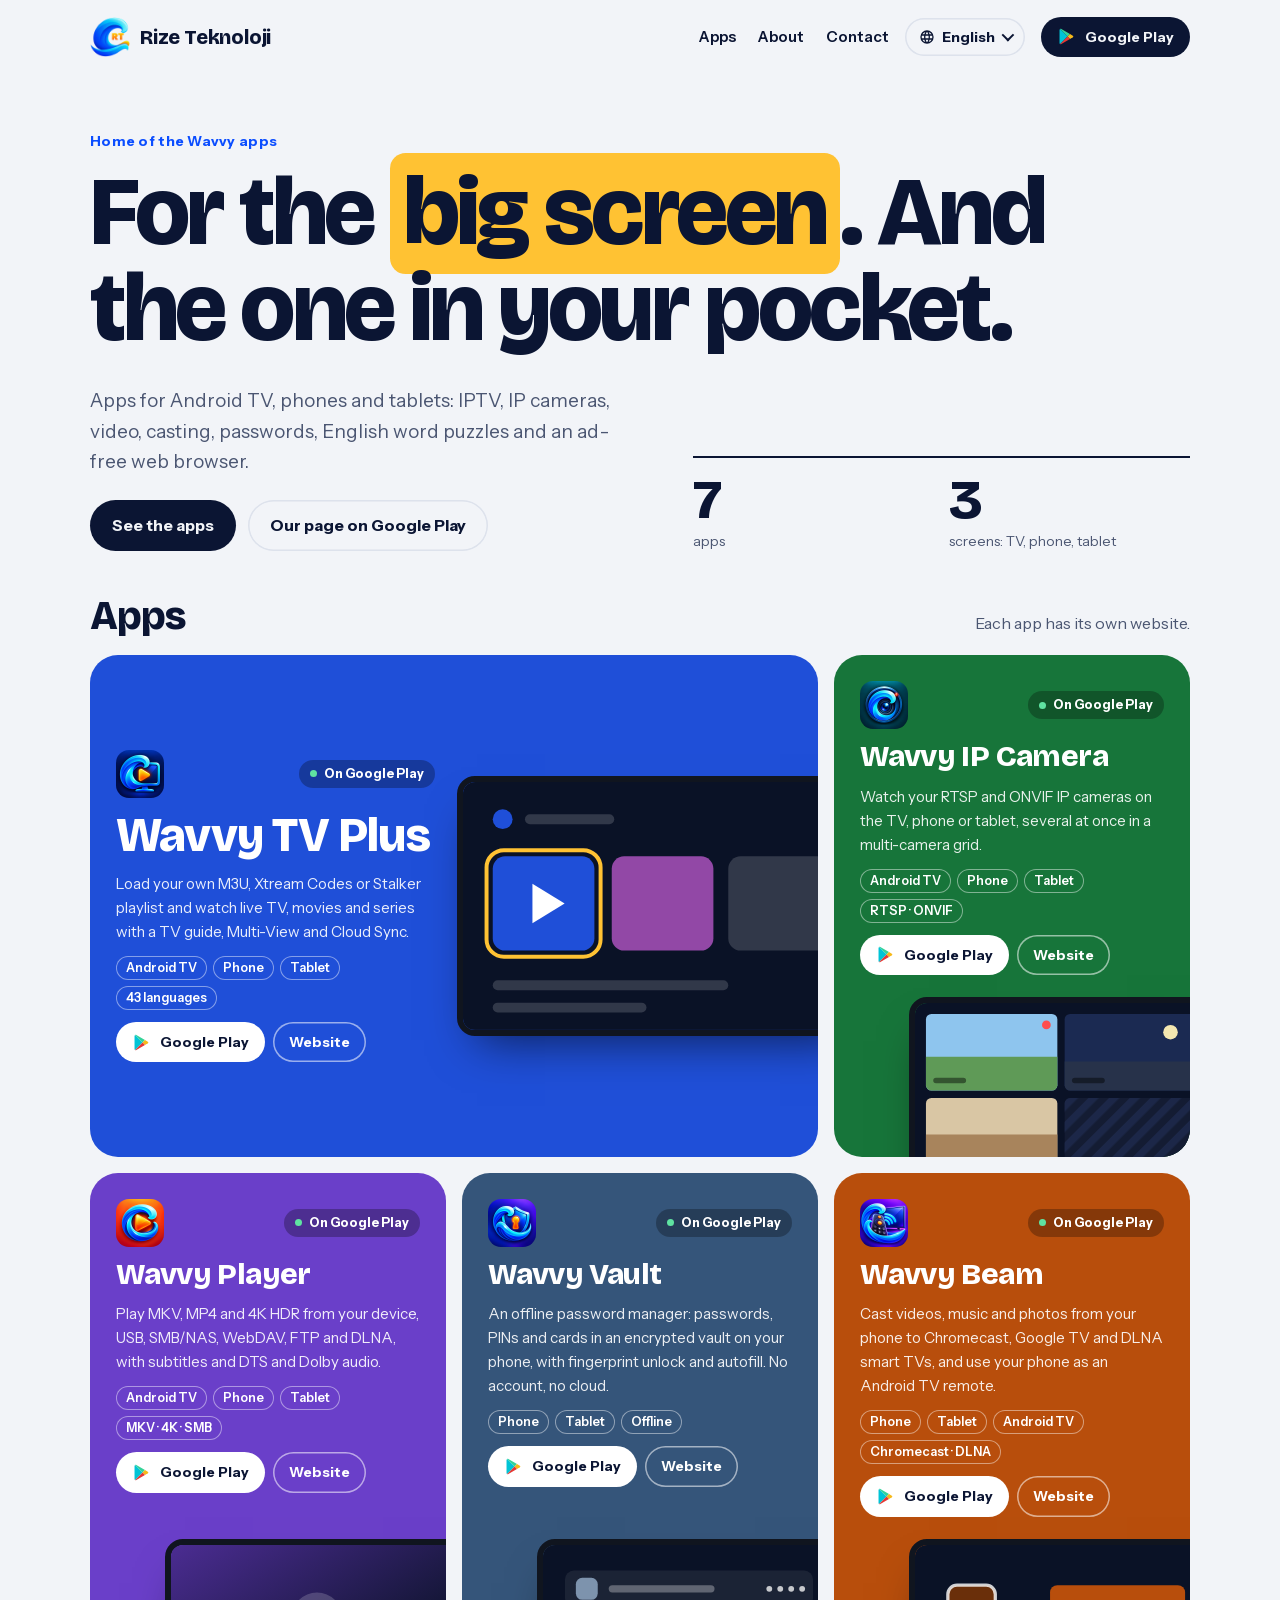
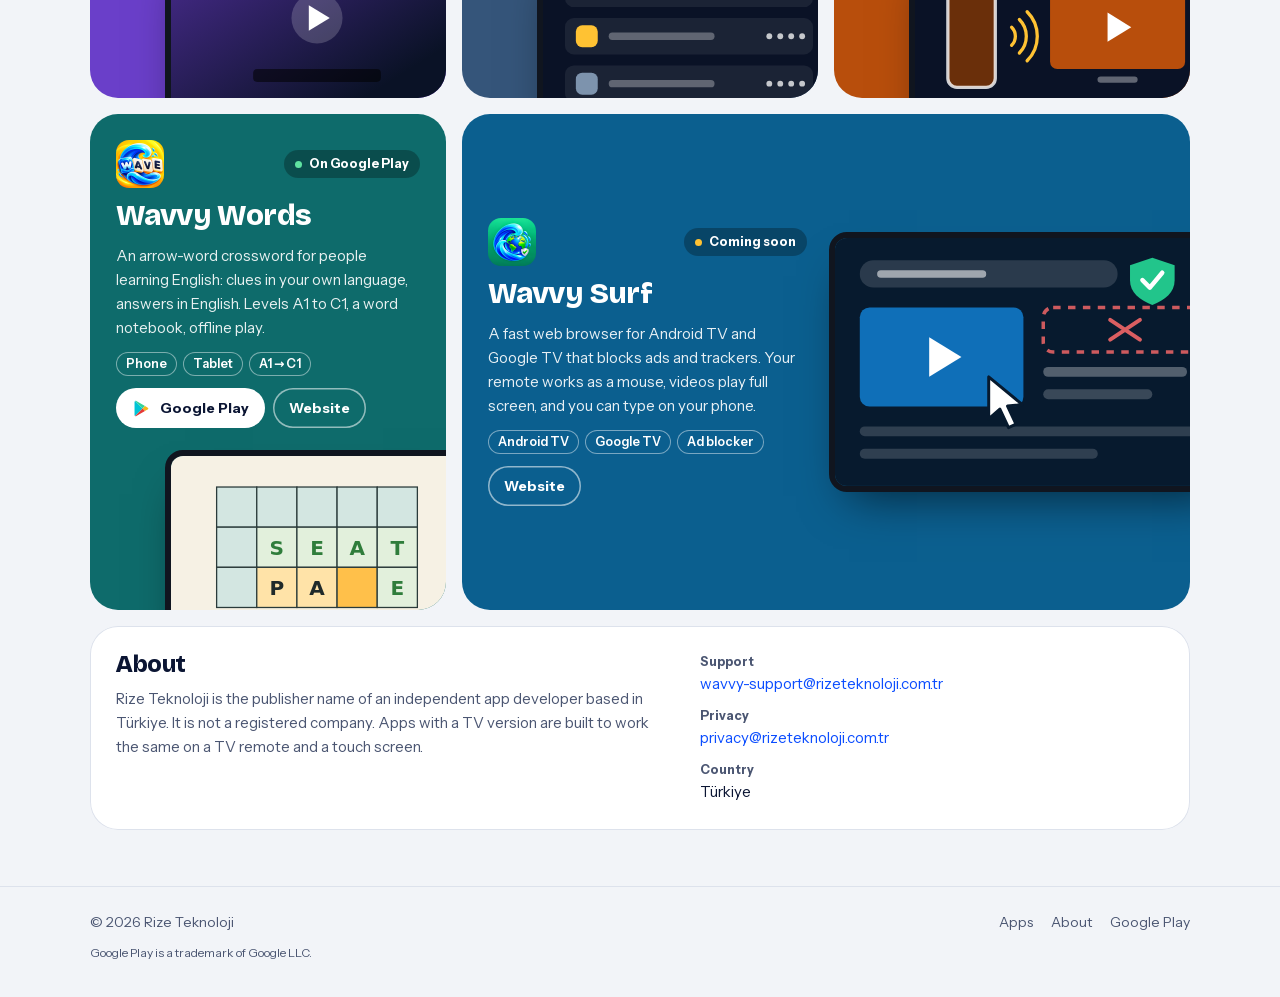
<file: index.html>
<!doctype html>
<html lang="en">
<head>
<meta charset="utf-8">
<meta name="viewport" content="width=device-width, initial-scale=1">
<title>Rize Teknoloji: Wavvy apps for Android TV, phone and tablet</title>
<meta name="description" content="Rize Teknoloji publishes the Wavvy apps for Android TV, phone and tablet: Wavvy TV Plus, Wavvy IP Camera, Wavvy Player, Wavvy Vault, Wavvy Beam, Wavvy Words and Wavvy Surf.">
<link rel="canonical" href="https://rizeteknoloji.com.tr/">
<link rel="alternate" hreflang="en" href="https://rizeteknoloji.com.tr/">
<link rel="alternate" hreflang="tr" href="https://rizeteknoloji.com.tr/tr/">
<link rel="alternate" hreflang="pt-BR" href="https://rizeteknoloji.com.tr/pt-br/">
<link rel="alternate" hreflang="de" href="https://rizeteknoloji.com.tr/de/">
<link rel="alternate" hreflang="es" href="https://rizeteknoloji.com.tr/es/">
<link rel="alternate" hreflang="fr" href="https://rizeteknoloji.com.tr/fr/">
<link rel="alternate" hreflang="nl" href="https://rizeteknoloji.com.tr/nl/">
<link rel="alternate" hreflang="hi" href="https://rizeteknoloji.com.tr/hi/">
<link rel="alternate" hreflang="x-default" href="https://rizeteknoloji.com.tr/">
<link rel="icon" href="/favicon.png" sizes="192x192" type="image/png">
<link rel="icon" href="/favicon.ico" sizes="48x48">
<link rel="apple-touch-icon" href="/apple-touch-icon.png">
<meta name="theme-color" content="#0b1533">
<meta property="og:site_name" content="Rize Teknoloji">
<meta property="og:title" content="Rize Teknoloji">
<meta property="og:description" content="The Wavvy apps for Android TV, phone and tablet.">
<meta property="og:url" content="https://rizeteknoloji.com.tr/">
<meta property="og:type" content="website">
<meta property="og:locale" content="en_US">
<meta property="og:image" content="https://tvplus.rizeteknoloji.com.tr/img/og.jpg">
<link rel="stylesheet" href="/fonts/wavvy.css">
<style>
/* Vitrin: büyük başlık, her uygulama kendi renginde bir kutu. Renkli kutuların üstüne hep beyaz yazı gelir. */
:root{
  --bg:#f2f4f8; --card:#fff; --line:#dde2ec; --ink:#0b1533; --muted:#4b5672; --accent:#0b4dff;
  --tv:#1f4fd8; --cam:#17753a; --player:#6a3fc9; --vault:#35557a; --beam:#b84e0c; --words:#0e6b6b; --surf:#0b5f8f;
  --gold:#ffc233; --navy:#0b1533; --bezel:#10151f;
  --display:"Bricolage Grotesque","Arial Narrow",system-ui,-apple-system,"Segoe UI",Roboto,Arial,sans-serif;
  --body:"Instrument Sans",system-ui,-apple-system,"Segoe UI",Roboto,Arial,sans-serif;
}
@media (prefers-color-scheme:dark){:root{
  --bg:#070c1c; --card:#111a35; --line:#242e54; --ink:#eef2ff; --muted:#a3adc9; --accent:#7b9cff;
}}
*{box-sizing:border-box}
html{-webkit-text-size-adjust:100%;scroll-behavior:smooth}
body{margin:0;background:var(--bg);color:var(--ink);font:16px/1.6 var(--body);overflow-x:hidden}
a{color:inherit;text-decoration:none}
h1,h2,h3,p,ul,dl,dd{margin:0;padding:0}
ul{list-style:none}
img,svg{display:block}
.w{max-width:1148px;margin:0 auto;padding:0 24px}
section{scroll-margin-top:16px}
:focus-visible{outline:3px solid var(--accent);outline-offset:3px;border-radius:6px}

/* üst çubuk */
.hd .w{display:flex;align-items:center;gap:16px;height:74px}
.brand{display:flex;align-items:center;gap:10px;font:800 20px/1 var(--display);letter-spacing:-.01em;white-space:nowrap}
.brand img{width:40px;height:40px;border-radius:12px}
.nav{display:flex;gap:22px;margin-left:auto;font-weight:600;font-size:15px}
.nav a{white-space:nowrap}
.nav a:hover{color:var(--accent)}
.btn{display:inline-flex;align-items:center;gap:9px;font-weight:700;border-radius:999px;padding:13px 22px;white-space:nowrap}
.btn.solid{background:var(--ink);color:var(--bg)}
.btn.ghost{box-shadow:inset 0 0 0 1.5px var(--line)}
.btn.ghost:hover{box-shadow:inset 0 0 0 1.5px var(--ink)}
.btn svg{flex:none;width:19px;height:19px}
.hd .btn{padding:9px 16px;font-size:14px}

/* dil menüsü */
.lang{position:relative}
.lang summary{list-style:none;cursor:pointer;display:flex;align-items:center;gap:7px;font-size:14px;font-weight:700;border-radius:999px;padding:8px 14px;box-shadow:inset 0 0 0 1.5px var(--line);white-space:nowrap}
.lang summary::-webkit-details-marker{display:none}
.lang summary svg{width:16px;height:16px;fill:currentColor}
.lang summary::after{content:"";width:7px;height:7px;border:solid currentColor;border-width:0 2px 2px 0;transform:rotate(45deg) translateY(-2px)}
.lang .short{display:none}
.lang[open] summary{box-shadow:inset 0 0 0 1.5px var(--ink)}
.lang ul{position:absolute;right:0;top:calc(100% + 8px);z-index:10;min-width:190px;padding:6px;border-radius:16px;background:var(--card);box-shadow:0 0 0 1px var(--line),0 18px 40px -12px rgba(11,21,51,.35)}
.lang li a{display:block;padding:8px 12px;border-radius:10px;font-size:15px;font-weight:600}
.lang li a:hover{background:var(--bg)}
.lang li a[aria-current]{color:var(--accent)}

/* açılış */
.hero{padding:56px 0 44px}
.eyebrow{font-weight:700;font-size:14px;color:var(--accent);letter-spacing:.02em}
h1{font:800 clamp(40px,8.6vw,98px)/.98 var(--display);letter-spacing:-.035em;margin:12px 0 30px;text-wrap:balance}
mark{color:var(--navy);background:var(--gold);padding:0 .14em .04em;border-radius:.16em;-webkit-box-decoration-break:clone;box-decoration-break:clone}
.herorow{display:grid;grid-template-columns:1.1fr 1fr;gap:28px 56px;align-items:end}
.herorow>*{min-width:0}
.lead{font-size:19px;color:var(--muted);max-width:52ch;margin-bottom:22px}
.btns{display:flex;flex-wrap:wrap;gap:12px;align-items:center}
.facts{display:grid;grid-template-columns:repeat(2,1fr);gap:16px;border-top:2px solid var(--ink);padding-top:14px}
.facts li{font-size:14px;color:var(--muted);line-height:1.35}
.facts b{display:block;font:800 clamp(34px,5vw,56px)/1 var(--display);color:var(--ink);letter-spacing:-.03em;margin-bottom:4px}

/* uygulamalar */
.sect{display:flex;flex-wrap:wrap;gap:8px 20px;align-items:baseline;justify-content:space-between;margin-bottom:18px}
h2{font:800 clamp(26px,3.4vw,40px)/1.05 var(--display);letter-spacing:-.025em}
.sect p{color:var(--muted)}
.bento{display:grid;grid-template-columns:repeat(6,1fr);gap:16px;padding-bottom:56px}
.tile{grid-column:span 2;border-radius:28px;background:var(--c);color:#fff;padding:26px;display:flex;flex-direction:column;gap:22px;overflow:hidden;min-width:0}
.tile .txt{display:flex;flex-direction:column;gap:12px;min-width:0}
.tile .top{display:flex;align-items:center;gap:12px;justify-content:space-between}
.tile .top img{width:48px;height:48px;border-radius:13px;background:#fff}
.st{display:inline-flex;align-items:center;gap:7px;font-size:12.5px;font-weight:700;white-space:nowrap;border-radius:999px;padding:4px 11px;background:rgba(0,0,0,.28);color:#fff}
.st::before{content:"";width:7px;height:7px;border-radius:50%;background:var(--gold)}
.st.live::before{background:#5fe3a1}
.tile h3{font:800 30px/1.05 var(--display);letter-spacing:-.02em}
.tile p{font-size:15px;color:rgba(255,255,255,.9)}
.tags{display:flex;flex-wrap:wrap;gap:6px}
.tags li{font-size:12.5px;font-weight:600;border-radius:999px;padding:2px 10px;box-shadow:inset 0 0 0 1px rgba(255,255,255,.45)}
.acts{display:flex;flex-wrap:wrap;gap:8px;align-items:center}
.tile .btn{font-size:14px;padding:9px 16px}
.tile .btn.solid{background:#fff;color:var(--navy)}
.tile .btn.ghost{box-shadow:inset 0 0 0 1.5px rgba(255,255,255,.55)}
.tile .btn.ghost:hover{box-shadow:inset 0 0 0 1.5px #fff}
.tile :focus-visible{outline-color:#fff}
.art{margin:auto -16% -20% 16%}
.art svg{width:100%;height:auto;border:6px solid var(--bezel);border-radius:18px;box-shadow:0 24px 44px -20px rgba(0,0,0,.6)}
.tile.wide{grid-column:span 4;display:grid;grid-template-columns:1fr 1.05fr;align-items:center}
.tile.wide .art{margin:0 -22% 0 0}
.tile.wide h3{font-size:clamp(30px,4.4vw,48px)}
/* Surf geniş masaüstünde 4 sütun (Words ile aynı sırada); 900px altında sıradan kutu. */
.tile.wide2{grid-column:span 4;display:grid;grid-template-columns:1fr 1.05fr;align-items:center}
.tile.wide2 .art{margin:0 -22% 0 0}
.tile.about{grid-column:span 6;background:var(--card);color:var(--ink);box-shadow:inset 0 0 0 1px var(--line);display:grid;grid-template-columns:1.2fr 1fr;gap:28px;align-items:start}
.tile.about>*{min-width:0}
.tile.about h3{font-size:24px;margin-bottom:10px}
.tile.about p{color:var(--muted)}
.tile.about dl{display:grid;gap:10px;font-size:15px}
.tile.about dt{font-size:12.5px;font-weight:700;color:var(--muted)}
.tile.about dd{overflow-wrap:anywhere}
.tile.about a{color:var(--accent)}
.tile.about :focus-visible{outline-color:var(--accent)}

/* alt bilgi */
footer{border-top:1px solid var(--line);padding:24px 0 34px;color:var(--muted);font-size:14px}
footer .w{display:flex;flex-wrap:wrap;gap:10px 24px;justify-content:space-between}
footer nav{display:flex;flex-wrap:wrap;gap:6px 18px}
footer a:hover{color:var(--ink)}
footer small{display:block;flex-basis:100%;font-size:12px}

/* Devanagari gibi yüksek harfli yazılar sıkışmasın */
html[lang="hi"] h1{line-height:1.22;letter-spacing:0}
html[lang="hi"] h2,html[lang="hi"] .tile.about h3{letter-spacing:0;line-height:1.3}

@media (max-width:900px){
  .nav{display:none}
  .lang{margin-left:auto}
  .herorow{grid-template-columns:1fr}
  .bento{grid-template-columns:1fr 1fr}
  .tile{grid-column:span 1}
  .tile.wide,.tile.about{grid-column:span 2}
  .tile.wide2{grid-column:span 1;display:flex}
  .tile.wide2 .art{margin:auto -16% -20% 16%}
}
@media (max-width:600px){
  .w{padding:0 16px}
  .hd .w{height:64px;gap:10px}
  .hd .btn{display:none}
  .lang .full{display:none}
  .lang .short{display:inline}
  .lang summary{padding:8px 12px}
  .brand{font-size:18px}
  .hero{padding:36px 0 36px}
  .lead{font-size:17px}
  .facts{gap:10px}
  .bento{grid-template-columns:1fr}
  .tile.wide,.tile.about{grid-column:span 1;grid-template-columns:1fr}
  .tile.wide .art{margin:0 -16% -20% 16%}
}
@media (prefers-reduced-motion:reduce){html{scroll-behavior:auto}}
</style>
<script type="application/ld+json">
{"@context":"https://schema.org","@graph":[
 {"@type":"WebSite","name":"Rize Teknoloji","alternateName":"rizeteknoloji.com.tr","url":"https://rizeteknoloji.com.tr/","inLanguage":["en", "tr", "pt-BR", "de", "es", "fr", "nl", "hi"]},
 {"@type":"Organization","name":"Rize Teknoloji","url":"https://rizeteknoloji.com.tr/","logo":"https://rizeteknoloji.com.tr/favicon.png"}
]}
</script>
<script>(function(){var m={"tr":"/tr/","pt-br":"/pt-br/","pt":"/pt-br/","de":"/de/","es":"/es/","fr":"/fr/","nl":"/nl/","hi":"/hi/"},s=null;try{s=localStorage.getItem("lang")}catch(e){}var l=(s||navigator.language||"").toLowerCase(),p=m[l]||m[l.split("-")[0]];if(p)location.replace(p)})();</script>
</head>
<body>
<svg width="0" height="0" style="position:absolute" aria-hidden="true">
  <symbol id="gp" viewBox="0 0 24 24"><path fill="#00c4d6" d="M4 2.5 13.3 12 4 21.5a1.6 1.6 0 0 1-.8-1.4V3.9c0-.6.3-1.1.8-1.4z"/><path fill="#34d399" d="M16.4 8.9 13.3 12 4 2.5c.4-.3 1-.3 1.5 0l10.9 6.4z"/><path fill="#f6b91a" d="M20 11a1.2 1.2 0 0 1 0 2l-3.6 2.1-3.1-3.1 3.1-3.1L20 11z"/><path fill="#e53935" d="M16.4 15.1 5.5 21.5c-.5.3-1.1.3-1.5 0l9.3-9.5 3.1 3.1z"/></symbol>
</svg>

<header class="hd">
 <div class="w">
  <a class="brand" href="/"><img src="/favicon.png" alt="" width="40" height="40">Rize Teknoloji</a>
  <nav class="nav" aria-label="Sections">
   <a href="#apps">Apps</a>
   <a href="#about">About</a>
   <a href="#contact">Contact</a>
  </nav>
  <details class="lang">
   <summary aria-label="Language"><svg viewBox="0 0 24 24" aria-hidden="true"><path d="M12 2a10 10 0 1 0 0 20 10 10 0 0 0 0-20zm6.9 6h-3a15.7 15.7 0 0 0-1.4-3.6A8 8 0 0 1 18.9 8zM12 4a14 14 0 0 1 1.9 4h-3.8A14 14 0 0 1 12 4zM4.3 14a8.2 8.2 0 0 1 0-4h3.4a16.5 16.5 0 0 0 0 4H4.3zm.8 2h3a15.7 15.7 0 0 0 1.4 3.6A8 8 0 0 1 5.1 16zm3-8h-3a8 8 0 0 1 4.4-3.6A15.7 15.7 0 0 0 8.1 8zM12 20a14 14 0 0 1-1.9-4h3.8A14 14 0 0 1 12 20zm2.3-6H9.7a14.7 14.7 0 0 1 0-4h4.6a14.7 14.7 0 0 1 0 4zm.2 5.6a15.7 15.7 0 0 0 1.4-3.6h3a8 8 0 0 1-4.4 3.6zM16.3 14a16.5 16.5 0 0 0 0-4h3.4a8.2 8.2 0 0 1 0 4h-3.4z"/></svg><span class="full">English</span><span class="short">EN</span></summary>
   <ul>
    <li><a href="/" hreflang="en" lang="en" aria-current="page">English</a></li>
    <li><a href="/tr/" hreflang="tr" lang="tr">Türkçe</a></li>
    <li><a href="/pt-br/" hreflang="pt-BR" lang="pt-BR">Português (Brasil)</a></li>
    <li><a href="/de/" hreflang="de" lang="de">Deutsch</a></li>
    <li><a href="/es/" hreflang="es" lang="es">Español</a></li>
    <li><a href="/fr/" hreflang="fr" lang="fr">Français</a></li>
    <li><a href="/nl/" hreflang="nl" lang="nl">Nederlands</a></li>
    <li><a href="/hi/" hreflang="hi" lang="hi">हिन्दी</a></li>
   </ul>
  </details>
  <a class="btn solid" href="https://play.google.com/store/apps/developer?id=Rize+Teknoloji&amp;hl=en"><svg aria-hidden="true"><use href="#gp"/></svg>Google Play</a>
 </div>
</header>

<main>
 <section class="hero">
  <div class="w">
   <p class="eyebrow">Home of the Wavvy apps</p>
   <h1>For the <mark>big screen</mark>. And the one in your pocket.</h1>
   <div class="herorow">
    <div>
     <p class="lead">Apps for Android TV, phones and tablets: IPTV, IP cameras, video, casting, passwords, English word puzzles and an ad-free web browser.</p>
     <div class="btns"><a class="btn solid" href="#apps">See the apps</a><a class="btn ghost" href="https://play.google.com/store/apps/developer?id=Rize+Teknoloji&amp;hl=en">Our page on Google Play</a></div>
    </div>
    <ul class="facts"><li><b>7</b>apps</li><li><b>3</b>screens: TV, phone, tablet</li></ul>
   </div>
  </div>
 </section>

 <section id="apps">
  <div class="w">
   <div class="sect"><h2>Apps</h2><p>Each app has its own website.</p></div>
   <div class="bento">
    <article class="tile wide" style="--c:var(--tv)">
     <div class="txt">
      <div class="top"><img src="/img/wavvy-tv-plus.png?v=47f30e9c" alt="" width="48" height="48" loading="lazy"><span class="st live">On Google Play</span></div>
      <h3>Wavvy TV Plus</h3>
      <p>Load your own M3U, Xtream Codes or Stalker playlist and watch live TV, movies and series with a TV guide, Multi-View and Cloud Sync.</p>
      <ul class="tags"><li>Android TV</li><li>Phone</li><li>Tablet</li><li>43 languages</li></ul>
      <div class="acts"><a class="btn solid" href="https://play.google.com/store/apps/details?id=com.wavvy.tvplus&amp;hl=en"><svg aria-hidden="true"><use href="#gp"/></svg>Google Play</a><a class="btn ghost" href="https://tvplus.rizeteknoloji.com.tr/">Website</a></div>
     </div>
     <div class="art"><svg viewBox="0 0 160 100" aria-hidden="true"><rect width="160" height="100" fill="#0a1226"/><circle cx="16" cy="15" r="4" fill="#1f4fd8"/><rect x="25" y="13" width="36" height="4" rx="2" fill="#fff" opacity=".16"/><rect x="12" y="30" width="41" height="38" rx="5" fill="#1f4fd8"/><rect x="9.5" y="27.5" width="46" height="43" rx="7" fill="none" stroke="#ffc233" stroke-width="1.6"/><path d="M28 41v16l13-8z" fill="#fff"/><rect x="60" y="30" width="41" height="38" rx="5" fill="#9248a6"/><rect x="107" y="30" width="41" height="38" rx="5" fill="#fff" opacity=".16"/><rect x="12" y="80" width="95" height="4" rx="2" fill="#fff" opacity=".16"/><rect x="12" y="89" width="62" height="4" rx="2" fill="#fff" opacity=".16"/></svg></div>
    </article>
    <article class="tile" style="--c:var(--cam)">
     <div class="txt">
      <div class="top"><img src="/img/wavvy-cam.png?v=cc6f16b5" alt="" width="48" height="48" loading="lazy"><span class="st live">On Google Play</span></div>
      <h3>Wavvy IP Camera</h3>
      <p>Watch your RTSP and ONVIF IP cameras on the TV, phone or tablet, several at once in a multi-camera grid.</p>
      <ul class="tags"><li>Android TV</li><li>Phone</li><li>Tablet</li><li>RTSP · ONVIF</li></ul>
      <div class="acts"><a class="btn solid" href="https://play.google.com/store/apps/details?id=com.wavvy.cam&amp;hl=en"><svg aria-hidden="true"><use href="#gp"/></svg>Google Play</a><a class="btn ghost" href="https://cam.rizeteknoloji.com.tr/">Website</a></div>
     </div>
     <div class="art"><svg viewBox="0 0 160 100" aria-hidden="true"><defs><pattern id="ns" width="8" height="8" patternUnits="userSpaceOnUse" patternTransform="rotate(45)"><rect width="4" height="8" fill="#1c2748"/></pattern></defs><rect width="160" height="100" fill="#0a1226"/><rect x="6" y="6" width="72" height="42" rx="3" fill="#8ec5ee"/><path d="M6 29.5h72V45a3 3 0 0 1-3 3H9a3 3 0 0 1-3-3z" fill="#5f9a57"/><circle cx="72" cy="12" r="2.4" fill="#ff4d4d"/><rect x="82" y="6" width="72" height="42" rx="3" fill="#1b2a52"/><path d="M82 32h72v13a3 3 0 0 1-3 3H85a3 3 0 0 1-3-3z" fill="#27324a"/><circle cx="140" cy="16" r="4" fill="#f4e7b0"/><rect x="6" y="52" width="72" height="42" rx="3" fill="#d9c6a4"/><path d="M6 72h72v19a3 3 0 0 1-3 3H9a3 3 0 0 1-3-3z" fill="#a8845c"/><rect x="82" y="52" width="72" height="42" rx="3" fill="#141c33"/><rect x="82" y="52" width="72" height="42" rx="3" fill="url(#ns)"/><g fill="#000" opacity=".45"><rect x="10" y="41" width="18" height="3" rx="1.5"/><rect x="86" y="41" width="18" height="3" rx="1.5"/><rect x="10" y="87" width="18" height="3" rx="1.5"/><rect x="86" y="87" width="18" height="3" rx="1.5"/></g></svg></div>
    </article>
    <article class="tile" style="--c:var(--player)">
     <div class="txt">
      <div class="top"><img src="/img/wavvy-player.png?v=ecd8351e" alt="" width="48" height="48" loading="lazy"><span class="st live">On Google Play</span></div>
      <h3>Wavvy Player</h3>
      <p>Play MKV, MP4 and 4K HDR from your device, USB, SMB/NAS, WebDAV, FTP and DLNA, with subtitles and DTS and Dolby audio.</p>
      <ul class="tags"><li>Android TV</li><li>Phone</li><li>Tablet</li><li>MKV · 4K · SMB</li></ul>
      <div class="acts"><a class="btn solid" href="https://play.google.com/store/apps/details?id=com.wavvy.player&amp;hl=en"><svg aria-hidden="true"><use href="#gp"/></svg>Google Play</a><a class="btn ghost" href="https://player.rizeteknoloji.com.tr/">Website</a></div>
     </div>
     <div class="art"><svg viewBox="0 0 160 100" aria-hidden="true"><defs><linearGradient id="pl" x1="0" y1="0" x2="1" y2="1"><stop offset="0" stop-color="#4b2c92"/><stop offset=".75" stop-color="#0a1226"/></linearGradient></defs><rect width="160" height="100" fill="url(#pl)"/><circle cx="80" cy="40" r="14" fill="#fff" opacity=".18"/><path d="M75.5 33v14l11.5-7z" fill="#fff"/><rect x="45" y="68" width="70" height="7" rx="2.2" fill="#000" opacity=".55"/><rect x="13" y="86" width="134" height="3" rx="1.5" fill="#fff" opacity=".22"/><rect x="13" y="86" width="56" height="3" rx="1.5" fill="#ffc233"/></svg></div>
    </article>
    <article class="tile" style="--c:var(--vault)">
     <div class="txt">
      <div class="top"><img src="/img/wavvy-vault.png?v=b48cde3c" alt="" width="48" height="48" loading="lazy"><span class="st live">On Google Play</span></div>
      <h3>Wavvy Vault</h3>
      <p>An offline password manager: passwords, PINs and cards in an encrypted vault on your phone, with fingerprint unlock and autofill. No account, no cloud.</p>
      <ul class="tags"><li>Phone</li><li>Tablet</li><li>Offline</li></ul>
      <div class="acts"><a class="btn solid" href="https://play.google.com/store/apps/details?id=com.wavvy.vault&amp;hl=en"><svg aria-hidden="true"><use href="#gp"/></svg>Google Play</a><a class="btn ghost" href="https://vault.rizeteknoloji.com.tr/">Website</a></div>
     </div>
     <div class="art"><svg viewBox="0 0 160 100" aria-hidden="true"><rect width="160" height="100" fill="#0a1226"/><rect x="12" y="14" width="136" height="20" rx="5" fill="#fff" opacity=".07"/><rect x="18" y="18" width="12" height="12" rx="3.5" fill="#7d93ad"/><rect x="36" y="22" width="58" height="4" rx="2" fill="#fff" opacity=".3"/><g fill="#fff" opacity=".75"><circle cx="124" cy="24" r="1.6"/><circle cx="130" cy="24" r="1.6"/><circle cx="136" cy="24" r="1.6"/><circle cx="142" cy="24" r="1.6"/></g><rect x="12" y="40" width="136" height="20" rx="5" fill="#fff" opacity=".07"/><rect x="18" y="44" width="12" height="12" rx="3.5" fill="#ffc233"/><rect x="36" y="48" width="58" height="4" rx="2" fill="#fff" opacity=".3"/><g fill="#fff" opacity=".75"><circle cx="124" cy="50" r="1.6"/><circle cx="130" cy="50" r="1.6"/><circle cx="136" cy="50" r="1.6"/><circle cx="142" cy="50" r="1.6"/></g><rect x="12" y="66" width="136" height="20" rx="5" fill="#fff" opacity=".07"/><rect x="18" y="70" width="12" height="12" rx="3.5" fill="#7d93ad"/><rect x="36" y="74" width="58" height="4" rx="2" fill="#fff" opacity=".3"/><g fill="#fff" opacity=".75"><circle cx="124" cy="76" r="1.6"/><circle cx="130" cy="76" r="1.6"/><circle cx="136" cy="76" r="1.6"/><circle cx="142" cy="76" r="1.6"/></g></svg></div>
    </article>
    <article class="tile" style="--c:var(--beam)">
     <div class="txt">
      <div class="top"><img src="/img/wavvy-beam.png?v=8de315ca" alt="" width="48" height="48" loading="lazy"><span class="st live">On Google Play</span></div>
      <h3>Wavvy Beam</h3>
      <p>Cast videos, music and photos from your phone to Chromecast, Google TV and DLNA smart TVs, and use your phone as an Android TV remote.</p>
      <ul class="tags"><li>Phone</li><li>Tablet</li><li>Android TV</li><li>Chromecast · DLNA</li></ul>
      <div class="acts"><a class="btn solid" href="https://play.google.com/store/apps/details?id=com.wavvy.beam&amp;hl=en"><svg aria-hidden="true"><use href="#gp"/></svg>Google Play</a><a class="btn ghost" href="https://beam.rizeteknoloji.com.tr/">Website</a></div>
     </div>
     <div class="art"><svg viewBox="0 0 160 100" aria-hidden="true"><rect width="160" height="100" fill="#0a1226"/><rect x="18" y="22" width="26" height="56" rx="5" fill="#6a2f0a" stroke="#fff" stroke-opacity=".8" stroke-width="1.8"/><g fill="none" stroke="#ffc233" stroke-width="1.8" stroke-linecap="round"><path d="M52.95 45.05a7 7 0 0 1 0 9.9"/><path d="M57.19 40.81a13 13 0 0 1 0 18.38"/><path d="M61.44 36.56a19 19 0 0 1 0 26.88"/></g><rect x="74" y="22" width="74" height="46" rx="4" fill="#b84e0c"/><rect x="100" y="72" width="22" height="3.5" rx="1.75" fill="#fff" opacity=".35"/><path d="M105.5 37v16l13-8z" fill="#fff"/></svg></div>
    </article>
    <article class="tile" style="--c:var(--words)">
     <div class="txt">
      <div class="top"><img src="/img/wavvy-words.png?v=c1e95c54" alt="" width="48" height="48" loading="lazy"><span class="st live">On Google Play</span></div>
      <h3>Wavvy Words</h3>
      <p>An arrow-word crossword for people learning English: clues in your own language, answers in English. Levels A1 to C1, a word notebook, offline play.</p>
      <ul class="tags"><li>Phone</li><li>Tablet</li><li>A1 → C1</li></ul>
      <div class="acts"><a class="btn solid" href="https://play.google.com/store/apps/details?id=com.wavvy.words&amp;hl=en"><svg aria-hidden="true"><use href="#gp"/></svg>Google Play</a><a class="btn ghost" href="https://words.rizeteknoloji.com.tr/">Website</a></div>
     </div>
     <div class="art"><svg viewBox="0 0 160 100" aria-hidden="true"><rect width="160" height="100" fill="#f6f1e4"/><g stroke="#2a3b3a" stroke-width=".7" font-family="system-ui,-apple-system,Segoe UI,Roboto,Arial,sans-serif" font-weight="700" font-size="11" text-anchor="middle"><rect x="25" y="17" width="22" height="22" fill="#d3e6e1"/><rect x="47" y="17" width="22" height="22" fill="#d3e6e1"/><rect x="69" y="17" width="22" height="22" fill="#d3e6e1"/><rect x="91" y="17" width="22" height="22" fill="#d3e6e1"/><rect x="113" y="17" width="22" height="22" fill="#d3e6e1"/><rect x="25" y="39" width="22" height="22" fill="#d3e6e1"/><rect x="47" y="39" width="22" height="22" fill="#e2f0dc"/><text x="58" y="54" stroke="none" fill="#2f7d3b">S</text><rect x="69" y="39" width="22" height="22" fill="#e2f0dc"/><text x="80" y="54" stroke="none" fill="#2f7d3b">E</text><rect x="91" y="39" width="22" height="22" fill="#e2f0dc"/><text x="102" y="54" stroke="none" fill="#2f7d3b">A</text><rect x="113" y="39" width="22" height="22" fill="#e2f0dc"/><text x="124" y="54" stroke="none" fill="#2f7d3b">T</text><rect x="25" y="61" width="22" height="22" fill="#d3e6e1"/><rect x="47" y="61" width="22" height="22" fill="#ffe3a8"/><text x="58" y="76" stroke="none" fill="#1f2a2a">P</text><rect x="69" y="61" width="22" height="22" fill="#ffe3a8"/><text x="80" y="76" stroke="none" fill="#1f2a2a">A</text><rect x="91" y="61" width="22" height="22" fill="#ffc04a"/><rect x="113" y="61" width="22" height="22" fill="#e2f0dc"/><text x="124" y="76" stroke="none" fill="#2f7d3b">E</text></g></svg></div>
    </article>
    <article class="tile wide2" style="--c:var(--surf)">
     <div class="txt">
      <div class="top"><img src="/img/wavvy-surf.png?v=6e816096" alt="" width="48" height="48" loading="lazy"><span class="st">Coming soon</span></div>
      <h3>Wavvy Surf</h3>
      <p>A fast web browser for Android TV and Google TV that blocks ads and trackers. Your remote works as a mouse, videos play full screen, and you can type on your phone.</p>
      <ul class="tags"><li>Android TV</li><li>Google TV</li><li>Ad blocker</li></ul>
      <div class="acts"><a class="btn ghost" href="https://surf.rizeteknoloji.com.tr/">Website</a></div>
     </div>
     <div class="art"><svg viewBox="0 0 160 100" aria-hidden="true"><rect width="160" height="100" fill="#071a2e"/><rect x="10" y="9" width="104" height="11" rx="5.5" fill="#fff" opacity=".14"/><rect x="17" y="13" width="44" height="3" rx="1.5" fill="#fff" opacity=".55"/><path d="M128 8l9 3v6c0 5-4 8-9 10-5-2-9-5-9-10v-6z" fill="#22c58b"/><path d="M124 17l3 3 5-6" fill="none" stroke="#fff" stroke-width="1.8" stroke-linecap="round" stroke-linejoin="round"/><rect x="10" y="28" width="66" height="40" rx="4" fill="#0f6fb8"/><path d="M38 40v16l13-8z" fill="#fff"/><rect x="84" y="28" width="66" height="18" rx="4" fill="none" stroke="#ff6b6b" stroke-width="1.4" stroke-dasharray="3 3" opacity=".8"/><path d="M111 33l12 8M123 33l-12 8" stroke="#ff6b6b" stroke-width="1.6" stroke-linecap="round" opacity=".85"/><rect x="84" y="52" width="58" height="4" rx="2" fill="#fff" opacity=".3"/><rect x="84" y="61" width="44" height="4" rx="2" fill="#fff" opacity=".2"/><rect x="10" y="76" width="140" height="4" rx="2" fill="#fff" opacity=".16"/><rect x="10" y="85" width="96" height="4" rx="2" fill="#fff" opacity=".16"/><path d="M62 56l0 17 4.5-4 3.5 7.5 3-1.4-3.4-7.3 6-.6z" fill="#fff" stroke="#071a2e" stroke-width="1.2" stroke-linejoin="round"/></svg></div>
    </article>
    <div class="tile about" id="about">
     <div><h3>About</h3><p>Rize Teknoloji is the publisher name of an independent app developer based in Türkiye. It is not a registered company. Apps with a TV version are built to work the same on a TV remote and a touch screen.</p></div>
     <dl id="contact">
      <div><dt>Support</dt><dd><a href="mailto:wavvy-support@rizeteknoloji.com.tr">wavvy-support@rizeteknoloji.com.tr</a></dd></div>
      <div><dt>Privacy</dt><dd><a href="mailto:privacy@rizeteknoloji.com.tr">privacy@rizeteknoloji.com.tr</a></dd></div>
      <div><dt>Country</dt><dd>Türkiye</dd></div>
     </dl>
    </div>
   </div>
  </div>
 </section>
</main>

<footer>
 <div class="w">
  <span>© <span id="y">2026</span> Rize Teknoloji</span>
  <nav aria-label="Sections"><a href="#apps">Apps</a><a href="#about">About</a><a href="https://play.google.com/store/apps/developer?id=Rize+Teknoloji&amp;hl=en">Google Play</a></nav>
  <small>Google Play is a trademark of Google LLC.</small>
 </div>
</footer>

<script>
(function(){
  var d=document.querySelector('.lang');
  document.addEventListener('click',function(e){ if(d.open&&!d.contains(e.target)) d.open=false; });
  document.addEventListener('keydown',function(e){ if(e.key==='Escape') d.open=false; });
  d.querySelectorAll('a').forEach(function(a){
    a.addEventListener('click',function(){ try{ localStorage.setItem('lang',a.getAttribute('hreflang')); }catch(e){} });
  });
  document.getElementById('y').textContent=new Date().getFullYear();
})();
</script>
</body>
</html>
</file>
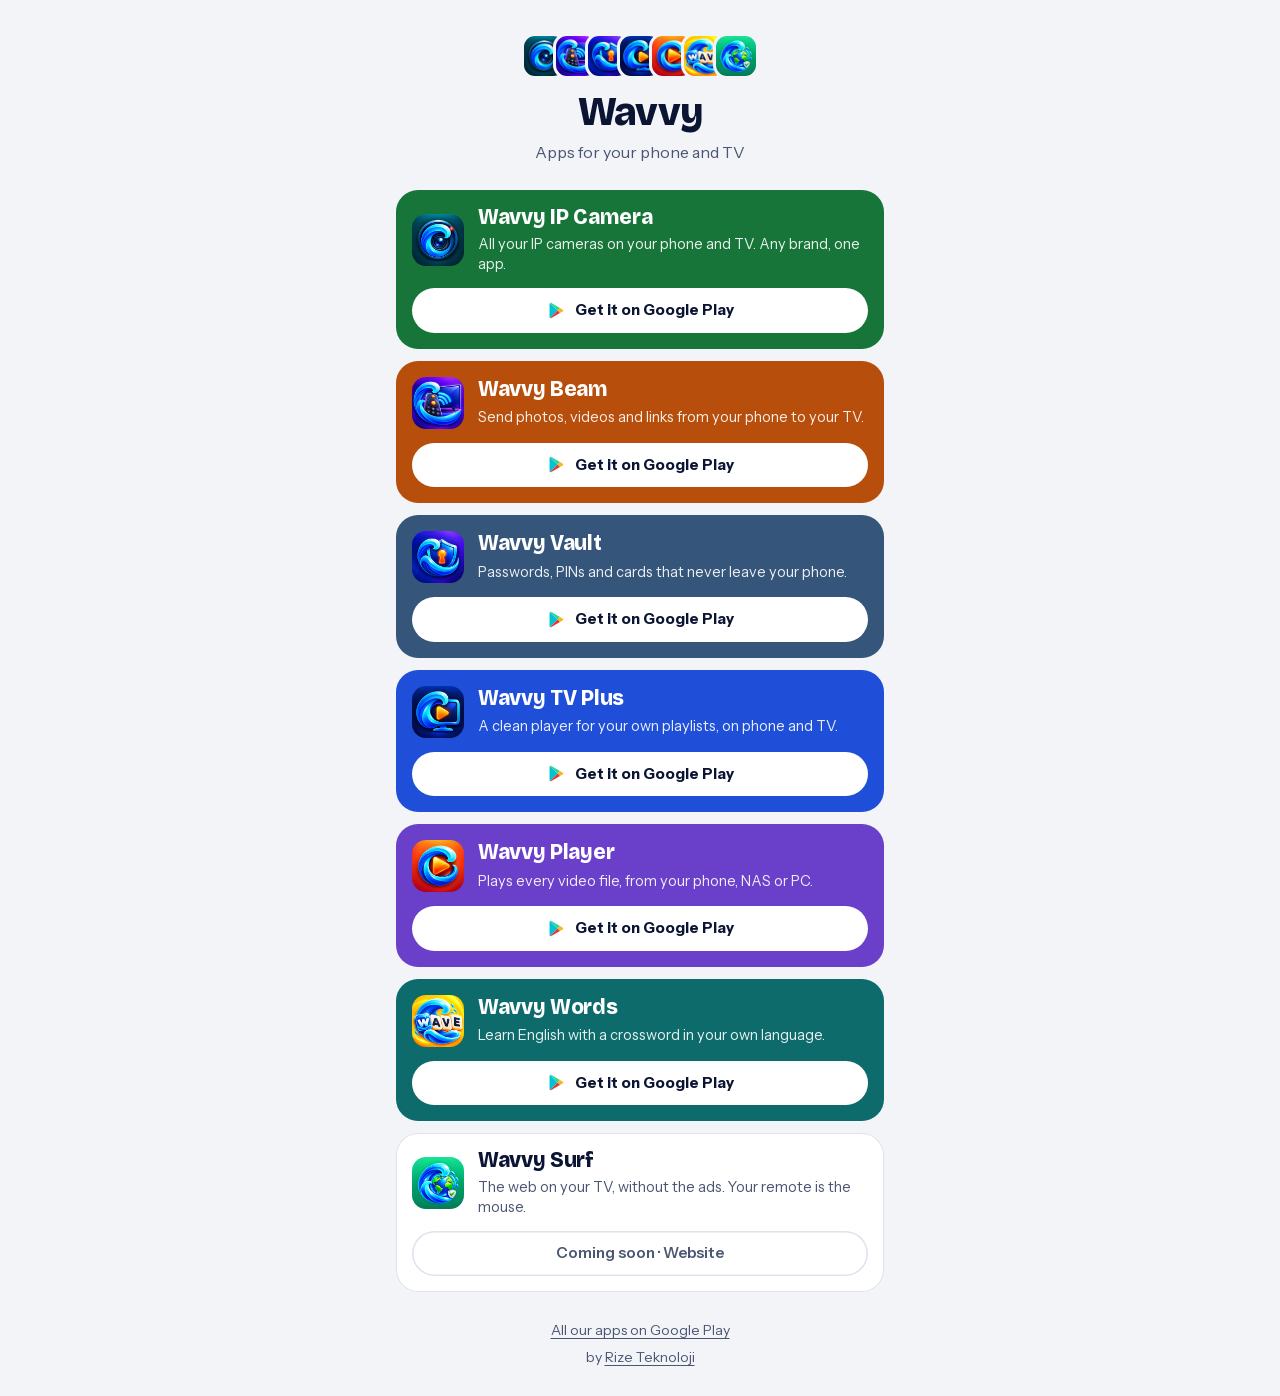
<file: apps/index.html>
<!doctype html>
<html lang="en">
<head>
<meta charset="utf-8">
<meta name="viewport" content="width=device-width, initial-scale=1">
<title>Wavvy apps</title>
<meta name="description" content="All Wavvy apps for Android phone, tablet and TV in one place.">
<meta name="robots" content="noindex">
<link rel="canonical" href="https://rizeteknoloji.com.tr/apps/">
<link rel="icon" href="/favicon.png" sizes="192x192" type="image/png">
<link rel="icon" href="/favicon.ico" sizes="48x48">
<link rel="apple-touch-icon" href="/apple-touch-icon.png">
<meta name="theme-color" content="#0b1533">
<meta property="og:site_name" content="Wavvy">
<meta property="og:title" content="Wavvy apps">
<meta property="og:description" content="Apps for your phone and TV.">
<meta property="og:url" content="https://rizeteknoloji.com.tr/apps/">
<meta property="og:type" content="website">
<meta property="og:image" content="https://tvplus.rizeteknoloji.com.tr/img/og.jpg">
<link rel="stylesheet" href="/fonts/wavvy.css">
<style>
/* Sosyal medya bio linki: tek sütun, telefon için. Renkler ana sayfayla aynı; her uygulama kendi renginde satır. */
:root{
  --bg:#f2f4f8; --card:#fff; --line:#dde2ec; --ink:#0b1533; --muted:#4b5672; --accent:#0b4dff;
  --tv:#1f4fd8; --cam:#17753a; --player:#6a3fc9; --vault:#35557a; --beam:#b84e0c; --words:#0e6b6b; --surf:#0b5f8f;
  --gold:#ffc233; --navy:#0b1533;
  --display:"Bricolage Grotesque","Arial Narrow",system-ui,-apple-system,"Segoe UI",Roboto,Arial,sans-serif;
  --body:"Instrument Sans",system-ui,-apple-system,"Segoe UI",Roboto,Arial,sans-serif;
}
@media (prefers-color-scheme:dark){:root{
  --bg:#070c1c; --card:#111a35; --line:#242e54; --ink:#eef2ff; --muted:#a3adc9; --accent:#7b9cff;
}}
*{box-sizing:border-box}
html{-webkit-text-size-adjust:100%}
body{margin:0;background:var(--bg);color:var(--ink);font:16px/1.5 var(--body)}
a{color:inherit;text-decoration:none}
h1,h2,p,ul{margin:0;padding:0}
ul{list-style:none}
img,svg{display:block}
:focus-visible{outline:3px solid var(--accent);outline-offset:3px;border-radius:6px}
.w{max-width:520px;margin:0 auto;padding:36px 16px 28px}

.hd{text-align:center;margin-bottom:26px}
.icons{display:flex;justify-content:center;margin-bottom:16px}
.icons img{width:40px;height:40px;border-radius:11px;background:#fff;box-shadow:0 0 0 3px var(--bg);margin-left:-8px}
.icons img:first-child{margin-left:0}
h1{font:800 40px/1 var(--display);letter-spacing:-.03em}
.hd p{color:var(--muted);margin-top:8px}

.apps{display:grid;gap:12px}
.app{display:grid;grid-template-columns:52px 1fr;gap:6px 14px;align-items:center;border-radius:22px;background:var(--c);color:#fff;padding:16px}
.app img{grid-row:span 2;width:52px;height:52px;border-radius:14px;background:#fff}
.app h2{font:800 21px/1.1 var(--display);letter-spacing:-.015em}
.app p{font-size:14.5px;line-height:1.35;color:rgba(255,255,255,.9)}
.app .act{grid-column:1/-1;display:flex;align-items:center;justify-content:center;gap:9px;margin-top:8px;border-radius:999px;padding:11px 16px;font-weight:700;font-size:15px;background:#fff;color:var(--navy)}
.app .act svg{width:19px;height:19px}
.app:hover .act{background:var(--gold)}
.app :focus-visible,.app:focus-visible{outline-color:#fff}
.app.soon{background:var(--card);color:var(--ink);box-shadow:inset 0 0 0 1px var(--line)}
.app.soon p{color:var(--muted)}
.app.soon .act{background:none;color:var(--muted);box-shadow:inset 0 0 0 1.5px var(--line);font-weight:600}
.app.soon:hover .act{background:none;color:var(--ink);box-shadow:inset 0 0 0 1.5px var(--ink)}

footer{text-align:center;color:var(--muted);font-size:14px;margin-top:28px;display:grid;gap:6px}
footer a{text-decoration:underline;text-underline-offset:3px}
footer a:hover{color:var(--ink)}
</style>
</head>
<body>
<svg width="0" height="0" style="position:absolute" aria-hidden="true">
  <symbol id="gp" viewBox="0 0 24 24"><path fill="#00c4d6" d="M4 2.5 13.3 12 4 21.5a1.6 1.6 0 0 1-.8-1.4V3.9c0-.6.3-1.1.8-1.4z"/><path fill="#34d399" d="M16.4 8.9 13.3 12 4 2.5c.4-.3 1-.3 1.5 0l10.9 6.4z"/><path fill="#f6b91a" d="M20 11a1.2 1.2 0 0 1 0 2l-3.6 2.1-3.1-3.1 3.1-3.1L20 11z"/><path fill="#e53935" d="M16.4 15.1 5.5 21.5c-.5.3-1.1.3-1.5 0l9.3-9.5 3.1 3.1z"/></symbol>
</svg>
<main class="w">
 <header class="hd">
  <div class="icons"><img src="/img/wavvy-cam.png?v=cc6f16b5" alt="" width="40" height="40"><img src="/img/wavvy-beam.png?v=8de315ca" alt="" width="40" height="40"><img src="/img/wavvy-vault.png?v=b48cde3c" alt="" width="40" height="40"><img src="/img/wavvy-tv-plus.png?v=47f30e9c" alt="" width="40" height="40"><img src="/img/wavvy-player.png?v=ecd8351e" alt="" width="40" height="40"><img src="/img/wavvy-words.png?v=c1e95c54" alt="" width="40" height="40"><img src="/img/wavvy-surf.png?v=6e816096" alt="" width="40" height="40"></div>
  <h1>Wavvy</h1>
  <p>Apps for your phone and TV</p>
 </header>
 <ul class="apps">
  <li><a class="app" href="https://play.google.com/store/apps/details?id=com.wavvy.cam&amp;referrer=utm_source%3Dlinkinbio%26utm_medium%3Dsocial" data-pkg="com.wavvy.cam" style="--c:var(--cam)"><img src="/img/wavvy-cam.png?v=cc6f16b5" alt="" width="52" height="52"><h2>Wavvy IP Camera</h2><p>All your IP cameras on your phone and TV. Any brand, one app.</p><span class="act"><svg aria-hidden="true"><use href="#gp"/></svg>Get it on Google Play</span></a></li>
  <li><a class="app" href="https://play.google.com/store/apps/details?id=com.wavvy.beam&amp;referrer=utm_source%3Dlinkinbio%26utm_medium%3Dsocial" data-pkg="com.wavvy.beam" style="--c:var(--beam)"><img src="/img/wavvy-beam.png?v=8de315ca" alt="" width="52" height="52"><h2>Wavvy Beam</h2><p>Send photos, videos and links from your phone to your TV.</p><span class="act"><svg aria-hidden="true"><use href="#gp"/></svg>Get it on Google Play</span></a></li>
  <li><a class="app" href="https://play.google.com/store/apps/details?id=com.wavvy.vault&amp;referrer=utm_source%3Dlinkinbio%26utm_medium%3Dsocial" data-pkg="com.wavvy.vault" style="--c:var(--vault)"><img src="/img/wavvy-vault.png?v=b48cde3c" alt="" width="52" height="52"><h2>Wavvy Vault</h2><p>Passwords, PINs and cards that never leave your phone.</p><span class="act"><svg aria-hidden="true"><use href="#gp"/></svg>Get it on Google Play</span></a></li>
  <li><a class="app" href="https://play.google.com/store/apps/details?id=com.wavvy.tvplus&amp;referrer=utm_source%3Dlinkinbio%26utm_medium%3Dsocial" data-pkg="com.wavvy.tvplus" style="--c:var(--tv)"><img src="/img/wavvy-tv-plus.png?v=47f30e9c" alt="" width="52" height="52"><h2>Wavvy TV Plus</h2><p>A clean player for your own playlists, on phone and TV.</p><span class="act"><svg aria-hidden="true"><use href="#gp"/></svg>Get it on Google Play</span></a></li>
  <li><a class="app" href="https://play.google.com/store/apps/details?id=com.wavvy.player&amp;referrer=utm_source%3Dlinkinbio%26utm_medium%3Dsocial" data-pkg="com.wavvy.player" style="--c:var(--player)"><img src="/img/wavvy-player.png?v=ecd8351e" alt="" width="52" height="52"><h2>Wavvy Player</h2><p>Plays every video file, from your phone, NAS or PC.</p><span class="act"><svg aria-hidden="true"><use href="#gp"/></svg>Get it on Google Play</span></a></li>
  <li><a class="app" href="https://play.google.com/store/apps/details?id=com.wavvy.words&amp;referrer=utm_source%3Dlinkinbio%26utm_medium%3Dsocial" data-pkg="com.wavvy.words" style="--c:var(--words)"><img src="/img/wavvy-words.png?v=c1e95c54" alt="" width="52" height="52"><h2>Wavvy Words</h2><p>Learn English with a crossword in your own language.</p><span class="act"><svg aria-hidden="true"><use href="#gp"/></svg>Get it on Google Play</span></a></li>
  <li><a class="app soon" href="https://surf.rizeteknoloji.com.tr/" style="--c:var(--surf)"><img src="/img/wavvy-surf.png?v=6e816096" alt="" width="52" height="52"><h2>Wavvy Surf</h2><p>The web on your TV, without the ads. Your remote is the mouse.</p><span class="act">Coming soon · Website</span></a></li>
 </ul>
 <footer>
  <a href="https://play.google.com/store/apps/developer?id=Rize+Teknoloji">All our apps on Google Play</a>
  <span>by <a href="/">Rize Teknoloji</a></span>
 </footer>
</main>
<script>
/* Bio linkinin sonundaki ?s=instagram|tiktok|youtube|facebook, Play linklerine utm_source olarak geçer;
   Play Console'un kullanıcı edinme raporu hangi platformun indirme getirdiğini buradan ayırır. */
(function(){
  var s = (new URLSearchParams(location.search).get('s') || '').toLowerCase();
  if (!/^[a-z0-9_-]{1,24}$/.test(s)) return;
  var ref = encodeURIComponent('utm_source=' + s + '&utm_medium=social&utm_campaign=linkinbio');
  document.querySelectorAll('a[data-pkg]').forEach(function(a){
    a.href = 'https://play.google.com/store/apps/details?id=' + a.dataset.pkg + '&referrer=' + ref;
  });
})();
</script>
</body>
</html>
</file>
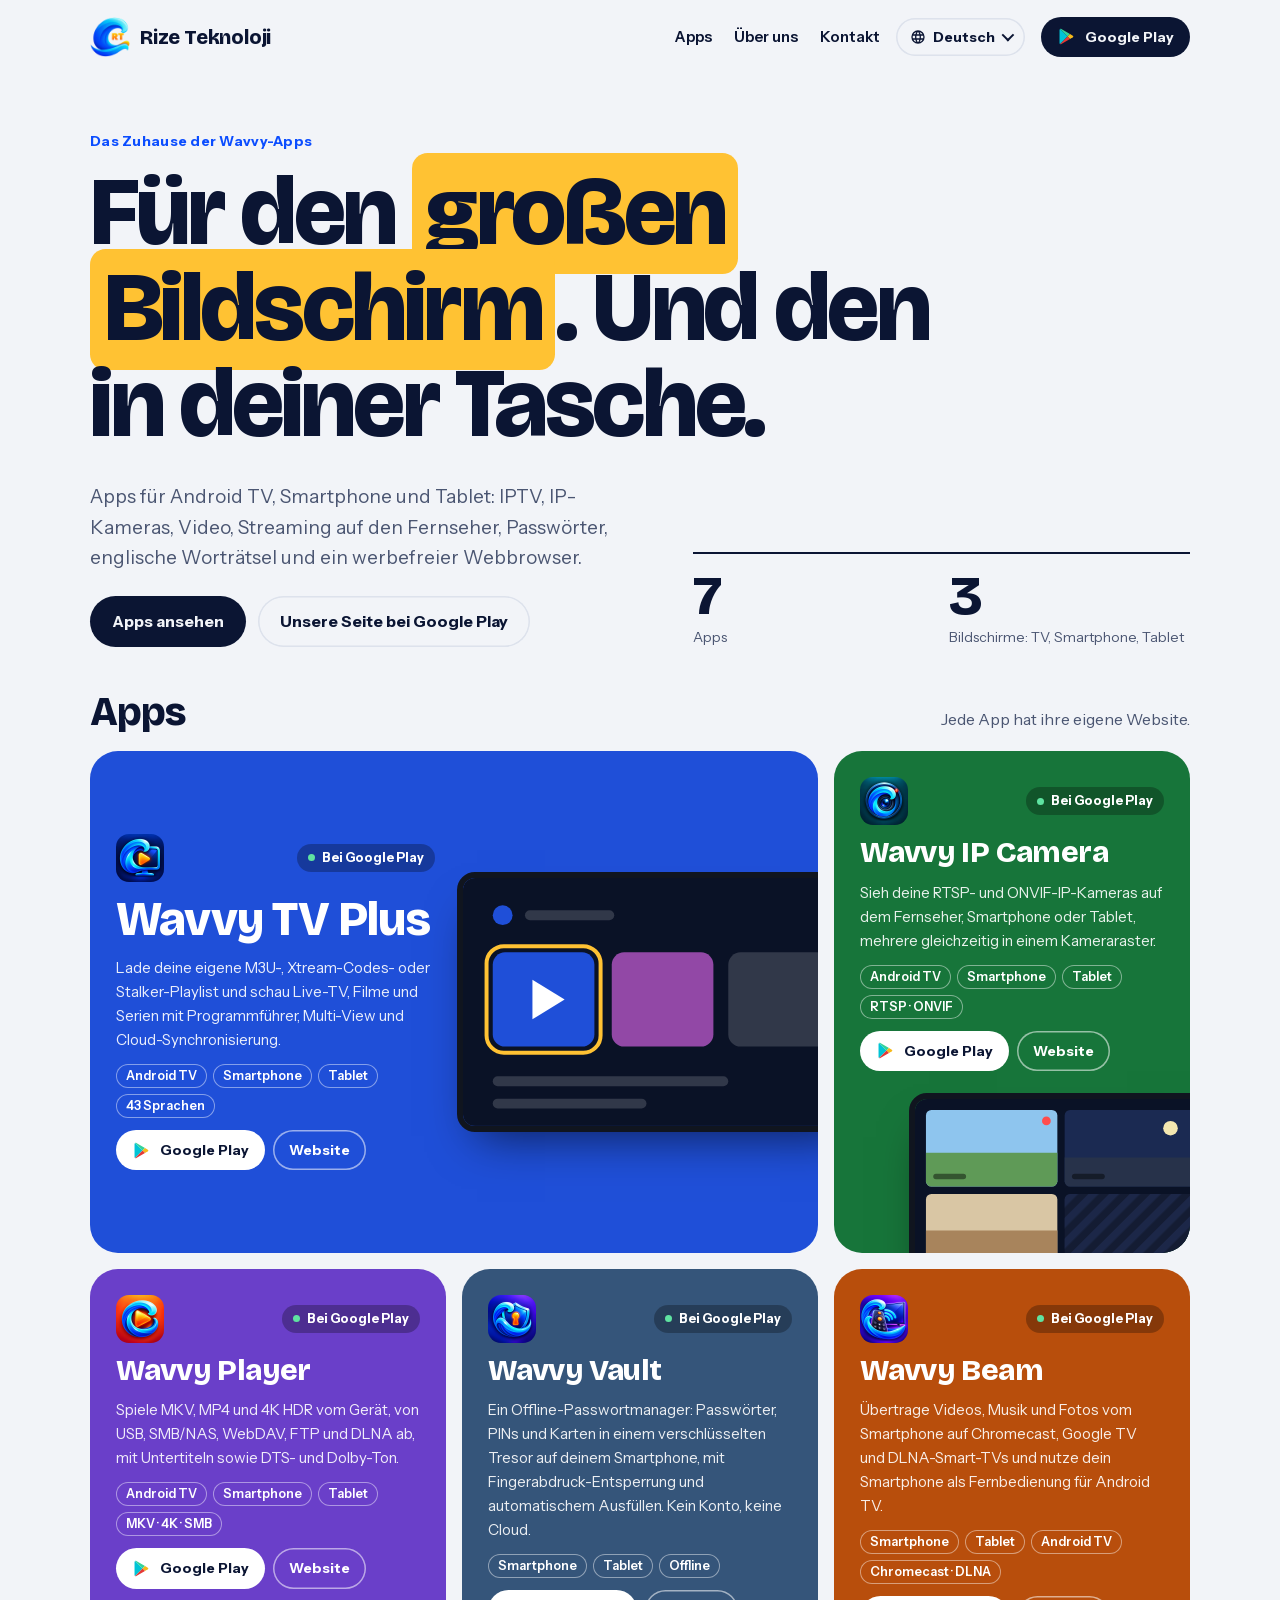
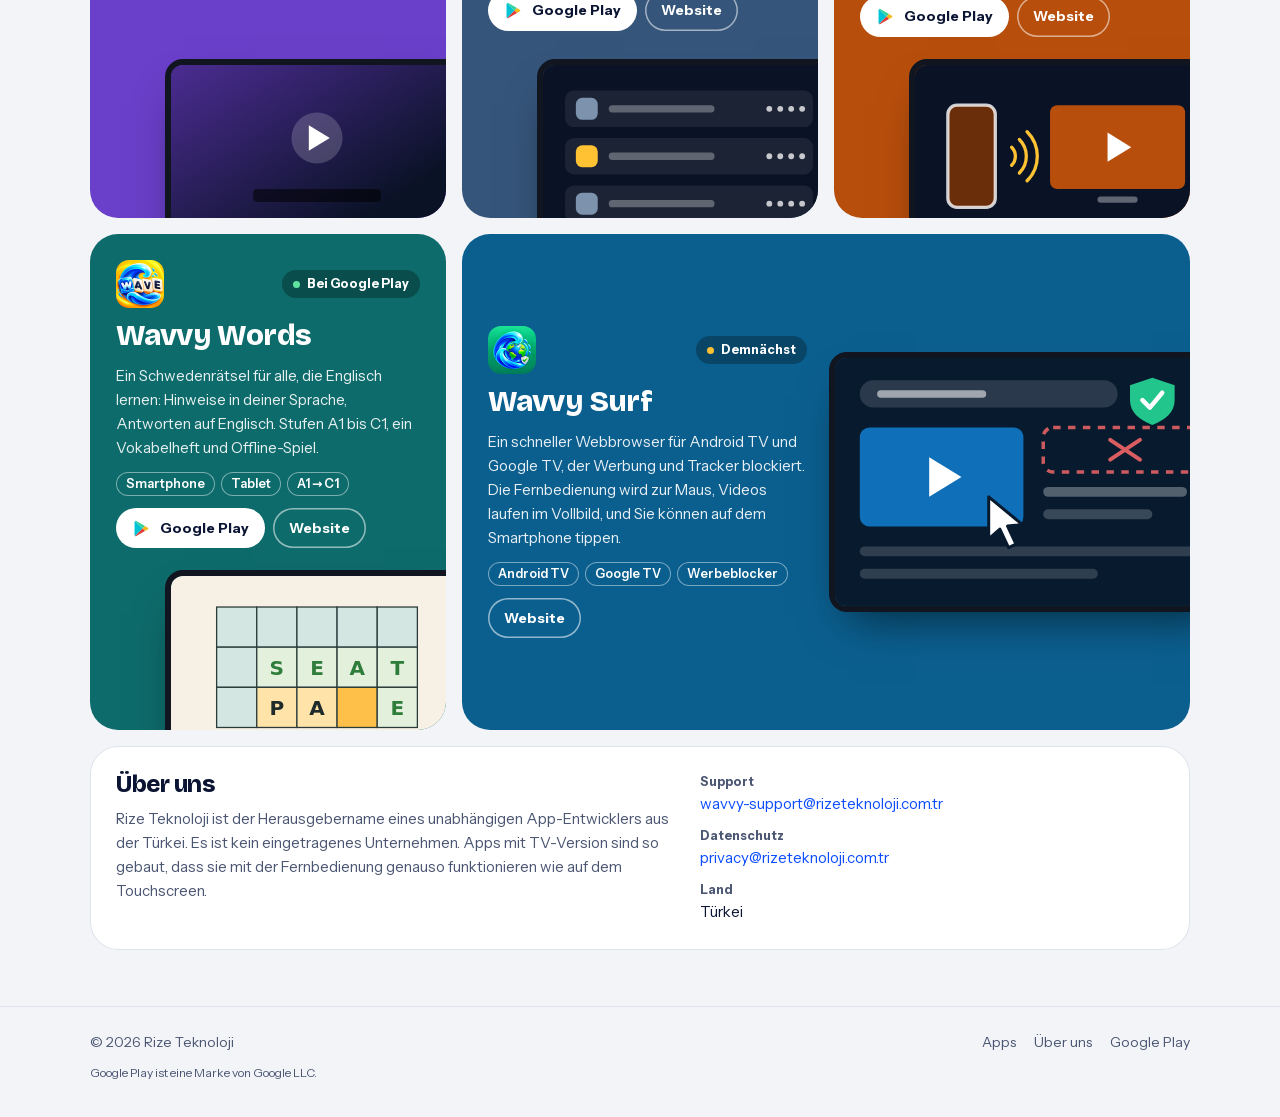
<file: de/index.html>
<!doctype html>
<html lang="de">
<head>
<meta charset="utf-8">
<meta name="viewport" content="width=device-width, initial-scale=1">
<title>Rize Teknoloji: Wavvy-Apps für Android TV, Smartphone und Tablet</title>
<meta name="description" content="Rize Teknoloji veröffentlicht die Wavvy-Apps für Android TV, Smartphone und Tablet: Wavvy TV Plus, Wavvy IP Camera, Wavvy Player, Wavvy Vault, Wavvy Beam, Wavvy Words und Wavvy Surf.">
<link rel="canonical" href="https://rizeteknoloji.com.tr/de/">
<link rel="alternate" hreflang="en" href="https://rizeteknoloji.com.tr/">
<link rel="alternate" hreflang="tr" href="https://rizeteknoloji.com.tr/tr/">
<link rel="alternate" hreflang="pt-BR" href="https://rizeteknoloji.com.tr/pt-br/">
<link rel="alternate" hreflang="de" href="https://rizeteknoloji.com.tr/de/">
<link rel="alternate" hreflang="es" href="https://rizeteknoloji.com.tr/es/">
<link rel="alternate" hreflang="fr" href="https://rizeteknoloji.com.tr/fr/">
<link rel="alternate" hreflang="nl" href="https://rizeteknoloji.com.tr/nl/">
<link rel="alternate" hreflang="hi" href="https://rizeteknoloji.com.tr/hi/">
<link rel="alternate" hreflang="x-default" href="https://rizeteknoloji.com.tr/">
<link rel="icon" href="/favicon.png" sizes="192x192" type="image/png">
<link rel="icon" href="/favicon.ico" sizes="48x48">
<link rel="apple-touch-icon" href="/apple-touch-icon.png">
<meta name="theme-color" content="#0b1533">
<meta property="og:site_name" content="Rize Teknoloji">
<meta property="og:title" content="Rize Teknoloji">
<meta property="og:description" content="Die Wavvy-Apps für Android TV, Smartphone und Tablet.">
<meta property="og:url" content="https://rizeteknoloji.com.tr/de/">
<meta property="og:type" content="website">
<meta property="og:locale" content="de_DE">
<meta property="og:image" content="https://tvplus.rizeteknoloji.com.tr/img/og.jpg">
<link rel="stylesheet" href="/fonts/wavvy.css">
<style>
/* Vitrin: büyük başlık, her uygulama kendi renginde bir kutu. Renkli kutuların üstüne hep beyaz yazı gelir. */
:root{
  --bg:#f2f4f8; --card:#fff; --line:#dde2ec; --ink:#0b1533; --muted:#4b5672; --accent:#0b4dff;
  --tv:#1f4fd8; --cam:#17753a; --player:#6a3fc9; --vault:#35557a; --beam:#b84e0c; --words:#0e6b6b; --surf:#0b5f8f;
  --gold:#ffc233; --navy:#0b1533; --bezel:#10151f;
  --display:"Bricolage Grotesque","Arial Narrow",system-ui,-apple-system,"Segoe UI",Roboto,Arial,sans-serif;
  --body:"Instrument Sans",system-ui,-apple-system,"Segoe UI",Roboto,Arial,sans-serif;
}
@media (prefers-color-scheme:dark){:root{
  --bg:#070c1c; --card:#111a35; --line:#242e54; --ink:#eef2ff; --muted:#a3adc9; --accent:#7b9cff;
}}
*{box-sizing:border-box}
html{-webkit-text-size-adjust:100%;scroll-behavior:smooth}
body{margin:0;background:var(--bg);color:var(--ink);font:16px/1.6 var(--body);overflow-x:hidden}
a{color:inherit;text-decoration:none}
h1,h2,h3,p,ul,dl,dd{margin:0;padding:0}
ul{list-style:none}
img,svg{display:block}
.w{max-width:1148px;margin:0 auto;padding:0 24px}
section{scroll-margin-top:16px}
:focus-visible{outline:3px solid var(--accent);outline-offset:3px;border-radius:6px}

/* üst çubuk */
.hd .w{display:flex;align-items:center;gap:16px;height:74px}
.brand{display:flex;align-items:center;gap:10px;font:800 20px/1 var(--display);letter-spacing:-.01em;white-space:nowrap}
.brand img{width:40px;height:40px;border-radius:12px}
.nav{display:flex;gap:22px;margin-left:auto;font-weight:600;font-size:15px}
.nav a{white-space:nowrap}
.nav a:hover{color:var(--accent)}
.btn{display:inline-flex;align-items:center;gap:9px;font-weight:700;border-radius:999px;padding:13px 22px;white-space:nowrap}
.btn.solid{background:var(--ink);color:var(--bg)}
.btn.ghost{box-shadow:inset 0 0 0 1.5px var(--line)}
.btn.ghost:hover{box-shadow:inset 0 0 0 1.5px var(--ink)}
.btn svg{flex:none;width:19px;height:19px}
.hd .btn{padding:9px 16px;font-size:14px}

/* dil menüsü */
.lang{position:relative}
.lang summary{list-style:none;cursor:pointer;display:flex;align-items:center;gap:7px;font-size:14px;font-weight:700;border-radius:999px;padding:8px 14px;box-shadow:inset 0 0 0 1.5px var(--line);white-space:nowrap}
.lang summary::-webkit-details-marker{display:none}
.lang summary svg{width:16px;height:16px;fill:currentColor}
.lang summary::after{content:"";width:7px;height:7px;border:solid currentColor;border-width:0 2px 2px 0;transform:rotate(45deg) translateY(-2px)}
.lang .short{display:none}
.lang[open] summary{box-shadow:inset 0 0 0 1.5px var(--ink)}
.lang ul{position:absolute;right:0;top:calc(100% + 8px);z-index:10;min-width:190px;padding:6px;border-radius:16px;background:var(--card);box-shadow:0 0 0 1px var(--line),0 18px 40px -12px rgba(11,21,51,.35)}
.lang li a{display:block;padding:8px 12px;border-radius:10px;font-size:15px;font-weight:600}
.lang li a:hover{background:var(--bg)}
.lang li a[aria-current]{color:var(--accent)}

/* açılış */
.hero{padding:56px 0 44px}
.eyebrow{font-weight:700;font-size:14px;color:var(--accent);letter-spacing:.02em}
h1{font:800 clamp(40px,8.6vw,98px)/.98 var(--display);letter-spacing:-.035em;margin:12px 0 30px;text-wrap:balance}
mark{color:var(--navy);background:var(--gold);padding:0 .14em .04em;border-radius:.16em;-webkit-box-decoration-break:clone;box-decoration-break:clone}
.herorow{display:grid;grid-template-columns:1.1fr 1fr;gap:28px 56px;align-items:end}
.herorow>*{min-width:0}
.lead{font-size:19px;color:var(--muted);max-width:52ch;margin-bottom:22px}
.btns{display:flex;flex-wrap:wrap;gap:12px;align-items:center}
.facts{display:grid;grid-template-columns:repeat(2,1fr);gap:16px;border-top:2px solid var(--ink);padding-top:14px}
.facts li{font-size:14px;color:var(--muted);line-height:1.35}
.facts b{display:block;font:800 clamp(34px,5vw,56px)/1 var(--display);color:var(--ink);letter-spacing:-.03em;margin-bottom:4px}

/* uygulamalar */
.sect{display:flex;flex-wrap:wrap;gap:8px 20px;align-items:baseline;justify-content:space-between;margin-bottom:18px}
h2{font:800 clamp(26px,3.4vw,40px)/1.05 var(--display);letter-spacing:-.025em}
.sect p{color:var(--muted)}
.bento{display:grid;grid-template-columns:repeat(6,1fr);gap:16px;padding-bottom:56px}
.tile{grid-column:span 2;border-radius:28px;background:var(--c);color:#fff;padding:26px;display:flex;flex-direction:column;gap:22px;overflow:hidden;min-width:0}
.tile .txt{display:flex;flex-direction:column;gap:12px;min-width:0}
.tile .top{display:flex;align-items:center;gap:12px;justify-content:space-between}
.tile .top img{width:48px;height:48px;border-radius:13px;background:#fff}
.st{display:inline-flex;align-items:center;gap:7px;font-size:12.5px;font-weight:700;white-space:nowrap;border-radius:999px;padding:4px 11px;background:rgba(0,0,0,.28);color:#fff}
.st::before{content:"";width:7px;height:7px;border-radius:50%;background:var(--gold)}
.st.live::before{background:#5fe3a1}
.tile h3{font:800 30px/1.05 var(--display);letter-spacing:-.02em}
.tile p{font-size:15px;color:rgba(255,255,255,.9)}
.tags{display:flex;flex-wrap:wrap;gap:6px}
.tags li{font-size:12.5px;font-weight:600;border-radius:999px;padding:2px 10px;box-shadow:inset 0 0 0 1px rgba(255,255,255,.45)}
.acts{display:flex;flex-wrap:wrap;gap:8px;align-items:center}
.tile .btn{font-size:14px;padding:9px 16px}
.tile .btn.solid{background:#fff;color:var(--navy)}
.tile .btn.ghost{box-shadow:inset 0 0 0 1.5px rgba(255,255,255,.55)}
.tile .btn.ghost:hover{box-shadow:inset 0 0 0 1.5px #fff}
.tile :focus-visible{outline-color:#fff}
.art{margin:auto -16% -20% 16%}
.art svg{width:100%;height:auto;border:6px solid var(--bezel);border-radius:18px;box-shadow:0 24px 44px -20px rgba(0,0,0,.6)}
.tile.wide{grid-column:span 4;display:grid;grid-template-columns:1fr 1.05fr;align-items:center}
.tile.wide .art{margin:0 -22% 0 0}
.tile.wide h3{font-size:clamp(30px,4.4vw,48px)}
/* Surf geniş masaüstünde 4 sütun (Words ile aynı sırada); 900px altında sıradan kutu. */
.tile.wide2{grid-column:span 4;display:grid;grid-template-columns:1fr 1.05fr;align-items:center}
.tile.wide2 .art{margin:0 -22% 0 0}
.tile.about{grid-column:span 6;background:var(--card);color:var(--ink);box-shadow:inset 0 0 0 1px var(--line);display:grid;grid-template-columns:1.2fr 1fr;gap:28px;align-items:start}
.tile.about>*{min-width:0}
.tile.about h3{font-size:24px;margin-bottom:10px}
.tile.about p{color:var(--muted)}
.tile.about dl{display:grid;gap:10px;font-size:15px}
.tile.about dt{font-size:12.5px;font-weight:700;color:var(--muted)}
.tile.about dd{overflow-wrap:anywhere}
.tile.about a{color:var(--accent)}
.tile.about :focus-visible{outline-color:var(--accent)}

/* alt bilgi */
footer{border-top:1px solid var(--line);padding:24px 0 34px;color:var(--muted);font-size:14px}
footer .w{display:flex;flex-wrap:wrap;gap:10px 24px;justify-content:space-between}
footer nav{display:flex;flex-wrap:wrap;gap:6px 18px}
footer a:hover{color:var(--ink)}
footer small{display:block;flex-basis:100%;font-size:12px}

/* Devanagari gibi yüksek harfli yazılar sıkışmasın */
html[lang="hi"] h1{line-height:1.22;letter-spacing:0}
html[lang="hi"] h2,html[lang="hi"] .tile.about h3{letter-spacing:0;line-height:1.3}

@media (max-width:900px){
  .nav{display:none}
  .lang{margin-left:auto}
  .herorow{grid-template-columns:1fr}
  .bento{grid-template-columns:1fr 1fr}
  .tile{grid-column:span 1}
  .tile.wide,.tile.about{grid-column:span 2}
  .tile.wide2{grid-column:span 1;display:flex}
  .tile.wide2 .art{margin:auto -16% -20% 16%}
}
@media (max-width:600px){
  .w{padding:0 16px}
  .hd .w{height:64px;gap:10px}
  .hd .btn{display:none}
  .lang .full{display:none}
  .lang .short{display:inline}
  .lang summary{padding:8px 12px}
  .brand{font-size:18px}
  .hero{padding:36px 0 36px}
  .lead{font-size:17px}
  .facts{gap:10px}
  .bento{grid-template-columns:1fr}
  .tile.wide,.tile.about{grid-column:span 1;grid-template-columns:1fr}
  .tile.wide .art{margin:0 -16% -20% 16%}
}
@media (prefers-reduced-motion:reduce){html{scroll-behavior:auto}}
</style>
<script type="application/ld+json">
{"@context":"https://schema.org","@graph":[
 {"@type":"WebSite","name":"Rize Teknoloji","alternateName":"rizeteknoloji.com.tr","url":"https://rizeteknoloji.com.tr/","inLanguage":["en", "tr", "pt-BR", "de", "es", "fr", "nl", "hi"]},
 {"@type":"Organization","name":"Rize Teknoloji","url":"https://rizeteknoloji.com.tr/","logo":"https://rizeteknoloji.com.tr/favicon.png"}
]}
</script>

</head>
<body>
<svg width="0" height="0" style="position:absolute" aria-hidden="true">
  <symbol id="gp" viewBox="0 0 24 24"><path fill="#00c4d6" d="M4 2.5 13.3 12 4 21.5a1.6 1.6 0 0 1-.8-1.4V3.9c0-.6.3-1.1.8-1.4z"/><path fill="#34d399" d="M16.4 8.9 13.3 12 4 2.5c.4-.3 1-.3 1.5 0l10.9 6.4z"/><path fill="#f6b91a" d="M20 11a1.2 1.2 0 0 1 0 2l-3.6 2.1-3.1-3.1 3.1-3.1L20 11z"/><path fill="#e53935" d="M16.4 15.1 5.5 21.5c-.5.3-1.1.3-1.5 0l9.3-9.5 3.1 3.1z"/></symbol>
</svg>

<header class="hd">
 <div class="w">
  <a class="brand" href="/de/"><img src="/favicon.png" alt="" width="40" height="40">Rize Teknoloji</a>
  <nav class="nav" aria-label="Abschnitte">
   <a href="#apps">Apps</a>
   <a href="#about">Über uns</a>
   <a href="#contact">Kontakt</a>
  </nav>
  <details class="lang">
   <summary aria-label="Sprache"><svg viewBox="0 0 24 24" aria-hidden="true"><path d="M12 2a10 10 0 1 0 0 20 10 10 0 0 0 0-20zm6.9 6h-3a15.7 15.7 0 0 0-1.4-3.6A8 8 0 0 1 18.9 8zM12 4a14 14 0 0 1 1.9 4h-3.8A14 14 0 0 1 12 4zM4.3 14a8.2 8.2 0 0 1 0-4h3.4a16.5 16.5 0 0 0 0 4H4.3zm.8 2h3a15.7 15.7 0 0 0 1.4 3.6A8 8 0 0 1 5.1 16zm3-8h-3a8 8 0 0 1 4.4-3.6A15.7 15.7 0 0 0 8.1 8zM12 20a14 14 0 0 1-1.9-4h3.8A14 14 0 0 1 12 20zm2.3-6H9.7a14.7 14.7 0 0 1 0-4h4.6a14.7 14.7 0 0 1 0 4zm.2 5.6a15.7 15.7 0 0 0 1.4-3.6h3a8 8 0 0 1-4.4 3.6zM16.3 14a16.5 16.5 0 0 0 0-4h3.4a8.2 8.2 0 0 1 0 4h-3.4z"/></svg><span class="full">Deutsch</span><span class="short">DE</span></summary>
   <ul>
    <li><a href="/" hreflang="en" lang="en">English</a></li>
    <li><a href="/tr/" hreflang="tr" lang="tr">Türkçe</a></li>
    <li><a href="/pt-br/" hreflang="pt-BR" lang="pt-BR">Português (Brasil)</a></li>
    <li><a href="/de/" hreflang="de" lang="de" aria-current="page">Deutsch</a></li>
    <li><a href="/es/" hreflang="es" lang="es">Español</a></li>
    <li><a href="/fr/" hreflang="fr" lang="fr">Français</a></li>
    <li><a href="/nl/" hreflang="nl" lang="nl">Nederlands</a></li>
    <li><a href="/hi/" hreflang="hi" lang="hi">हिन्दी</a></li>
   </ul>
  </details>
  <a class="btn solid" href="https://play.google.com/store/apps/developer?id=Rize+Teknoloji&amp;hl=de"><svg aria-hidden="true"><use href="#gp"/></svg>Google Play</a>
 </div>
</header>

<main>
 <section class="hero">
  <div class="w">
   <p class="eyebrow">Das Zuhause der Wavvy-Apps</p>
   <h1>Für den <mark>großen Bildschirm</mark>. Und den in deiner Tasche.</h1>
   <div class="herorow">
    <div>
     <p class="lead">Apps für Android TV, Smartphone und Tablet: IPTV, IP-Kameras, Video, Streaming auf den Fernseher, Passwörter, englische Worträtsel und ein werbefreier Webbrowser.</p>
     <div class="btns"><a class="btn solid" href="#apps">Apps ansehen</a><a class="btn ghost" href="https://play.google.com/store/apps/developer?id=Rize+Teknoloji&amp;hl=de">Unsere Seite bei Google Play</a></div>
    </div>
    <ul class="facts"><li><b>7</b>Apps</li><li><b>3</b>Bildschirme: TV, Smartphone, Tablet</li></ul>
   </div>
  </div>
 </section>

 <section id="apps">
  <div class="w">
   <div class="sect"><h2>Apps</h2><p>Jede App hat ihre eigene Website.</p></div>
   <div class="bento">
    <article class="tile wide" style="--c:var(--tv)">
     <div class="txt">
      <div class="top"><img src="/img/wavvy-tv-plus.png?v=47f30e9c" alt="" width="48" height="48" loading="lazy"><span class="st live">Bei Google Play</span></div>
      <h3>Wavvy TV Plus</h3>
      <p>Lade deine eigene M3U-, Xtream-Codes- oder Stalker-Playlist und schau Live-TV, Filme und Serien mit Programmführer, Multi-View und Cloud-Synchronisierung.</p>
      <ul class="tags"><li>Android TV</li><li>Smartphone</li><li>Tablet</li><li>43 Sprachen</li></ul>
      <div class="acts"><a class="btn solid" href="https://play.google.com/store/apps/details?id=com.wavvy.tvplus&amp;hl=de"><svg aria-hidden="true"><use href="#gp"/></svg>Google Play</a><a class="btn ghost" href="https://tvplus.rizeteknoloji.com.tr/de/">Website</a></div>
     </div>
     <div class="art"><svg viewBox="0 0 160 100" aria-hidden="true"><rect width="160" height="100" fill="#0a1226"/><circle cx="16" cy="15" r="4" fill="#1f4fd8"/><rect x="25" y="13" width="36" height="4" rx="2" fill="#fff" opacity=".16"/><rect x="12" y="30" width="41" height="38" rx="5" fill="#1f4fd8"/><rect x="9.5" y="27.5" width="46" height="43" rx="7" fill="none" stroke="#ffc233" stroke-width="1.6"/><path d="M28 41v16l13-8z" fill="#fff"/><rect x="60" y="30" width="41" height="38" rx="5" fill="#9248a6"/><rect x="107" y="30" width="41" height="38" rx="5" fill="#fff" opacity=".16"/><rect x="12" y="80" width="95" height="4" rx="2" fill="#fff" opacity=".16"/><rect x="12" y="89" width="62" height="4" rx="2" fill="#fff" opacity=".16"/></svg></div>
    </article>
    <article class="tile" style="--c:var(--cam)">
     <div class="txt">
      <div class="top"><img src="/img/wavvy-cam.png?v=cc6f16b5" alt="" width="48" height="48" loading="lazy"><span class="st live">Bei Google Play</span></div>
      <h3>Wavvy IP Camera</h3>
      <p>Sieh deine RTSP- und ONVIF-IP-Kameras auf dem Fernseher, Smartphone oder Tablet, mehrere gleichzeitig in einem Kameraraster.</p>
      <ul class="tags"><li>Android TV</li><li>Smartphone</li><li>Tablet</li><li>RTSP · ONVIF</li></ul>
      <div class="acts"><a class="btn solid" href="https://play.google.com/store/apps/details?id=com.wavvy.cam&amp;hl=de"><svg aria-hidden="true"><use href="#gp"/></svg>Google Play</a><a class="btn ghost" href="https://cam.rizeteknoloji.com.tr/de/">Website</a></div>
     </div>
     <div class="art"><svg viewBox="0 0 160 100" aria-hidden="true"><defs><pattern id="ns" width="8" height="8" patternUnits="userSpaceOnUse" patternTransform="rotate(45)"><rect width="4" height="8" fill="#1c2748"/></pattern></defs><rect width="160" height="100" fill="#0a1226"/><rect x="6" y="6" width="72" height="42" rx="3" fill="#8ec5ee"/><path d="M6 29.5h72V45a3 3 0 0 1-3 3H9a3 3 0 0 1-3-3z" fill="#5f9a57"/><circle cx="72" cy="12" r="2.4" fill="#ff4d4d"/><rect x="82" y="6" width="72" height="42" rx="3" fill="#1b2a52"/><path d="M82 32h72v13a3 3 0 0 1-3 3H85a3 3 0 0 1-3-3z" fill="#27324a"/><circle cx="140" cy="16" r="4" fill="#f4e7b0"/><rect x="6" y="52" width="72" height="42" rx="3" fill="#d9c6a4"/><path d="M6 72h72v19a3 3 0 0 1-3 3H9a3 3 0 0 1-3-3z" fill="#a8845c"/><rect x="82" y="52" width="72" height="42" rx="3" fill="#141c33"/><rect x="82" y="52" width="72" height="42" rx="3" fill="url(#ns)"/><g fill="#000" opacity=".45"><rect x="10" y="41" width="18" height="3" rx="1.5"/><rect x="86" y="41" width="18" height="3" rx="1.5"/><rect x="10" y="87" width="18" height="3" rx="1.5"/><rect x="86" y="87" width="18" height="3" rx="1.5"/></g></svg></div>
    </article>
    <article class="tile" style="--c:var(--player)">
     <div class="txt">
      <div class="top"><img src="/img/wavvy-player.png?v=ecd8351e" alt="" width="48" height="48" loading="lazy"><span class="st live">Bei Google Play</span></div>
      <h3>Wavvy Player</h3>
      <p>Spiele MKV, MP4 und 4K HDR vom Gerät, von USB, SMB/NAS, WebDAV, FTP und DLNA ab, mit Untertiteln sowie DTS- und Dolby-Ton.</p>
      <ul class="tags"><li>Android TV</li><li>Smartphone</li><li>Tablet</li><li>MKV · 4K · SMB</li></ul>
      <div class="acts"><a class="btn solid" href="https://play.google.com/store/apps/details?id=com.wavvy.player&amp;hl=de"><svg aria-hidden="true"><use href="#gp"/></svg>Google Play</a><a class="btn ghost" href="https://player.rizeteknoloji.com.tr/de/">Website</a></div>
     </div>
     <div class="art"><svg viewBox="0 0 160 100" aria-hidden="true"><defs><linearGradient id="pl" x1="0" y1="0" x2="1" y2="1"><stop offset="0" stop-color="#4b2c92"/><stop offset=".75" stop-color="#0a1226"/></linearGradient></defs><rect width="160" height="100" fill="url(#pl)"/><circle cx="80" cy="40" r="14" fill="#fff" opacity=".18"/><path d="M75.5 33v14l11.5-7z" fill="#fff"/><rect x="45" y="68" width="70" height="7" rx="2.2" fill="#000" opacity=".55"/><rect x="13" y="86" width="134" height="3" rx="1.5" fill="#fff" opacity=".22"/><rect x="13" y="86" width="56" height="3" rx="1.5" fill="#ffc233"/></svg></div>
    </article>
    <article class="tile" style="--c:var(--vault)">
     <div class="txt">
      <div class="top"><img src="/img/wavvy-vault.png?v=b48cde3c" alt="" width="48" height="48" loading="lazy"><span class="st live">Bei Google Play</span></div>
      <h3>Wavvy Vault</h3>
      <p>Ein Offline-Passwortmanager: Passwörter, PINs und Karten in einem verschlüsselten Tresor auf deinem Smartphone, mit Fingerabdruck-Entsperrung und automatischem Ausfüllen. Kein Konto, keine Cloud.</p>
      <ul class="tags"><li>Smartphone</li><li>Tablet</li><li>Offline</li></ul>
      <div class="acts"><a class="btn solid" href="https://play.google.com/store/apps/details?id=com.wavvy.vault&amp;hl=de"><svg aria-hidden="true"><use href="#gp"/></svg>Google Play</a><a class="btn ghost" href="https://vault.rizeteknoloji.com.tr/de/">Website</a></div>
     </div>
     <div class="art"><svg viewBox="0 0 160 100" aria-hidden="true"><rect width="160" height="100" fill="#0a1226"/><rect x="12" y="14" width="136" height="20" rx="5" fill="#fff" opacity=".07"/><rect x="18" y="18" width="12" height="12" rx="3.5" fill="#7d93ad"/><rect x="36" y="22" width="58" height="4" rx="2" fill="#fff" opacity=".3"/><g fill="#fff" opacity=".75"><circle cx="124" cy="24" r="1.6"/><circle cx="130" cy="24" r="1.6"/><circle cx="136" cy="24" r="1.6"/><circle cx="142" cy="24" r="1.6"/></g><rect x="12" y="40" width="136" height="20" rx="5" fill="#fff" opacity=".07"/><rect x="18" y="44" width="12" height="12" rx="3.5" fill="#ffc233"/><rect x="36" y="48" width="58" height="4" rx="2" fill="#fff" opacity=".3"/><g fill="#fff" opacity=".75"><circle cx="124" cy="50" r="1.6"/><circle cx="130" cy="50" r="1.6"/><circle cx="136" cy="50" r="1.6"/><circle cx="142" cy="50" r="1.6"/></g><rect x="12" y="66" width="136" height="20" rx="5" fill="#fff" opacity=".07"/><rect x="18" y="70" width="12" height="12" rx="3.5" fill="#7d93ad"/><rect x="36" y="74" width="58" height="4" rx="2" fill="#fff" opacity=".3"/><g fill="#fff" opacity=".75"><circle cx="124" cy="76" r="1.6"/><circle cx="130" cy="76" r="1.6"/><circle cx="136" cy="76" r="1.6"/><circle cx="142" cy="76" r="1.6"/></g></svg></div>
    </article>
    <article class="tile" style="--c:var(--beam)">
     <div class="txt">
      <div class="top"><img src="/img/wavvy-beam.png?v=8de315ca" alt="" width="48" height="48" loading="lazy"><span class="st live">Bei Google Play</span></div>
      <h3>Wavvy Beam</h3>
      <p>Übertrage Videos, Musik und Fotos vom Smartphone auf Chromecast, Google TV und DLNA-Smart-TVs und nutze dein Smartphone als Fernbedienung für Android TV.</p>
      <ul class="tags"><li>Smartphone</li><li>Tablet</li><li>Android TV</li><li>Chromecast · DLNA</li></ul>
      <div class="acts"><a class="btn solid" href="https://play.google.com/store/apps/details?id=com.wavvy.beam&amp;hl=de"><svg aria-hidden="true"><use href="#gp"/></svg>Google Play</a><a class="btn ghost" href="https://beam.rizeteknoloji.com.tr/de/">Website</a></div>
     </div>
     <div class="art"><svg viewBox="0 0 160 100" aria-hidden="true"><rect width="160" height="100" fill="#0a1226"/><rect x="18" y="22" width="26" height="56" rx="5" fill="#6a2f0a" stroke="#fff" stroke-opacity=".8" stroke-width="1.8"/><g fill="none" stroke="#ffc233" stroke-width="1.8" stroke-linecap="round"><path d="M52.95 45.05a7 7 0 0 1 0 9.9"/><path d="M57.19 40.81a13 13 0 0 1 0 18.38"/><path d="M61.44 36.56a19 19 0 0 1 0 26.88"/></g><rect x="74" y="22" width="74" height="46" rx="4" fill="#b84e0c"/><rect x="100" y="72" width="22" height="3.5" rx="1.75" fill="#fff" opacity=".35"/><path d="M105.5 37v16l13-8z" fill="#fff"/></svg></div>
    </article>
    <article class="tile" style="--c:var(--words)">
     <div class="txt">
      <div class="top"><img src="/img/wavvy-words.png?v=c1e95c54" alt="" width="48" height="48" loading="lazy"><span class="st live">Bei Google Play</span></div>
      <h3>Wavvy Words</h3>
      <p>Ein Schwedenrätsel für alle, die Englisch lernen: Hinweise in deiner Sprache, Antworten auf Englisch. Stufen A1 bis C1, ein Vokabelheft und Offline-Spiel.</p>
      <ul class="tags"><li>Smartphone</li><li>Tablet</li><li>A1 → C1</li></ul>
      <div class="acts"><a class="btn solid" href="https://play.google.com/store/apps/details?id=com.wavvy.words&amp;hl=de"><svg aria-hidden="true"><use href="#gp"/></svg>Google Play</a><a class="btn ghost" href="https://words.rizeteknoloji.com.tr/">Website</a></div>
     </div>
     <div class="art"><svg viewBox="0 0 160 100" aria-hidden="true"><rect width="160" height="100" fill="#f6f1e4"/><g stroke="#2a3b3a" stroke-width=".7" font-family="system-ui,-apple-system,Segoe UI,Roboto,Arial,sans-serif" font-weight="700" font-size="11" text-anchor="middle"><rect x="25" y="17" width="22" height="22" fill="#d3e6e1"/><rect x="47" y="17" width="22" height="22" fill="#d3e6e1"/><rect x="69" y="17" width="22" height="22" fill="#d3e6e1"/><rect x="91" y="17" width="22" height="22" fill="#d3e6e1"/><rect x="113" y="17" width="22" height="22" fill="#d3e6e1"/><rect x="25" y="39" width="22" height="22" fill="#d3e6e1"/><rect x="47" y="39" width="22" height="22" fill="#e2f0dc"/><text x="58" y="54" stroke="none" fill="#2f7d3b">S</text><rect x="69" y="39" width="22" height="22" fill="#e2f0dc"/><text x="80" y="54" stroke="none" fill="#2f7d3b">E</text><rect x="91" y="39" width="22" height="22" fill="#e2f0dc"/><text x="102" y="54" stroke="none" fill="#2f7d3b">A</text><rect x="113" y="39" width="22" height="22" fill="#e2f0dc"/><text x="124" y="54" stroke="none" fill="#2f7d3b">T</text><rect x="25" y="61" width="22" height="22" fill="#d3e6e1"/><rect x="47" y="61" width="22" height="22" fill="#ffe3a8"/><text x="58" y="76" stroke="none" fill="#1f2a2a">P</text><rect x="69" y="61" width="22" height="22" fill="#ffe3a8"/><text x="80" y="76" stroke="none" fill="#1f2a2a">A</text><rect x="91" y="61" width="22" height="22" fill="#ffc04a"/><rect x="113" y="61" width="22" height="22" fill="#e2f0dc"/><text x="124" y="76" stroke="none" fill="#2f7d3b">E</text></g></svg></div>
    </article>
    <article class="tile wide2" style="--c:var(--surf)">
     <div class="txt">
      <div class="top"><img src="/img/wavvy-surf.png?v=6e816096" alt="" width="48" height="48" loading="lazy"><span class="st">Demnächst</span></div>
      <h3>Wavvy Surf</h3>
      <p>Ein schneller Webbrowser für Android TV und Google TV, der Werbung und Tracker blockiert. Die Fernbedienung wird zur Maus, Videos laufen im Vollbild, und Sie können auf dem Smartphone tippen.</p>
      <ul class="tags"><li>Android TV</li><li>Google TV</li><li>Werbeblocker</li></ul>
      <div class="acts"><a class="btn ghost" href="https://surf.rizeteknoloji.com.tr/de/">Website</a></div>
     </div>
     <div class="art"><svg viewBox="0 0 160 100" aria-hidden="true"><rect width="160" height="100" fill="#071a2e"/><rect x="10" y="9" width="104" height="11" rx="5.5" fill="#fff" opacity=".14"/><rect x="17" y="13" width="44" height="3" rx="1.5" fill="#fff" opacity=".55"/><path d="M128 8l9 3v6c0 5-4 8-9 10-5-2-9-5-9-10v-6z" fill="#22c58b"/><path d="M124 17l3 3 5-6" fill="none" stroke="#fff" stroke-width="1.8" stroke-linecap="round" stroke-linejoin="round"/><rect x="10" y="28" width="66" height="40" rx="4" fill="#0f6fb8"/><path d="M38 40v16l13-8z" fill="#fff"/><rect x="84" y="28" width="66" height="18" rx="4" fill="none" stroke="#ff6b6b" stroke-width="1.4" stroke-dasharray="3 3" opacity=".8"/><path d="M111 33l12 8M123 33l-12 8" stroke="#ff6b6b" stroke-width="1.6" stroke-linecap="round" opacity=".85"/><rect x="84" y="52" width="58" height="4" rx="2" fill="#fff" opacity=".3"/><rect x="84" y="61" width="44" height="4" rx="2" fill="#fff" opacity=".2"/><rect x="10" y="76" width="140" height="4" rx="2" fill="#fff" opacity=".16"/><rect x="10" y="85" width="96" height="4" rx="2" fill="#fff" opacity=".16"/><path d="M62 56l0 17 4.5-4 3.5 7.5 3-1.4-3.4-7.3 6-.6z" fill="#fff" stroke="#071a2e" stroke-width="1.2" stroke-linejoin="round"/></svg></div>
    </article>
    <div class="tile about" id="about">
     <div><h3>Über uns</h3><p>Rize Teknoloji ist der Herausgebername eines unabhängigen App-Entwicklers aus der Türkei. Es ist kein eingetragenes Unternehmen. Apps mit TV-Version sind so gebaut, dass sie mit der Fernbedienung genauso funktionieren wie auf dem Touchscreen.</p></div>
     <dl id="contact">
      <div><dt>Support</dt><dd><a href="mailto:wavvy-support@rizeteknoloji.com.tr">wavvy-support@rizeteknoloji.com.tr</a></dd></div>
      <div><dt>Datenschutz</dt><dd><a href="mailto:privacy@rizeteknoloji.com.tr">privacy@rizeteknoloji.com.tr</a></dd></div>
      <div><dt>Land</dt><dd>Türkei</dd></div>
     </dl>
    </div>
   </div>
  </div>
 </section>
</main>

<footer>
 <div class="w">
  <span>© <span id="y">2026</span> Rize Teknoloji</span>
  <nav aria-label="Abschnitte"><a href="#apps">Apps</a><a href="#about">Über uns</a><a href="https://play.google.com/store/apps/developer?id=Rize+Teknoloji&amp;hl=de">Google Play</a></nav>
  <small>Google Play ist eine Marke von Google LLC.</small>
 </div>
</footer>

<script>
(function(){
  var d=document.querySelector('.lang');
  document.addEventListener('click',function(e){ if(d.open&&!d.contains(e.target)) d.open=false; });
  document.addEventListener('keydown',function(e){ if(e.key==='Escape') d.open=false; });
  d.querySelectorAll('a').forEach(function(a){
    a.addEventListener('click',function(){ try{ localStorage.setItem('lang',a.getAttribute('hreflang')); }catch(e){} });
  });
  document.getElementById('y').textContent=new Date().getFullYear();
})();
</script>
</body>
</html>
</file>
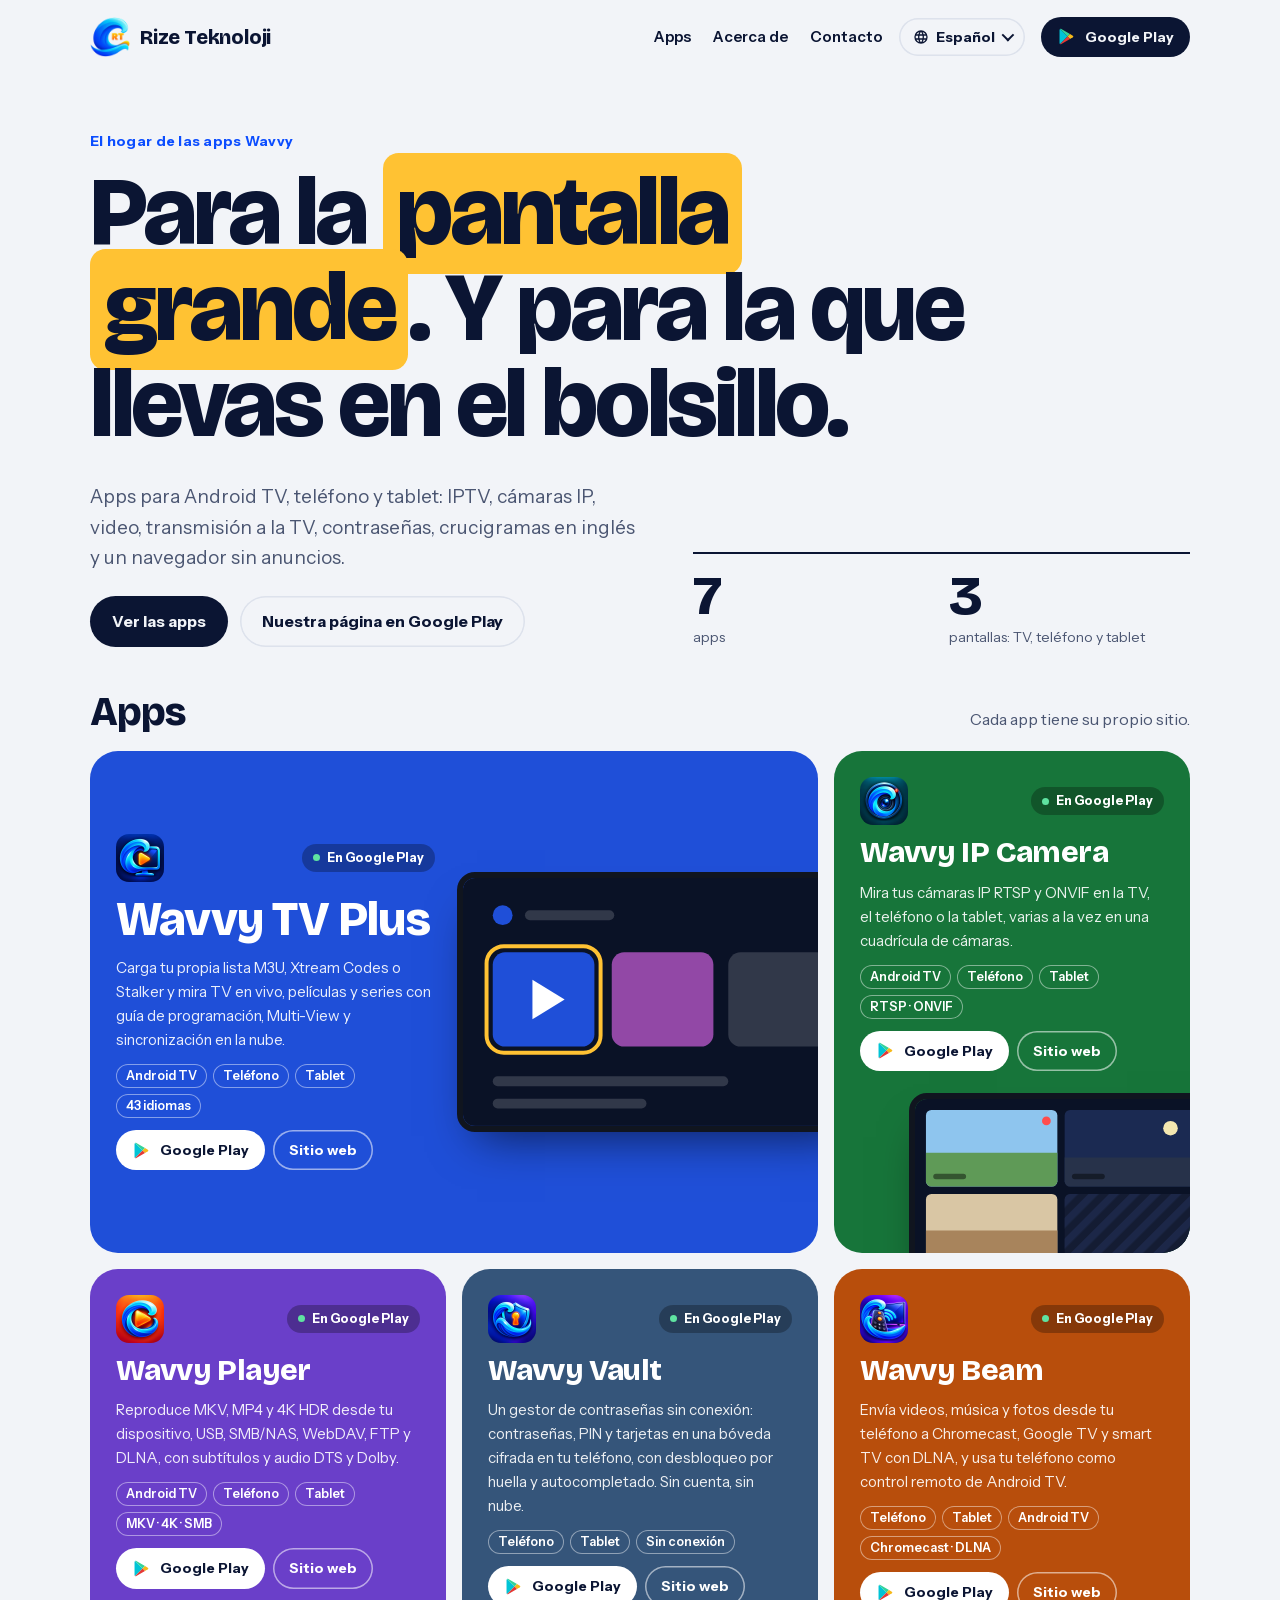
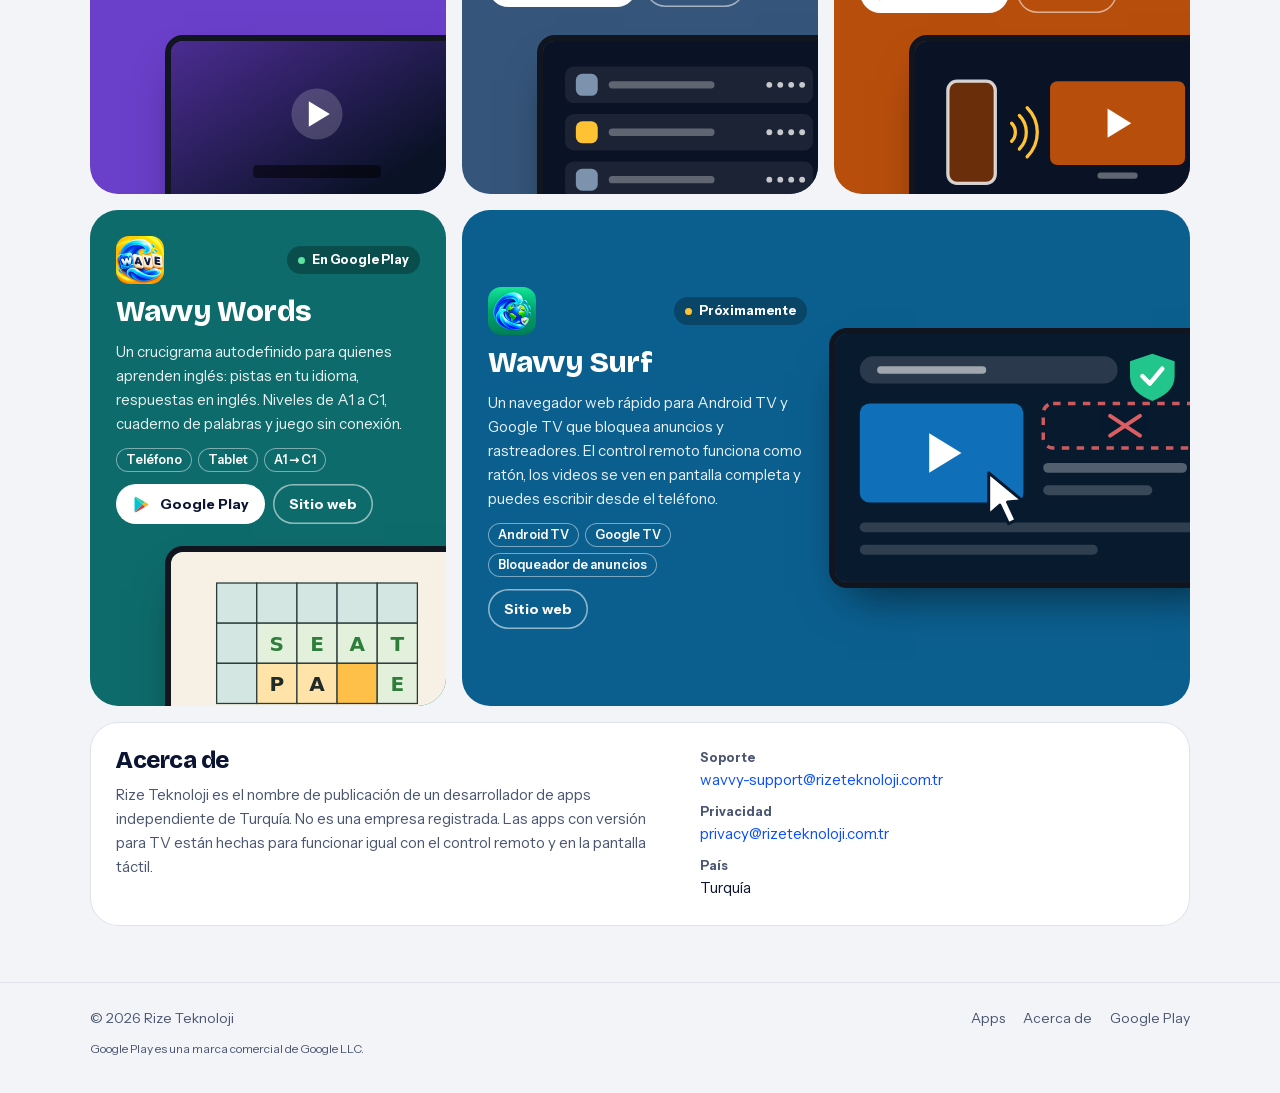
<file: es/index.html>
<!doctype html>
<html lang="es">
<head>
<meta charset="utf-8">
<meta name="viewport" content="width=device-width, initial-scale=1">
<title>Rize Teknoloji: apps Wavvy para Android TV, teléfono y tablet</title>
<meta name="description" content="Rize Teknoloji publica las apps Wavvy para Android TV, teléfono y tablet: Wavvy TV Plus, Wavvy IP Camera, Wavvy Player, Wavvy Vault, Wavvy Beam, Wavvy Words y Wavvy Surf.">
<link rel="canonical" href="https://rizeteknoloji.com.tr/es/">
<link rel="alternate" hreflang="en" href="https://rizeteknoloji.com.tr/">
<link rel="alternate" hreflang="tr" href="https://rizeteknoloji.com.tr/tr/">
<link rel="alternate" hreflang="pt-BR" href="https://rizeteknoloji.com.tr/pt-br/">
<link rel="alternate" hreflang="de" href="https://rizeteknoloji.com.tr/de/">
<link rel="alternate" hreflang="es" href="https://rizeteknoloji.com.tr/es/">
<link rel="alternate" hreflang="fr" href="https://rizeteknoloji.com.tr/fr/">
<link rel="alternate" hreflang="nl" href="https://rizeteknoloji.com.tr/nl/">
<link rel="alternate" hreflang="hi" href="https://rizeteknoloji.com.tr/hi/">
<link rel="alternate" hreflang="x-default" href="https://rizeteknoloji.com.tr/">
<link rel="icon" href="/favicon.png" sizes="192x192" type="image/png">
<link rel="icon" href="/favicon.ico" sizes="48x48">
<link rel="apple-touch-icon" href="/apple-touch-icon.png">
<meta name="theme-color" content="#0b1533">
<meta property="og:site_name" content="Rize Teknoloji">
<meta property="og:title" content="Rize Teknoloji">
<meta property="og:description" content="Las apps Wavvy para Android TV, teléfono y tablet.">
<meta property="og:url" content="https://rizeteknoloji.com.tr/es/">
<meta property="og:type" content="website">
<meta property="og:locale" content="es_419">
<meta property="og:image" content="https://tvplus.rizeteknoloji.com.tr/img/og.jpg">
<link rel="stylesheet" href="/fonts/wavvy.css">
<style>
/* Vitrin: büyük başlık, her uygulama kendi renginde bir kutu. Renkli kutuların üstüne hep beyaz yazı gelir. */
:root{
  --bg:#f2f4f8; --card:#fff; --line:#dde2ec; --ink:#0b1533; --muted:#4b5672; --accent:#0b4dff;
  --tv:#1f4fd8; --cam:#17753a; --player:#6a3fc9; --vault:#35557a; --beam:#b84e0c; --words:#0e6b6b; --surf:#0b5f8f;
  --gold:#ffc233; --navy:#0b1533; --bezel:#10151f;
  --display:"Bricolage Grotesque","Arial Narrow",system-ui,-apple-system,"Segoe UI",Roboto,Arial,sans-serif;
  --body:"Instrument Sans",system-ui,-apple-system,"Segoe UI",Roboto,Arial,sans-serif;
}
@media (prefers-color-scheme:dark){:root{
  --bg:#070c1c; --card:#111a35; --line:#242e54; --ink:#eef2ff; --muted:#a3adc9; --accent:#7b9cff;
}}
*{box-sizing:border-box}
html{-webkit-text-size-adjust:100%;scroll-behavior:smooth}
body{margin:0;background:var(--bg);color:var(--ink);font:16px/1.6 var(--body);overflow-x:hidden}
a{color:inherit;text-decoration:none}
h1,h2,h3,p,ul,dl,dd{margin:0;padding:0}
ul{list-style:none}
img,svg{display:block}
.w{max-width:1148px;margin:0 auto;padding:0 24px}
section{scroll-margin-top:16px}
:focus-visible{outline:3px solid var(--accent);outline-offset:3px;border-radius:6px}

/* üst çubuk */
.hd .w{display:flex;align-items:center;gap:16px;height:74px}
.brand{display:flex;align-items:center;gap:10px;font:800 20px/1 var(--display);letter-spacing:-.01em;white-space:nowrap}
.brand img{width:40px;height:40px;border-radius:12px}
.nav{display:flex;gap:22px;margin-left:auto;font-weight:600;font-size:15px}
.nav a{white-space:nowrap}
.nav a:hover{color:var(--accent)}
.btn{display:inline-flex;align-items:center;gap:9px;font-weight:700;border-radius:999px;padding:13px 22px;white-space:nowrap}
.btn.solid{background:var(--ink);color:var(--bg)}
.btn.ghost{box-shadow:inset 0 0 0 1.5px var(--line)}
.btn.ghost:hover{box-shadow:inset 0 0 0 1.5px var(--ink)}
.btn svg{flex:none;width:19px;height:19px}
.hd .btn{padding:9px 16px;font-size:14px}

/* dil menüsü */
.lang{position:relative}
.lang summary{list-style:none;cursor:pointer;display:flex;align-items:center;gap:7px;font-size:14px;font-weight:700;border-radius:999px;padding:8px 14px;box-shadow:inset 0 0 0 1.5px var(--line);white-space:nowrap}
.lang summary::-webkit-details-marker{display:none}
.lang summary svg{width:16px;height:16px;fill:currentColor}
.lang summary::after{content:"";width:7px;height:7px;border:solid currentColor;border-width:0 2px 2px 0;transform:rotate(45deg) translateY(-2px)}
.lang .short{display:none}
.lang[open] summary{box-shadow:inset 0 0 0 1.5px var(--ink)}
.lang ul{position:absolute;right:0;top:calc(100% + 8px);z-index:10;min-width:190px;padding:6px;border-radius:16px;background:var(--card);box-shadow:0 0 0 1px var(--line),0 18px 40px -12px rgba(11,21,51,.35)}
.lang li a{display:block;padding:8px 12px;border-radius:10px;font-size:15px;font-weight:600}
.lang li a:hover{background:var(--bg)}
.lang li a[aria-current]{color:var(--accent)}

/* açılış */
.hero{padding:56px 0 44px}
.eyebrow{font-weight:700;font-size:14px;color:var(--accent);letter-spacing:.02em}
h1{font:800 clamp(40px,8.6vw,98px)/.98 var(--display);letter-spacing:-.035em;margin:12px 0 30px;text-wrap:balance}
mark{color:var(--navy);background:var(--gold);padding:0 .14em .04em;border-radius:.16em;-webkit-box-decoration-break:clone;box-decoration-break:clone}
.herorow{display:grid;grid-template-columns:1.1fr 1fr;gap:28px 56px;align-items:end}
.herorow>*{min-width:0}
.lead{font-size:19px;color:var(--muted);max-width:52ch;margin-bottom:22px}
.btns{display:flex;flex-wrap:wrap;gap:12px;align-items:center}
.facts{display:grid;grid-template-columns:repeat(2,1fr);gap:16px;border-top:2px solid var(--ink);padding-top:14px}
.facts li{font-size:14px;color:var(--muted);line-height:1.35}
.facts b{display:block;font:800 clamp(34px,5vw,56px)/1 var(--display);color:var(--ink);letter-spacing:-.03em;margin-bottom:4px}

/* uygulamalar */
.sect{display:flex;flex-wrap:wrap;gap:8px 20px;align-items:baseline;justify-content:space-between;margin-bottom:18px}
h2{font:800 clamp(26px,3.4vw,40px)/1.05 var(--display);letter-spacing:-.025em}
.sect p{color:var(--muted)}
.bento{display:grid;grid-template-columns:repeat(6,1fr);gap:16px;padding-bottom:56px}
.tile{grid-column:span 2;border-radius:28px;background:var(--c);color:#fff;padding:26px;display:flex;flex-direction:column;gap:22px;overflow:hidden;min-width:0}
.tile .txt{display:flex;flex-direction:column;gap:12px;min-width:0}
.tile .top{display:flex;align-items:center;gap:12px;justify-content:space-between}
.tile .top img{width:48px;height:48px;border-radius:13px;background:#fff}
.st{display:inline-flex;align-items:center;gap:7px;font-size:12.5px;font-weight:700;white-space:nowrap;border-radius:999px;padding:4px 11px;background:rgba(0,0,0,.28);color:#fff}
.st::before{content:"";width:7px;height:7px;border-radius:50%;background:var(--gold)}
.st.live::before{background:#5fe3a1}
.tile h3{font:800 30px/1.05 var(--display);letter-spacing:-.02em}
.tile p{font-size:15px;color:rgba(255,255,255,.9)}
.tags{display:flex;flex-wrap:wrap;gap:6px}
.tags li{font-size:12.5px;font-weight:600;border-radius:999px;padding:2px 10px;box-shadow:inset 0 0 0 1px rgba(255,255,255,.45)}
.acts{display:flex;flex-wrap:wrap;gap:8px;align-items:center}
.tile .btn{font-size:14px;padding:9px 16px}
.tile .btn.solid{background:#fff;color:var(--navy)}
.tile .btn.ghost{box-shadow:inset 0 0 0 1.5px rgba(255,255,255,.55)}
.tile .btn.ghost:hover{box-shadow:inset 0 0 0 1.5px #fff}
.tile :focus-visible{outline-color:#fff}
.art{margin:auto -16% -20% 16%}
.art svg{width:100%;height:auto;border:6px solid var(--bezel);border-radius:18px;box-shadow:0 24px 44px -20px rgba(0,0,0,.6)}
.tile.wide{grid-column:span 4;display:grid;grid-template-columns:1fr 1.05fr;align-items:center}
.tile.wide .art{margin:0 -22% 0 0}
.tile.wide h3{font-size:clamp(30px,4.4vw,48px)}
/* Surf geniş masaüstünde 4 sütun (Words ile aynı sırada); 900px altında sıradan kutu. */
.tile.wide2{grid-column:span 4;display:grid;grid-template-columns:1fr 1.05fr;align-items:center}
.tile.wide2 .art{margin:0 -22% 0 0}
.tile.about{grid-column:span 6;background:var(--card);color:var(--ink);box-shadow:inset 0 0 0 1px var(--line);display:grid;grid-template-columns:1.2fr 1fr;gap:28px;align-items:start}
.tile.about>*{min-width:0}
.tile.about h3{font-size:24px;margin-bottom:10px}
.tile.about p{color:var(--muted)}
.tile.about dl{display:grid;gap:10px;font-size:15px}
.tile.about dt{font-size:12.5px;font-weight:700;color:var(--muted)}
.tile.about dd{overflow-wrap:anywhere}
.tile.about a{color:var(--accent)}
.tile.about :focus-visible{outline-color:var(--accent)}

/* alt bilgi */
footer{border-top:1px solid var(--line);padding:24px 0 34px;color:var(--muted);font-size:14px}
footer .w{display:flex;flex-wrap:wrap;gap:10px 24px;justify-content:space-between}
footer nav{display:flex;flex-wrap:wrap;gap:6px 18px}
footer a:hover{color:var(--ink)}
footer small{display:block;flex-basis:100%;font-size:12px}

/* Devanagari gibi yüksek harfli yazılar sıkışmasın */
html[lang="hi"] h1{line-height:1.22;letter-spacing:0}
html[lang="hi"] h2,html[lang="hi"] .tile.about h3{letter-spacing:0;line-height:1.3}

@media (max-width:900px){
  .nav{display:none}
  .lang{margin-left:auto}
  .herorow{grid-template-columns:1fr}
  .bento{grid-template-columns:1fr 1fr}
  .tile{grid-column:span 1}
  .tile.wide,.tile.about{grid-column:span 2}
  .tile.wide2{grid-column:span 1;display:flex}
  .tile.wide2 .art{margin:auto -16% -20% 16%}
}
@media (max-width:600px){
  .w{padding:0 16px}
  .hd .w{height:64px;gap:10px}
  .hd .btn{display:none}
  .lang .full{display:none}
  .lang .short{display:inline}
  .lang summary{padding:8px 12px}
  .brand{font-size:18px}
  .hero{padding:36px 0 36px}
  .lead{font-size:17px}
  .facts{gap:10px}
  .bento{grid-template-columns:1fr}
  .tile.wide,.tile.about{grid-column:span 1;grid-template-columns:1fr}
  .tile.wide .art{margin:0 -16% -20% 16%}
}
@media (prefers-reduced-motion:reduce){html{scroll-behavior:auto}}
</style>
<script type="application/ld+json">
{"@context":"https://schema.org","@graph":[
 {"@type":"WebSite","name":"Rize Teknoloji","alternateName":"rizeteknoloji.com.tr","url":"https://rizeteknoloji.com.tr/","inLanguage":["en", "tr", "pt-BR", "de", "es", "fr", "nl", "hi"]},
 {"@type":"Organization","name":"Rize Teknoloji","url":"https://rizeteknoloji.com.tr/","logo":"https://rizeteknoloji.com.tr/favicon.png"}
]}
</script>

</head>
<body>
<svg width="0" height="0" style="position:absolute" aria-hidden="true">
  <symbol id="gp" viewBox="0 0 24 24"><path fill="#00c4d6" d="M4 2.5 13.3 12 4 21.5a1.6 1.6 0 0 1-.8-1.4V3.9c0-.6.3-1.1.8-1.4z"/><path fill="#34d399" d="M16.4 8.9 13.3 12 4 2.5c.4-.3 1-.3 1.5 0l10.9 6.4z"/><path fill="#f6b91a" d="M20 11a1.2 1.2 0 0 1 0 2l-3.6 2.1-3.1-3.1 3.1-3.1L20 11z"/><path fill="#e53935" d="M16.4 15.1 5.5 21.5c-.5.3-1.1.3-1.5 0l9.3-9.5 3.1 3.1z"/></symbol>
</svg>

<header class="hd">
 <div class="w">
  <a class="brand" href="/es/"><img src="/favicon.png" alt="" width="40" height="40">Rize Teknoloji</a>
  <nav class="nav" aria-label="Secciones">
   <a href="#apps">Apps</a>
   <a href="#about">Acerca de</a>
   <a href="#contact">Contacto</a>
  </nav>
  <details class="lang">
   <summary aria-label="Idioma"><svg viewBox="0 0 24 24" aria-hidden="true"><path d="M12 2a10 10 0 1 0 0 20 10 10 0 0 0 0-20zm6.9 6h-3a15.7 15.7 0 0 0-1.4-3.6A8 8 0 0 1 18.9 8zM12 4a14 14 0 0 1 1.9 4h-3.8A14 14 0 0 1 12 4zM4.3 14a8.2 8.2 0 0 1 0-4h3.4a16.5 16.5 0 0 0 0 4H4.3zm.8 2h3a15.7 15.7 0 0 0 1.4 3.6A8 8 0 0 1 5.1 16zm3-8h-3a8 8 0 0 1 4.4-3.6A15.7 15.7 0 0 0 8.1 8zM12 20a14 14 0 0 1-1.9-4h3.8A14 14 0 0 1 12 20zm2.3-6H9.7a14.7 14.7 0 0 1 0-4h4.6a14.7 14.7 0 0 1 0 4zm.2 5.6a15.7 15.7 0 0 0 1.4-3.6h3a8 8 0 0 1-4.4 3.6zM16.3 14a16.5 16.5 0 0 0 0-4h3.4a8.2 8.2 0 0 1 0 4h-3.4z"/></svg><span class="full">Español</span><span class="short">ES</span></summary>
   <ul>
    <li><a href="/" hreflang="en" lang="en">English</a></li>
    <li><a href="/tr/" hreflang="tr" lang="tr">Türkçe</a></li>
    <li><a href="/pt-br/" hreflang="pt-BR" lang="pt-BR">Português (Brasil)</a></li>
    <li><a href="/de/" hreflang="de" lang="de">Deutsch</a></li>
    <li><a href="/es/" hreflang="es" lang="es" aria-current="page">Español</a></li>
    <li><a href="/fr/" hreflang="fr" lang="fr">Français</a></li>
    <li><a href="/nl/" hreflang="nl" lang="nl">Nederlands</a></li>
    <li><a href="/hi/" hreflang="hi" lang="hi">हिन्दी</a></li>
   </ul>
  </details>
  <a class="btn solid" href="https://play.google.com/store/apps/developer?id=Rize+Teknoloji&amp;hl=es-419"><svg aria-hidden="true"><use href="#gp"/></svg>Google Play</a>
 </div>
</header>

<main>
 <section class="hero">
  <div class="w">
   <p class="eyebrow">El hogar de las apps Wavvy</p>
   <h1>Para la <mark>pantalla grande</mark>. Y para la que llevas en el bolsillo.</h1>
   <div class="herorow">
    <div>
     <p class="lead">Apps para Android TV, teléfono y tablet: IPTV, cámaras IP, video, transmisión a la TV, contraseñas, crucigramas en inglés y un navegador sin anuncios.</p>
     <div class="btns"><a class="btn solid" href="#apps">Ver las apps</a><a class="btn ghost" href="https://play.google.com/store/apps/developer?id=Rize+Teknoloji&amp;hl=es-419">Nuestra página en Google Play</a></div>
    </div>
    <ul class="facts"><li><b>7</b>apps</li><li><b>3</b>pantallas: TV, teléfono y tablet</li></ul>
   </div>
  </div>
 </section>

 <section id="apps">
  <div class="w">
   <div class="sect"><h2>Apps</h2><p>Cada app tiene su propio sitio.</p></div>
   <div class="bento">
    <article class="tile wide" style="--c:var(--tv)">
     <div class="txt">
      <div class="top"><img src="/img/wavvy-tv-plus.png?v=47f30e9c" alt="" width="48" height="48" loading="lazy"><span class="st live">En Google Play</span></div>
      <h3>Wavvy TV Plus</h3>
      <p>Carga tu propia lista M3U, Xtream Codes o Stalker y mira TV en vivo, películas y series con guía de programación, Multi-View y sincronización en la nube.</p>
      <ul class="tags"><li>Android TV</li><li>Teléfono</li><li>Tablet</li><li>43 idiomas</li></ul>
      <div class="acts"><a class="btn solid" href="https://play.google.com/store/apps/details?id=com.wavvy.tvplus&amp;hl=es-419"><svg aria-hidden="true"><use href="#gp"/></svg>Google Play</a><a class="btn ghost" href="https://tvplus.rizeteknoloji.com.tr/es/">Sitio web</a></div>
     </div>
     <div class="art"><svg viewBox="0 0 160 100" aria-hidden="true"><rect width="160" height="100" fill="#0a1226"/><circle cx="16" cy="15" r="4" fill="#1f4fd8"/><rect x="25" y="13" width="36" height="4" rx="2" fill="#fff" opacity=".16"/><rect x="12" y="30" width="41" height="38" rx="5" fill="#1f4fd8"/><rect x="9.5" y="27.5" width="46" height="43" rx="7" fill="none" stroke="#ffc233" stroke-width="1.6"/><path d="M28 41v16l13-8z" fill="#fff"/><rect x="60" y="30" width="41" height="38" rx="5" fill="#9248a6"/><rect x="107" y="30" width="41" height="38" rx="5" fill="#fff" opacity=".16"/><rect x="12" y="80" width="95" height="4" rx="2" fill="#fff" opacity=".16"/><rect x="12" y="89" width="62" height="4" rx="2" fill="#fff" opacity=".16"/></svg></div>
    </article>
    <article class="tile" style="--c:var(--cam)">
     <div class="txt">
      <div class="top"><img src="/img/wavvy-cam.png?v=cc6f16b5" alt="" width="48" height="48" loading="lazy"><span class="st live">En Google Play</span></div>
      <h3>Wavvy IP Camera</h3>
      <p>Mira tus cámaras IP RTSP y ONVIF en la TV, el teléfono o la tablet, varias a la vez en una cuadrícula de cámaras.</p>
      <ul class="tags"><li>Android TV</li><li>Teléfono</li><li>Tablet</li><li>RTSP · ONVIF</li></ul>
      <div class="acts"><a class="btn solid" href="https://play.google.com/store/apps/details?id=com.wavvy.cam&amp;hl=es-419"><svg aria-hidden="true"><use href="#gp"/></svg>Google Play</a><a class="btn ghost" href="https://cam.rizeteknoloji.com.tr/es/">Sitio web</a></div>
     </div>
     <div class="art"><svg viewBox="0 0 160 100" aria-hidden="true"><defs><pattern id="ns" width="8" height="8" patternUnits="userSpaceOnUse" patternTransform="rotate(45)"><rect width="4" height="8" fill="#1c2748"/></pattern></defs><rect width="160" height="100" fill="#0a1226"/><rect x="6" y="6" width="72" height="42" rx="3" fill="#8ec5ee"/><path d="M6 29.5h72V45a3 3 0 0 1-3 3H9a3 3 0 0 1-3-3z" fill="#5f9a57"/><circle cx="72" cy="12" r="2.4" fill="#ff4d4d"/><rect x="82" y="6" width="72" height="42" rx="3" fill="#1b2a52"/><path d="M82 32h72v13a3 3 0 0 1-3 3H85a3 3 0 0 1-3-3z" fill="#27324a"/><circle cx="140" cy="16" r="4" fill="#f4e7b0"/><rect x="6" y="52" width="72" height="42" rx="3" fill="#d9c6a4"/><path d="M6 72h72v19a3 3 0 0 1-3 3H9a3 3 0 0 1-3-3z" fill="#a8845c"/><rect x="82" y="52" width="72" height="42" rx="3" fill="#141c33"/><rect x="82" y="52" width="72" height="42" rx="3" fill="url(#ns)"/><g fill="#000" opacity=".45"><rect x="10" y="41" width="18" height="3" rx="1.5"/><rect x="86" y="41" width="18" height="3" rx="1.5"/><rect x="10" y="87" width="18" height="3" rx="1.5"/><rect x="86" y="87" width="18" height="3" rx="1.5"/></g></svg></div>
    </article>
    <article class="tile" style="--c:var(--player)">
     <div class="txt">
      <div class="top"><img src="/img/wavvy-player.png?v=ecd8351e" alt="" width="48" height="48" loading="lazy"><span class="st live">En Google Play</span></div>
      <h3>Wavvy Player</h3>
      <p>Reproduce MKV, MP4 y 4K HDR desde tu dispositivo, USB, SMB/NAS, WebDAV, FTP y DLNA, con subtítulos y audio DTS y Dolby.</p>
      <ul class="tags"><li>Android TV</li><li>Teléfono</li><li>Tablet</li><li>MKV · 4K · SMB</li></ul>
      <div class="acts"><a class="btn solid" href="https://play.google.com/store/apps/details?id=com.wavvy.player&amp;hl=es-419"><svg aria-hidden="true"><use href="#gp"/></svg>Google Play</a><a class="btn ghost" href="https://player.rizeteknoloji.com.tr/es/">Sitio web</a></div>
     </div>
     <div class="art"><svg viewBox="0 0 160 100" aria-hidden="true"><defs><linearGradient id="pl" x1="0" y1="0" x2="1" y2="1"><stop offset="0" stop-color="#4b2c92"/><stop offset=".75" stop-color="#0a1226"/></linearGradient></defs><rect width="160" height="100" fill="url(#pl)"/><circle cx="80" cy="40" r="14" fill="#fff" opacity=".18"/><path d="M75.5 33v14l11.5-7z" fill="#fff"/><rect x="45" y="68" width="70" height="7" rx="2.2" fill="#000" opacity=".55"/><rect x="13" y="86" width="134" height="3" rx="1.5" fill="#fff" opacity=".22"/><rect x="13" y="86" width="56" height="3" rx="1.5" fill="#ffc233"/></svg></div>
    </article>
    <article class="tile" style="--c:var(--vault)">
     <div class="txt">
      <div class="top"><img src="/img/wavvy-vault.png?v=b48cde3c" alt="" width="48" height="48" loading="lazy"><span class="st live">En Google Play</span></div>
      <h3>Wavvy Vault</h3>
      <p>Un gestor de contraseñas sin conexión: contraseñas, PIN y tarjetas en una bóveda cifrada en tu teléfono, con desbloqueo por huella y autocompletado. Sin cuenta, sin nube.</p>
      <ul class="tags"><li>Teléfono</li><li>Tablet</li><li>Sin conexión</li></ul>
      <div class="acts"><a class="btn solid" href="https://play.google.com/store/apps/details?id=com.wavvy.vault&amp;hl=es-419"><svg aria-hidden="true"><use href="#gp"/></svg>Google Play</a><a class="btn ghost" href="https://vault.rizeteknoloji.com.tr/es/">Sitio web</a></div>
     </div>
     <div class="art"><svg viewBox="0 0 160 100" aria-hidden="true"><rect width="160" height="100" fill="#0a1226"/><rect x="12" y="14" width="136" height="20" rx="5" fill="#fff" opacity=".07"/><rect x="18" y="18" width="12" height="12" rx="3.5" fill="#7d93ad"/><rect x="36" y="22" width="58" height="4" rx="2" fill="#fff" opacity=".3"/><g fill="#fff" opacity=".75"><circle cx="124" cy="24" r="1.6"/><circle cx="130" cy="24" r="1.6"/><circle cx="136" cy="24" r="1.6"/><circle cx="142" cy="24" r="1.6"/></g><rect x="12" y="40" width="136" height="20" rx="5" fill="#fff" opacity=".07"/><rect x="18" y="44" width="12" height="12" rx="3.5" fill="#ffc233"/><rect x="36" y="48" width="58" height="4" rx="2" fill="#fff" opacity=".3"/><g fill="#fff" opacity=".75"><circle cx="124" cy="50" r="1.6"/><circle cx="130" cy="50" r="1.6"/><circle cx="136" cy="50" r="1.6"/><circle cx="142" cy="50" r="1.6"/></g><rect x="12" y="66" width="136" height="20" rx="5" fill="#fff" opacity=".07"/><rect x="18" y="70" width="12" height="12" rx="3.5" fill="#7d93ad"/><rect x="36" y="74" width="58" height="4" rx="2" fill="#fff" opacity=".3"/><g fill="#fff" opacity=".75"><circle cx="124" cy="76" r="1.6"/><circle cx="130" cy="76" r="1.6"/><circle cx="136" cy="76" r="1.6"/><circle cx="142" cy="76" r="1.6"/></g></svg></div>
    </article>
    <article class="tile" style="--c:var(--beam)">
     <div class="txt">
      <div class="top"><img src="/img/wavvy-beam.png?v=8de315ca" alt="" width="48" height="48" loading="lazy"><span class="st live">En Google Play</span></div>
      <h3>Wavvy Beam</h3>
      <p>Envía videos, música y fotos desde tu teléfono a Chromecast, Google TV y smart TV con DLNA, y usa tu teléfono como control remoto de Android TV.</p>
      <ul class="tags"><li>Teléfono</li><li>Tablet</li><li>Android TV</li><li>Chromecast · DLNA</li></ul>
      <div class="acts"><a class="btn solid" href="https://play.google.com/store/apps/details?id=com.wavvy.beam&amp;hl=es-419"><svg aria-hidden="true"><use href="#gp"/></svg>Google Play</a><a class="btn ghost" href="https://beam.rizeteknoloji.com.tr/es/">Sitio web</a></div>
     </div>
     <div class="art"><svg viewBox="0 0 160 100" aria-hidden="true"><rect width="160" height="100" fill="#0a1226"/><rect x="18" y="22" width="26" height="56" rx="5" fill="#6a2f0a" stroke="#fff" stroke-opacity=".8" stroke-width="1.8"/><g fill="none" stroke="#ffc233" stroke-width="1.8" stroke-linecap="round"><path d="M52.95 45.05a7 7 0 0 1 0 9.9"/><path d="M57.19 40.81a13 13 0 0 1 0 18.38"/><path d="M61.44 36.56a19 19 0 0 1 0 26.88"/></g><rect x="74" y="22" width="74" height="46" rx="4" fill="#b84e0c"/><rect x="100" y="72" width="22" height="3.5" rx="1.75" fill="#fff" opacity=".35"/><path d="M105.5 37v16l13-8z" fill="#fff"/></svg></div>
    </article>
    <article class="tile" style="--c:var(--words)">
     <div class="txt">
      <div class="top"><img src="/img/wavvy-words.png?v=c1e95c54" alt="" width="48" height="48" loading="lazy"><span class="st live">En Google Play</span></div>
      <h3>Wavvy Words</h3>
      <p>Un crucigrama autodefinido para quienes aprenden inglés: pistas en tu idioma, respuestas en inglés. Niveles de A1 a C1, cuaderno de palabras y juego sin conexión.</p>
      <ul class="tags"><li>Teléfono</li><li>Tablet</li><li>A1 → C1</li></ul>
      <div class="acts"><a class="btn solid" href="https://play.google.com/store/apps/details?id=com.wavvy.words&amp;hl=es-419"><svg aria-hidden="true"><use href="#gp"/></svg>Google Play</a><a class="btn ghost" href="https://words.rizeteknoloji.com.tr/">Sitio web</a></div>
     </div>
     <div class="art"><svg viewBox="0 0 160 100" aria-hidden="true"><rect width="160" height="100" fill="#f6f1e4"/><g stroke="#2a3b3a" stroke-width=".7" font-family="system-ui,-apple-system,Segoe UI,Roboto,Arial,sans-serif" font-weight="700" font-size="11" text-anchor="middle"><rect x="25" y="17" width="22" height="22" fill="#d3e6e1"/><rect x="47" y="17" width="22" height="22" fill="#d3e6e1"/><rect x="69" y="17" width="22" height="22" fill="#d3e6e1"/><rect x="91" y="17" width="22" height="22" fill="#d3e6e1"/><rect x="113" y="17" width="22" height="22" fill="#d3e6e1"/><rect x="25" y="39" width="22" height="22" fill="#d3e6e1"/><rect x="47" y="39" width="22" height="22" fill="#e2f0dc"/><text x="58" y="54" stroke="none" fill="#2f7d3b">S</text><rect x="69" y="39" width="22" height="22" fill="#e2f0dc"/><text x="80" y="54" stroke="none" fill="#2f7d3b">E</text><rect x="91" y="39" width="22" height="22" fill="#e2f0dc"/><text x="102" y="54" stroke="none" fill="#2f7d3b">A</text><rect x="113" y="39" width="22" height="22" fill="#e2f0dc"/><text x="124" y="54" stroke="none" fill="#2f7d3b">T</text><rect x="25" y="61" width="22" height="22" fill="#d3e6e1"/><rect x="47" y="61" width="22" height="22" fill="#ffe3a8"/><text x="58" y="76" stroke="none" fill="#1f2a2a">P</text><rect x="69" y="61" width="22" height="22" fill="#ffe3a8"/><text x="80" y="76" stroke="none" fill="#1f2a2a">A</text><rect x="91" y="61" width="22" height="22" fill="#ffc04a"/><rect x="113" y="61" width="22" height="22" fill="#e2f0dc"/><text x="124" y="76" stroke="none" fill="#2f7d3b">E</text></g></svg></div>
    </article>
    <article class="tile wide2" style="--c:var(--surf)">
     <div class="txt">
      <div class="top"><img src="/img/wavvy-surf.png?v=6e816096" alt="" width="48" height="48" loading="lazy"><span class="st">Próximamente</span></div>
      <h3>Wavvy Surf</h3>
      <p>Un navegador web rápido para Android TV y Google TV que bloquea anuncios y rastreadores. El control remoto funciona como ratón, los videos se ven en pantalla completa y puedes escribir desde el teléfono.</p>
      <ul class="tags"><li>Android TV</li><li>Google TV</li><li>Bloqueador de anuncios</li></ul>
      <div class="acts"><a class="btn ghost" href="https://surf.rizeteknoloji.com.tr/es/">Sitio web</a></div>
     </div>
     <div class="art"><svg viewBox="0 0 160 100" aria-hidden="true"><rect width="160" height="100" fill="#071a2e"/><rect x="10" y="9" width="104" height="11" rx="5.5" fill="#fff" opacity=".14"/><rect x="17" y="13" width="44" height="3" rx="1.5" fill="#fff" opacity=".55"/><path d="M128 8l9 3v6c0 5-4 8-9 10-5-2-9-5-9-10v-6z" fill="#22c58b"/><path d="M124 17l3 3 5-6" fill="none" stroke="#fff" stroke-width="1.8" stroke-linecap="round" stroke-linejoin="round"/><rect x="10" y="28" width="66" height="40" rx="4" fill="#0f6fb8"/><path d="M38 40v16l13-8z" fill="#fff"/><rect x="84" y="28" width="66" height="18" rx="4" fill="none" stroke="#ff6b6b" stroke-width="1.4" stroke-dasharray="3 3" opacity=".8"/><path d="M111 33l12 8M123 33l-12 8" stroke="#ff6b6b" stroke-width="1.6" stroke-linecap="round" opacity=".85"/><rect x="84" y="52" width="58" height="4" rx="2" fill="#fff" opacity=".3"/><rect x="84" y="61" width="44" height="4" rx="2" fill="#fff" opacity=".2"/><rect x="10" y="76" width="140" height="4" rx="2" fill="#fff" opacity=".16"/><rect x="10" y="85" width="96" height="4" rx="2" fill="#fff" opacity=".16"/><path d="M62 56l0 17 4.5-4 3.5 7.5 3-1.4-3.4-7.3 6-.6z" fill="#fff" stroke="#071a2e" stroke-width="1.2" stroke-linejoin="round"/></svg></div>
    </article>
    <div class="tile about" id="about">
     <div><h3>Acerca de</h3><p>Rize Teknoloji es el nombre de publicación de un desarrollador de apps independiente de Turquía. No es una empresa registrada. Las apps con versión para TV están hechas para funcionar igual con el control remoto y en la pantalla táctil.</p></div>
     <dl id="contact">
      <div><dt>Soporte</dt><dd><a href="mailto:wavvy-support@rizeteknoloji.com.tr">wavvy-support@rizeteknoloji.com.tr</a></dd></div>
      <div><dt>Privacidad</dt><dd><a href="mailto:privacy@rizeteknoloji.com.tr">privacy@rizeteknoloji.com.tr</a></dd></div>
      <div><dt>País</dt><dd>Turquía</dd></div>
     </dl>
    </div>
   </div>
  </div>
 </section>
</main>

<footer>
 <div class="w">
  <span>© <span id="y">2026</span> Rize Teknoloji</span>
  <nav aria-label="Secciones"><a href="#apps">Apps</a><a href="#about">Acerca de</a><a href="https://play.google.com/store/apps/developer?id=Rize+Teknoloji&amp;hl=es-419">Google Play</a></nav>
  <small>Google Play es una marca comercial de Google LLC.</small>
 </div>
</footer>

<script>
(function(){
  var d=document.querySelector('.lang');
  document.addEventListener('click',function(e){ if(d.open&&!d.contains(e.target)) d.open=false; });
  document.addEventListener('keydown',function(e){ if(e.key==='Escape') d.open=false; });
  d.querySelectorAll('a').forEach(function(a){
    a.addEventListener('click',function(){ try{ localStorage.setItem('lang',a.getAttribute('hreflang')); }catch(e){} });
  });
  document.getElementById('y').textContent=new Date().getFullYear();
})();
</script>
</body>
</html>
</file>
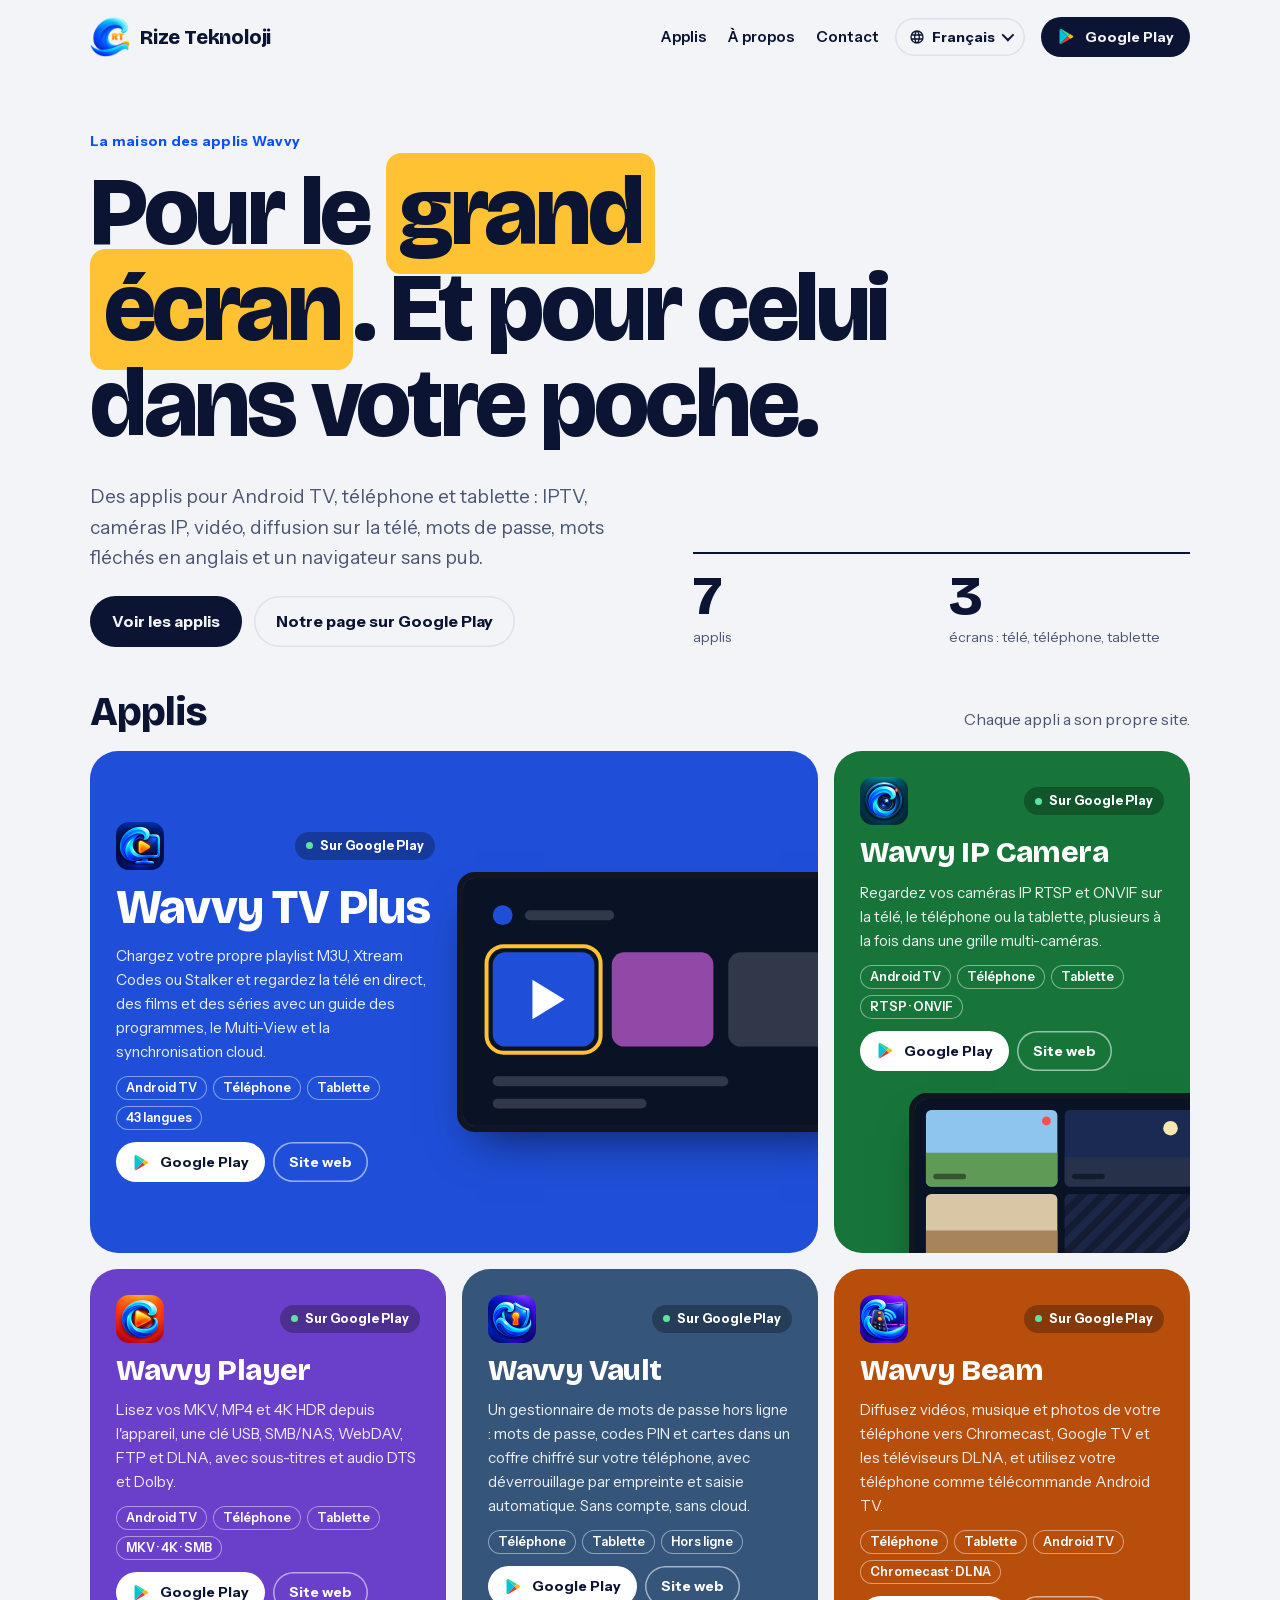
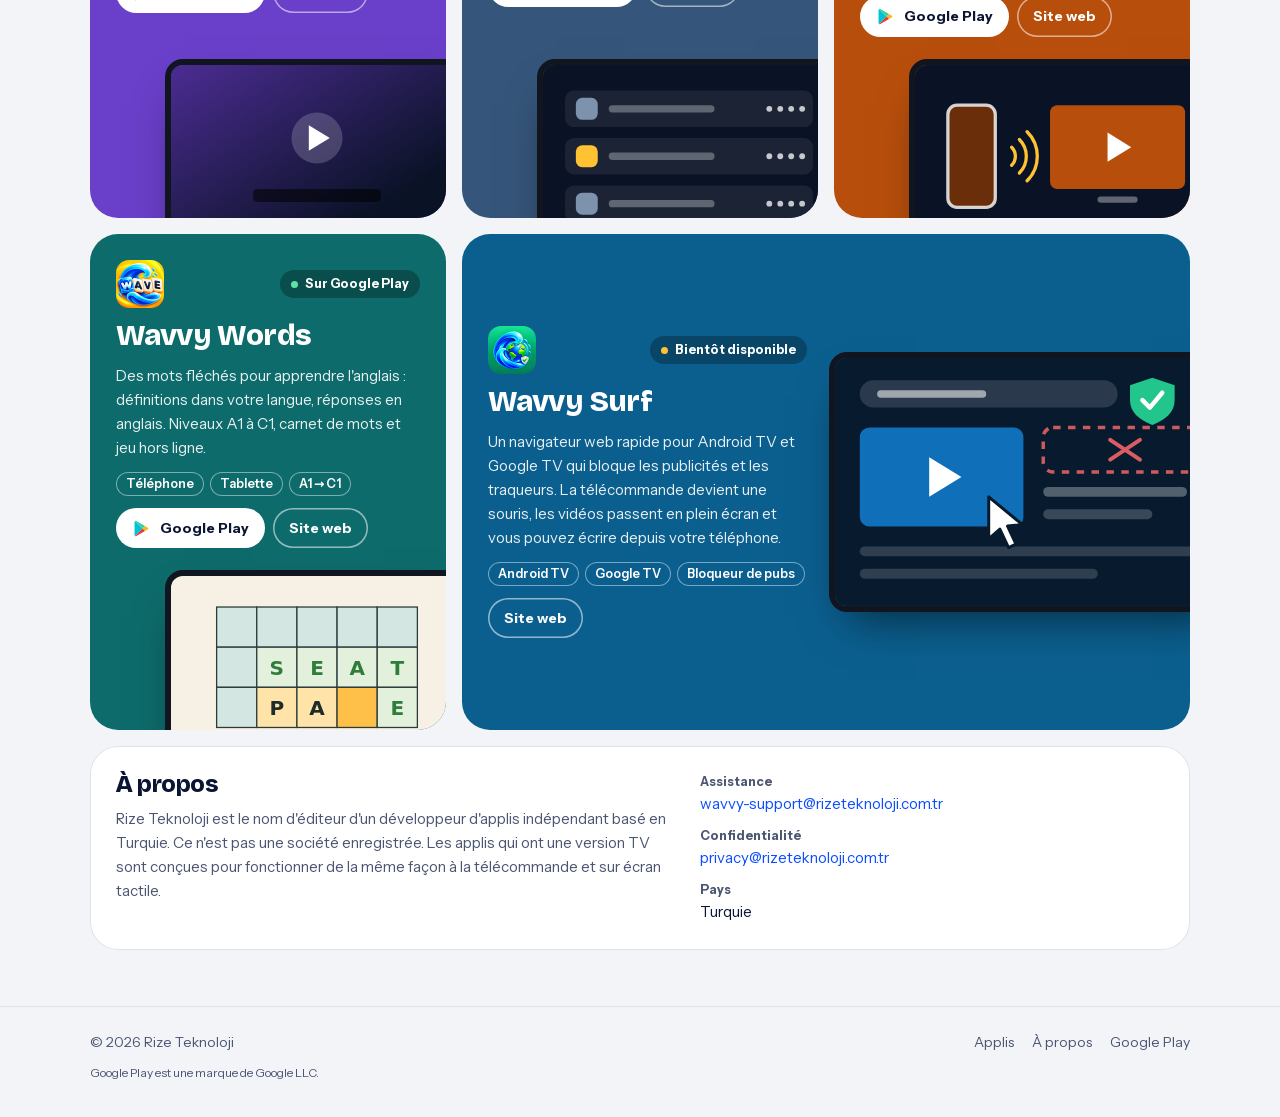
<file: fr/index.html>
<!doctype html>
<html lang="fr">
<head>
<meta charset="utf-8">
<meta name="viewport" content="width=device-width, initial-scale=1">
<title>Rize Teknoloji : les applis Wavvy pour Android TV, téléphone et tablette</title>
<meta name="description" content="Rize Teknoloji publie les applis Wavvy pour Android TV, téléphone et tablette : Wavvy TV Plus, Wavvy IP Camera, Wavvy Player, Wavvy Vault, Wavvy Beam, Wavvy Words et Wavvy Surf.">
<link rel="canonical" href="https://rizeteknoloji.com.tr/fr/">
<link rel="alternate" hreflang="en" href="https://rizeteknoloji.com.tr/">
<link rel="alternate" hreflang="tr" href="https://rizeteknoloji.com.tr/tr/">
<link rel="alternate" hreflang="pt-BR" href="https://rizeteknoloji.com.tr/pt-br/">
<link rel="alternate" hreflang="de" href="https://rizeteknoloji.com.tr/de/">
<link rel="alternate" hreflang="es" href="https://rizeteknoloji.com.tr/es/">
<link rel="alternate" hreflang="fr" href="https://rizeteknoloji.com.tr/fr/">
<link rel="alternate" hreflang="nl" href="https://rizeteknoloji.com.tr/nl/">
<link rel="alternate" hreflang="hi" href="https://rizeteknoloji.com.tr/hi/">
<link rel="alternate" hreflang="x-default" href="https://rizeteknoloji.com.tr/">
<link rel="icon" href="/favicon.png" sizes="192x192" type="image/png">
<link rel="icon" href="/favicon.ico" sizes="48x48">
<link rel="apple-touch-icon" href="/apple-touch-icon.png">
<meta name="theme-color" content="#0b1533">
<meta property="og:site_name" content="Rize Teknoloji">
<meta property="og:title" content="Rize Teknoloji">
<meta property="og:description" content="Les applis Wavvy pour Android TV, téléphone et tablette.">
<meta property="og:url" content="https://rizeteknoloji.com.tr/fr/">
<meta property="og:type" content="website">
<meta property="og:locale" content="fr_FR">
<meta property="og:image" content="https://tvplus.rizeteknoloji.com.tr/img/og.jpg">
<link rel="stylesheet" href="/fonts/wavvy.css">
<style>
/* Vitrin: büyük başlık, her uygulama kendi renginde bir kutu. Renkli kutuların üstüne hep beyaz yazı gelir. */
:root{
  --bg:#f2f4f8; --card:#fff; --line:#dde2ec; --ink:#0b1533; --muted:#4b5672; --accent:#0b4dff;
  --tv:#1f4fd8; --cam:#17753a; --player:#6a3fc9; --vault:#35557a; --beam:#b84e0c; --words:#0e6b6b; --surf:#0b5f8f;
  --gold:#ffc233; --navy:#0b1533; --bezel:#10151f;
  --display:"Bricolage Grotesque","Arial Narrow",system-ui,-apple-system,"Segoe UI",Roboto,Arial,sans-serif;
  --body:"Instrument Sans",system-ui,-apple-system,"Segoe UI",Roboto,Arial,sans-serif;
}
@media (prefers-color-scheme:dark){:root{
  --bg:#070c1c; --card:#111a35; --line:#242e54; --ink:#eef2ff; --muted:#a3adc9; --accent:#7b9cff;
}}
*{box-sizing:border-box}
html{-webkit-text-size-adjust:100%;scroll-behavior:smooth}
body{margin:0;background:var(--bg);color:var(--ink);font:16px/1.6 var(--body);overflow-x:hidden}
a{color:inherit;text-decoration:none}
h1,h2,h3,p,ul,dl,dd{margin:0;padding:0}
ul{list-style:none}
img,svg{display:block}
.w{max-width:1148px;margin:0 auto;padding:0 24px}
section{scroll-margin-top:16px}
:focus-visible{outline:3px solid var(--accent);outline-offset:3px;border-radius:6px}

/* üst çubuk */
.hd .w{display:flex;align-items:center;gap:16px;height:74px}
.brand{display:flex;align-items:center;gap:10px;font:800 20px/1 var(--display);letter-spacing:-.01em;white-space:nowrap}
.brand img{width:40px;height:40px;border-radius:12px}
.nav{display:flex;gap:22px;margin-left:auto;font-weight:600;font-size:15px}
.nav a{white-space:nowrap}
.nav a:hover{color:var(--accent)}
.btn{display:inline-flex;align-items:center;gap:9px;font-weight:700;border-radius:999px;padding:13px 22px;white-space:nowrap}
.btn.solid{background:var(--ink);color:var(--bg)}
.btn.ghost{box-shadow:inset 0 0 0 1.5px var(--line)}
.btn.ghost:hover{box-shadow:inset 0 0 0 1.5px var(--ink)}
.btn svg{flex:none;width:19px;height:19px}
.hd .btn{padding:9px 16px;font-size:14px}

/* dil menüsü */
.lang{position:relative}
.lang summary{list-style:none;cursor:pointer;display:flex;align-items:center;gap:7px;font-size:14px;font-weight:700;border-radius:999px;padding:8px 14px;box-shadow:inset 0 0 0 1.5px var(--line);white-space:nowrap}
.lang summary::-webkit-details-marker{display:none}
.lang summary svg{width:16px;height:16px;fill:currentColor}
.lang summary::after{content:"";width:7px;height:7px;border:solid currentColor;border-width:0 2px 2px 0;transform:rotate(45deg) translateY(-2px)}
.lang .short{display:none}
.lang[open] summary{box-shadow:inset 0 0 0 1.5px var(--ink)}
.lang ul{position:absolute;right:0;top:calc(100% + 8px);z-index:10;min-width:190px;padding:6px;border-radius:16px;background:var(--card);box-shadow:0 0 0 1px var(--line),0 18px 40px -12px rgba(11,21,51,.35)}
.lang li a{display:block;padding:8px 12px;border-radius:10px;font-size:15px;font-weight:600}
.lang li a:hover{background:var(--bg)}
.lang li a[aria-current]{color:var(--accent)}

/* açılış */
.hero{padding:56px 0 44px}
.eyebrow{font-weight:700;font-size:14px;color:var(--accent);letter-spacing:.02em}
h1{font:800 clamp(40px,8.6vw,98px)/.98 var(--display);letter-spacing:-.035em;margin:12px 0 30px;text-wrap:balance}
mark{color:var(--navy);background:var(--gold);padding:0 .14em .04em;border-radius:.16em;-webkit-box-decoration-break:clone;box-decoration-break:clone}
.herorow{display:grid;grid-template-columns:1.1fr 1fr;gap:28px 56px;align-items:end}
.herorow>*{min-width:0}
.lead{font-size:19px;color:var(--muted);max-width:52ch;margin-bottom:22px}
.btns{display:flex;flex-wrap:wrap;gap:12px;align-items:center}
.facts{display:grid;grid-template-columns:repeat(2,1fr);gap:16px;border-top:2px solid var(--ink);padding-top:14px}
.facts li{font-size:14px;color:var(--muted);line-height:1.35}
.facts b{display:block;font:800 clamp(34px,5vw,56px)/1 var(--display);color:var(--ink);letter-spacing:-.03em;margin-bottom:4px}

/* uygulamalar */
.sect{display:flex;flex-wrap:wrap;gap:8px 20px;align-items:baseline;justify-content:space-between;margin-bottom:18px}
h2{font:800 clamp(26px,3.4vw,40px)/1.05 var(--display);letter-spacing:-.025em}
.sect p{color:var(--muted)}
.bento{display:grid;grid-template-columns:repeat(6,1fr);gap:16px;padding-bottom:56px}
.tile{grid-column:span 2;border-radius:28px;background:var(--c);color:#fff;padding:26px;display:flex;flex-direction:column;gap:22px;overflow:hidden;min-width:0}
.tile .txt{display:flex;flex-direction:column;gap:12px;min-width:0}
.tile .top{display:flex;align-items:center;gap:12px;justify-content:space-between}
.tile .top img{width:48px;height:48px;border-radius:13px;background:#fff}
.st{display:inline-flex;align-items:center;gap:7px;font-size:12.5px;font-weight:700;white-space:nowrap;border-radius:999px;padding:4px 11px;background:rgba(0,0,0,.28);color:#fff}
.st::before{content:"";width:7px;height:7px;border-radius:50%;background:var(--gold)}
.st.live::before{background:#5fe3a1}
.tile h3{font:800 30px/1.05 var(--display);letter-spacing:-.02em}
.tile p{font-size:15px;color:rgba(255,255,255,.9)}
.tags{display:flex;flex-wrap:wrap;gap:6px}
.tags li{font-size:12.5px;font-weight:600;border-radius:999px;padding:2px 10px;box-shadow:inset 0 0 0 1px rgba(255,255,255,.45)}
.acts{display:flex;flex-wrap:wrap;gap:8px;align-items:center}
.tile .btn{font-size:14px;padding:9px 16px}
.tile .btn.solid{background:#fff;color:var(--navy)}
.tile .btn.ghost{box-shadow:inset 0 0 0 1.5px rgba(255,255,255,.55)}
.tile .btn.ghost:hover{box-shadow:inset 0 0 0 1.5px #fff}
.tile :focus-visible{outline-color:#fff}
.art{margin:auto -16% -20% 16%}
.art svg{width:100%;height:auto;border:6px solid var(--bezel);border-radius:18px;box-shadow:0 24px 44px -20px rgba(0,0,0,.6)}
.tile.wide{grid-column:span 4;display:grid;grid-template-columns:1fr 1.05fr;align-items:center}
.tile.wide .art{margin:0 -22% 0 0}
.tile.wide h3{font-size:clamp(30px,4.4vw,48px)}
/* Surf geniş masaüstünde 4 sütun (Words ile aynı sırada); 900px altında sıradan kutu. */
.tile.wide2{grid-column:span 4;display:grid;grid-template-columns:1fr 1.05fr;align-items:center}
.tile.wide2 .art{margin:0 -22% 0 0}
.tile.about{grid-column:span 6;background:var(--card);color:var(--ink);box-shadow:inset 0 0 0 1px var(--line);display:grid;grid-template-columns:1.2fr 1fr;gap:28px;align-items:start}
.tile.about>*{min-width:0}
.tile.about h3{font-size:24px;margin-bottom:10px}
.tile.about p{color:var(--muted)}
.tile.about dl{display:grid;gap:10px;font-size:15px}
.tile.about dt{font-size:12.5px;font-weight:700;color:var(--muted)}
.tile.about dd{overflow-wrap:anywhere}
.tile.about a{color:var(--accent)}
.tile.about :focus-visible{outline-color:var(--accent)}

/* alt bilgi */
footer{border-top:1px solid var(--line);padding:24px 0 34px;color:var(--muted);font-size:14px}
footer .w{display:flex;flex-wrap:wrap;gap:10px 24px;justify-content:space-between}
footer nav{display:flex;flex-wrap:wrap;gap:6px 18px}
footer a:hover{color:var(--ink)}
footer small{display:block;flex-basis:100%;font-size:12px}

/* Devanagari gibi yüksek harfli yazılar sıkışmasın */
html[lang="hi"] h1{line-height:1.22;letter-spacing:0}
html[lang="hi"] h2,html[lang="hi"] .tile.about h3{letter-spacing:0;line-height:1.3}

@media (max-width:900px){
  .nav{display:none}
  .lang{margin-left:auto}
  .herorow{grid-template-columns:1fr}
  .bento{grid-template-columns:1fr 1fr}
  .tile{grid-column:span 1}
  .tile.wide,.tile.about{grid-column:span 2}
  .tile.wide2{grid-column:span 1;display:flex}
  .tile.wide2 .art{margin:auto -16% -20% 16%}
}
@media (max-width:600px){
  .w{padding:0 16px}
  .hd .w{height:64px;gap:10px}
  .hd .btn{display:none}
  .lang .full{display:none}
  .lang .short{display:inline}
  .lang summary{padding:8px 12px}
  .brand{font-size:18px}
  .hero{padding:36px 0 36px}
  .lead{font-size:17px}
  .facts{gap:10px}
  .bento{grid-template-columns:1fr}
  .tile.wide,.tile.about{grid-column:span 1;grid-template-columns:1fr}
  .tile.wide .art{margin:0 -16% -20% 16%}
}
@media (prefers-reduced-motion:reduce){html{scroll-behavior:auto}}
</style>
<script type="application/ld+json">
{"@context":"https://schema.org","@graph":[
 {"@type":"WebSite","name":"Rize Teknoloji","alternateName":"rizeteknoloji.com.tr","url":"https://rizeteknoloji.com.tr/","inLanguage":["en", "tr", "pt-BR", "de", "es", "fr", "nl", "hi"]},
 {"@type":"Organization","name":"Rize Teknoloji","url":"https://rizeteknoloji.com.tr/","logo":"https://rizeteknoloji.com.tr/favicon.png"}
]}
</script>

</head>
<body>
<svg width="0" height="0" style="position:absolute" aria-hidden="true">
  <symbol id="gp" viewBox="0 0 24 24"><path fill="#00c4d6" d="M4 2.5 13.3 12 4 21.5a1.6 1.6 0 0 1-.8-1.4V3.9c0-.6.3-1.1.8-1.4z"/><path fill="#34d399" d="M16.4 8.9 13.3 12 4 2.5c.4-.3 1-.3 1.5 0l10.9 6.4z"/><path fill="#f6b91a" d="M20 11a1.2 1.2 0 0 1 0 2l-3.6 2.1-3.1-3.1 3.1-3.1L20 11z"/><path fill="#e53935" d="M16.4 15.1 5.5 21.5c-.5.3-1.1.3-1.5 0l9.3-9.5 3.1 3.1z"/></symbol>
</svg>

<header class="hd">
 <div class="w">
  <a class="brand" href="/fr/"><img src="/favicon.png" alt="" width="40" height="40">Rize Teknoloji</a>
  <nav class="nav" aria-label="Sections">
   <a href="#apps">Applis</a>
   <a href="#about">À propos</a>
   <a href="#contact">Contact</a>
  </nav>
  <details class="lang">
   <summary aria-label="Langue"><svg viewBox="0 0 24 24" aria-hidden="true"><path d="M12 2a10 10 0 1 0 0 20 10 10 0 0 0 0-20zm6.9 6h-3a15.7 15.7 0 0 0-1.4-3.6A8 8 0 0 1 18.9 8zM12 4a14 14 0 0 1 1.9 4h-3.8A14 14 0 0 1 12 4zM4.3 14a8.2 8.2 0 0 1 0-4h3.4a16.5 16.5 0 0 0 0 4H4.3zm.8 2h3a15.7 15.7 0 0 0 1.4 3.6A8 8 0 0 1 5.1 16zm3-8h-3a8 8 0 0 1 4.4-3.6A15.7 15.7 0 0 0 8.1 8zM12 20a14 14 0 0 1-1.9-4h3.8A14 14 0 0 1 12 20zm2.3-6H9.7a14.7 14.7 0 0 1 0-4h4.6a14.7 14.7 0 0 1 0 4zm.2 5.6a15.7 15.7 0 0 0 1.4-3.6h3a8 8 0 0 1-4.4 3.6zM16.3 14a16.5 16.5 0 0 0 0-4h3.4a8.2 8.2 0 0 1 0 4h-3.4z"/></svg><span class="full">Français</span><span class="short">FR</span></summary>
   <ul>
    <li><a href="/" hreflang="en" lang="en">English</a></li>
    <li><a href="/tr/" hreflang="tr" lang="tr">Türkçe</a></li>
    <li><a href="/pt-br/" hreflang="pt-BR" lang="pt-BR">Português (Brasil)</a></li>
    <li><a href="/de/" hreflang="de" lang="de">Deutsch</a></li>
    <li><a href="/es/" hreflang="es" lang="es">Español</a></li>
    <li><a href="/fr/" hreflang="fr" lang="fr" aria-current="page">Français</a></li>
    <li><a href="/nl/" hreflang="nl" lang="nl">Nederlands</a></li>
    <li><a href="/hi/" hreflang="hi" lang="hi">हिन्दी</a></li>
   </ul>
  </details>
  <a class="btn solid" href="https://play.google.com/store/apps/developer?id=Rize+Teknoloji&amp;hl=fr"><svg aria-hidden="true"><use href="#gp"/></svg>Google Play</a>
 </div>
</header>

<main>
 <section class="hero">
  <div class="w">
   <p class="eyebrow">La maison des applis Wavvy</p>
   <h1>Pour le <mark>grand écran</mark>. Et pour celui dans votre poche.</h1>
   <div class="herorow">
    <div>
     <p class="lead">Des applis pour Android TV, téléphone et tablette : IPTV, caméras IP, vidéo, diffusion sur la télé, mots de passe, mots fléchés en anglais et un navigateur sans pub.</p>
     <div class="btns"><a class="btn solid" href="#apps">Voir les applis</a><a class="btn ghost" href="https://play.google.com/store/apps/developer?id=Rize+Teknoloji&amp;hl=fr">Notre page sur Google Play</a></div>
    </div>
    <ul class="facts"><li><b>7</b>applis</li><li><b>3</b>écrans : télé, téléphone, tablette</li></ul>
   </div>
  </div>
 </section>

 <section id="apps">
  <div class="w">
   <div class="sect"><h2>Applis</h2><p>Chaque appli a son propre site.</p></div>
   <div class="bento">
    <article class="tile wide" style="--c:var(--tv)">
     <div class="txt">
      <div class="top"><img src="/img/wavvy-tv-plus.png?v=47f30e9c" alt="" width="48" height="48" loading="lazy"><span class="st live">Sur Google Play</span></div>
      <h3>Wavvy TV Plus</h3>
      <p>Chargez votre propre playlist M3U, Xtream Codes ou Stalker et regardez la télé en direct, des films et des séries avec un guide des programmes, le Multi-View et la synchronisation cloud.</p>
      <ul class="tags"><li>Android TV</li><li>Téléphone</li><li>Tablette</li><li>43 langues</li></ul>
      <div class="acts"><a class="btn solid" href="https://play.google.com/store/apps/details?id=com.wavvy.tvplus&amp;hl=fr"><svg aria-hidden="true"><use href="#gp"/></svg>Google Play</a><a class="btn ghost" href="https://tvplus.rizeteknoloji.com.tr/fr/">Site web</a></div>
     </div>
     <div class="art"><svg viewBox="0 0 160 100" aria-hidden="true"><rect width="160" height="100" fill="#0a1226"/><circle cx="16" cy="15" r="4" fill="#1f4fd8"/><rect x="25" y="13" width="36" height="4" rx="2" fill="#fff" opacity=".16"/><rect x="12" y="30" width="41" height="38" rx="5" fill="#1f4fd8"/><rect x="9.5" y="27.5" width="46" height="43" rx="7" fill="none" stroke="#ffc233" stroke-width="1.6"/><path d="M28 41v16l13-8z" fill="#fff"/><rect x="60" y="30" width="41" height="38" rx="5" fill="#9248a6"/><rect x="107" y="30" width="41" height="38" rx="5" fill="#fff" opacity=".16"/><rect x="12" y="80" width="95" height="4" rx="2" fill="#fff" opacity=".16"/><rect x="12" y="89" width="62" height="4" rx="2" fill="#fff" opacity=".16"/></svg></div>
    </article>
    <article class="tile" style="--c:var(--cam)">
     <div class="txt">
      <div class="top"><img src="/img/wavvy-cam.png?v=cc6f16b5" alt="" width="48" height="48" loading="lazy"><span class="st live">Sur Google Play</span></div>
      <h3>Wavvy IP Camera</h3>
      <p>Regardez vos caméras IP RTSP et ONVIF sur la télé, le téléphone ou la tablette, plusieurs à la fois dans une grille multi-caméras.</p>
      <ul class="tags"><li>Android TV</li><li>Téléphone</li><li>Tablette</li><li>RTSP · ONVIF</li></ul>
      <div class="acts"><a class="btn solid" href="https://play.google.com/store/apps/details?id=com.wavvy.cam&amp;hl=fr"><svg aria-hidden="true"><use href="#gp"/></svg>Google Play</a><a class="btn ghost" href="https://cam.rizeteknoloji.com.tr/fr/">Site web</a></div>
     </div>
     <div class="art"><svg viewBox="0 0 160 100" aria-hidden="true"><defs><pattern id="ns" width="8" height="8" patternUnits="userSpaceOnUse" patternTransform="rotate(45)"><rect width="4" height="8" fill="#1c2748"/></pattern></defs><rect width="160" height="100" fill="#0a1226"/><rect x="6" y="6" width="72" height="42" rx="3" fill="#8ec5ee"/><path d="M6 29.5h72V45a3 3 0 0 1-3 3H9a3 3 0 0 1-3-3z" fill="#5f9a57"/><circle cx="72" cy="12" r="2.4" fill="#ff4d4d"/><rect x="82" y="6" width="72" height="42" rx="3" fill="#1b2a52"/><path d="M82 32h72v13a3 3 0 0 1-3 3H85a3 3 0 0 1-3-3z" fill="#27324a"/><circle cx="140" cy="16" r="4" fill="#f4e7b0"/><rect x="6" y="52" width="72" height="42" rx="3" fill="#d9c6a4"/><path d="M6 72h72v19a3 3 0 0 1-3 3H9a3 3 0 0 1-3-3z" fill="#a8845c"/><rect x="82" y="52" width="72" height="42" rx="3" fill="#141c33"/><rect x="82" y="52" width="72" height="42" rx="3" fill="url(#ns)"/><g fill="#000" opacity=".45"><rect x="10" y="41" width="18" height="3" rx="1.5"/><rect x="86" y="41" width="18" height="3" rx="1.5"/><rect x="10" y="87" width="18" height="3" rx="1.5"/><rect x="86" y="87" width="18" height="3" rx="1.5"/></g></svg></div>
    </article>
    <article class="tile" style="--c:var(--player)">
     <div class="txt">
      <div class="top"><img src="/img/wavvy-player.png?v=ecd8351e" alt="" width="48" height="48" loading="lazy"><span class="st live">Sur Google Play</span></div>
      <h3>Wavvy Player</h3>
      <p>Lisez vos MKV, MP4 et 4K HDR depuis l'appareil, une clé USB, SMB/NAS, WebDAV, FTP et DLNA, avec sous-titres et audio DTS et Dolby.</p>
      <ul class="tags"><li>Android TV</li><li>Téléphone</li><li>Tablette</li><li>MKV · 4K · SMB</li></ul>
      <div class="acts"><a class="btn solid" href="https://play.google.com/store/apps/details?id=com.wavvy.player&amp;hl=fr"><svg aria-hidden="true"><use href="#gp"/></svg>Google Play</a><a class="btn ghost" href="https://player.rizeteknoloji.com.tr/fr/">Site web</a></div>
     </div>
     <div class="art"><svg viewBox="0 0 160 100" aria-hidden="true"><defs><linearGradient id="pl" x1="0" y1="0" x2="1" y2="1"><stop offset="0" stop-color="#4b2c92"/><stop offset=".75" stop-color="#0a1226"/></linearGradient></defs><rect width="160" height="100" fill="url(#pl)"/><circle cx="80" cy="40" r="14" fill="#fff" opacity=".18"/><path d="M75.5 33v14l11.5-7z" fill="#fff"/><rect x="45" y="68" width="70" height="7" rx="2.2" fill="#000" opacity=".55"/><rect x="13" y="86" width="134" height="3" rx="1.5" fill="#fff" opacity=".22"/><rect x="13" y="86" width="56" height="3" rx="1.5" fill="#ffc233"/></svg></div>
    </article>
    <article class="tile" style="--c:var(--vault)">
     <div class="txt">
      <div class="top"><img src="/img/wavvy-vault.png?v=b48cde3c" alt="" width="48" height="48" loading="lazy"><span class="st live">Sur Google Play</span></div>
      <h3>Wavvy Vault</h3>
      <p>Un gestionnaire de mots de passe hors ligne : mots de passe, codes PIN et cartes dans un coffre chiffré sur votre téléphone, avec déverrouillage par empreinte et saisie automatique. Sans compte, sans cloud.</p>
      <ul class="tags"><li>Téléphone</li><li>Tablette</li><li>Hors ligne</li></ul>
      <div class="acts"><a class="btn solid" href="https://play.google.com/store/apps/details?id=com.wavvy.vault&amp;hl=fr"><svg aria-hidden="true"><use href="#gp"/></svg>Google Play</a><a class="btn ghost" href="https://vault.rizeteknoloji.com.tr/fr/">Site web</a></div>
     </div>
     <div class="art"><svg viewBox="0 0 160 100" aria-hidden="true"><rect width="160" height="100" fill="#0a1226"/><rect x="12" y="14" width="136" height="20" rx="5" fill="#fff" opacity=".07"/><rect x="18" y="18" width="12" height="12" rx="3.5" fill="#7d93ad"/><rect x="36" y="22" width="58" height="4" rx="2" fill="#fff" opacity=".3"/><g fill="#fff" opacity=".75"><circle cx="124" cy="24" r="1.6"/><circle cx="130" cy="24" r="1.6"/><circle cx="136" cy="24" r="1.6"/><circle cx="142" cy="24" r="1.6"/></g><rect x="12" y="40" width="136" height="20" rx="5" fill="#fff" opacity=".07"/><rect x="18" y="44" width="12" height="12" rx="3.5" fill="#ffc233"/><rect x="36" y="48" width="58" height="4" rx="2" fill="#fff" opacity=".3"/><g fill="#fff" opacity=".75"><circle cx="124" cy="50" r="1.6"/><circle cx="130" cy="50" r="1.6"/><circle cx="136" cy="50" r="1.6"/><circle cx="142" cy="50" r="1.6"/></g><rect x="12" y="66" width="136" height="20" rx="5" fill="#fff" opacity=".07"/><rect x="18" y="70" width="12" height="12" rx="3.5" fill="#7d93ad"/><rect x="36" y="74" width="58" height="4" rx="2" fill="#fff" opacity=".3"/><g fill="#fff" opacity=".75"><circle cx="124" cy="76" r="1.6"/><circle cx="130" cy="76" r="1.6"/><circle cx="136" cy="76" r="1.6"/><circle cx="142" cy="76" r="1.6"/></g></svg></div>
    </article>
    <article class="tile" style="--c:var(--beam)">
     <div class="txt">
      <div class="top"><img src="/img/wavvy-beam.png?v=8de315ca" alt="" width="48" height="48" loading="lazy"><span class="st live">Sur Google Play</span></div>
      <h3>Wavvy Beam</h3>
      <p>Diffusez vidéos, musique et photos de votre téléphone vers Chromecast, Google TV et les téléviseurs DLNA, et utilisez votre téléphone comme télécommande Android TV.</p>
      <ul class="tags"><li>Téléphone</li><li>Tablette</li><li>Android TV</li><li>Chromecast · DLNA</li></ul>
      <div class="acts"><a class="btn solid" href="https://play.google.com/store/apps/details?id=com.wavvy.beam&amp;hl=fr"><svg aria-hidden="true"><use href="#gp"/></svg>Google Play</a><a class="btn ghost" href="https://beam.rizeteknoloji.com.tr/fr/">Site web</a></div>
     </div>
     <div class="art"><svg viewBox="0 0 160 100" aria-hidden="true"><rect width="160" height="100" fill="#0a1226"/><rect x="18" y="22" width="26" height="56" rx="5" fill="#6a2f0a" stroke="#fff" stroke-opacity=".8" stroke-width="1.8"/><g fill="none" stroke="#ffc233" stroke-width="1.8" stroke-linecap="round"><path d="M52.95 45.05a7 7 0 0 1 0 9.9"/><path d="M57.19 40.81a13 13 0 0 1 0 18.38"/><path d="M61.44 36.56a19 19 0 0 1 0 26.88"/></g><rect x="74" y="22" width="74" height="46" rx="4" fill="#b84e0c"/><rect x="100" y="72" width="22" height="3.5" rx="1.75" fill="#fff" opacity=".35"/><path d="M105.5 37v16l13-8z" fill="#fff"/></svg></div>
    </article>
    <article class="tile" style="--c:var(--words)">
     <div class="txt">
      <div class="top"><img src="/img/wavvy-words.png?v=c1e95c54" alt="" width="48" height="48" loading="lazy"><span class="st live">Sur Google Play</span></div>
      <h3>Wavvy Words</h3>
      <p>Des mots fléchés pour apprendre l'anglais : définitions dans votre langue, réponses en anglais. Niveaux A1 à C1, carnet de mots et jeu hors ligne.</p>
      <ul class="tags"><li>Téléphone</li><li>Tablette</li><li>A1 → C1</li></ul>
      <div class="acts"><a class="btn solid" href="https://play.google.com/store/apps/details?id=com.wavvy.words&amp;hl=fr"><svg aria-hidden="true"><use href="#gp"/></svg>Google Play</a><a class="btn ghost" href="https://words.rizeteknoloji.com.tr/">Site web</a></div>
     </div>
     <div class="art"><svg viewBox="0 0 160 100" aria-hidden="true"><rect width="160" height="100" fill="#f6f1e4"/><g stroke="#2a3b3a" stroke-width=".7" font-family="system-ui,-apple-system,Segoe UI,Roboto,Arial,sans-serif" font-weight="700" font-size="11" text-anchor="middle"><rect x="25" y="17" width="22" height="22" fill="#d3e6e1"/><rect x="47" y="17" width="22" height="22" fill="#d3e6e1"/><rect x="69" y="17" width="22" height="22" fill="#d3e6e1"/><rect x="91" y="17" width="22" height="22" fill="#d3e6e1"/><rect x="113" y="17" width="22" height="22" fill="#d3e6e1"/><rect x="25" y="39" width="22" height="22" fill="#d3e6e1"/><rect x="47" y="39" width="22" height="22" fill="#e2f0dc"/><text x="58" y="54" stroke="none" fill="#2f7d3b">S</text><rect x="69" y="39" width="22" height="22" fill="#e2f0dc"/><text x="80" y="54" stroke="none" fill="#2f7d3b">E</text><rect x="91" y="39" width="22" height="22" fill="#e2f0dc"/><text x="102" y="54" stroke="none" fill="#2f7d3b">A</text><rect x="113" y="39" width="22" height="22" fill="#e2f0dc"/><text x="124" y="54" stroke="none" fill="#2f7d3b">T</text><rect x="25" y="61" width="22" height="22" fill="#d3e6e1"/><rect x="47" y="61" width="22" height="22" fill="#ffe3a8"/><text x="58" y="76" stroke="none" fill="#1f2a2a">P</text><rect x="69" y="61" width="22" height="22" fill="#ffe3a8"/><text x="80" y="76" stroke="none" fill="#1f2a2a">A</text><rect x="91" y="61" width="22" height="22" fill="#ffc04a"/><rect x="113" y="61" width="22" height="22" fill="#e2f0dc"/><text x="124" y="76" stroke="none" fill="#2f7d3b">E</text></g></svg></div>
    </article>
    <article class="tile wide2" style="--c:var(--surf)">
     <div class="txt">
      <div class="top"><img src="/img/wavvy-surf.png?v=6e816096" alt="" width="48" height="48" loading="lazy"><span class="st">Bientôt disponible</span></div>
      <h3>Wavvy Surf</h3>
      <p>Un navigateur web rapide pour Android TV et Google TV qui bloque les publicités et les traqueurs. La télécommande devient une souris, les vidéos passent en plein écran et vous pouvez écrire depuis votre téléphone.</p>
      <ul class="tags"><li>Android TV</li><li>Google TV</li><li>Bloqueur de pubs</li></ul>
      <div class="acts"><a class="btn ghost" href="https://surf.rizeteknoloji.com.tr/fr/">Site web</a></div>
     </div>
     <div class="art"><svg viewBox="0 0 160 100" aria-hidden="true"><rect width="160" height="100" fill="#071a2e"/><rect x="10" y="9" width="104" height="11" rx="5.5" fill="#fff" opacity=".14"/><rect x="17" y="13" width="44" height="3" rx="1.5" fill="#fff" opacity=".55"/><path d="M128 8l9 3v6c0 5-4 8-9 10-5-2-9-5-9-10v-6z" fill="#22c58b"/><path d="M124 17l3 3 5-6" fill="none" stroke="#fff" stroke-width="1.8" stroke-linecap="round" stroke-linejoin="round"/><rect x="10" y="28" width="66" height="40" rx="4" fill="#0f6fb8"/><path d="M38 40v16l13-8z" fill="#fff"/><rect x="84" y="28" width="66" height="18" rx="4" fill="none" stroke="#ff6b6b" stroke-width="1.4" stroke-dasharray="3 3" opacity=".8"/><path d="M111 33l12 8M123 33l-12 8" stroke="#ff6b6b" stroke-width="1.6" stroke-linecap="round" opacity=".85"/><rect x="84" y="52" width="58" height="4" rx="2" fill="#fff" opacity=".3"/><rect x="84" y="61" width="44" height="4" rx="2" fill="#fff" opacity=".2"/><rect x="10" y="76" width="140" height="4" rx="2" fill="#fff" opacity=".16"/><rect x="10" y="85" width="96" height="4" rx="2" fill="#fff" opacity=".16"/><path d="M62 56l0 17 4.5-4 3.5 7.5 3-1.4-3.4-7.3 6-.6z" fill="#fff" stroke="#071a2e" stroke-width="1.2" stroke-linejoin="round"/></svg></div>
    </article>
    <div class="tile about" id="about">
     <div><h3>À propos</h3><p>Rize Teknoloji est le nom d'éditeur d'un développeur d'applis indépendant basé en Turquie. Ce n'est pas une société enregistrée. Les applis qui ont une version TV sont conçues pour fonctionner de la même façon à la télécommande et sur écran tactile.</p></div>
     <dl id="contact">
      <div><dt>Assistance</dt><dd><a href="mailto:wavvy-support@rizeteknoloji.com.tr">wavvy-support@rizeteknoloji.com.tr</a></dd></div>
      <div><dt>Confidentialité</dt><dd><a href="mailto:privacy@rizeteknoloji.com.tr">privacy@rizeteknoloji.com.tr</a></dd></div>
      <div><dt>Pays</dt><dd>Turquie</dd></div>
     </dl>
    </div>
   </div>
  </div>
 </section>
</main>

<footer>
 <div class="w">
  <span>© <span id="y">2026</span> Rize Teknoloji</span>
  <nav aria-label="Sections"><a href="#apps">Applis</a><a href="#about">À propos</a><a href="https://play.google.com/store/apps/developer?id=Rize+Teknoloji&amp;hl=fr">Google Play</a></nav>
  <small>Google Play est une marque de Google LLC.</small>
 </div>
</footer>

<script>
(function(){
  var d=document.querySelector('.lang');
  document.addEventListener('click',function(e){ if(d.open&&!d.contains(e.target)) d.open=false; });
  document.addEventListener('keydown',function(e){ if(e.key==='Escape') d.open=false; });
  d.querySelectorAll('a').forEach(function(a){
    a.addEventListener('click',function(){ try{ localStorage.setItem('lang',a.getAttribute('hreflang')); }catch(e){} });
  });
  document.getElementById('y').textContent=new Date().getFullYear();
})();
</script>
</body>
</html>
</file>
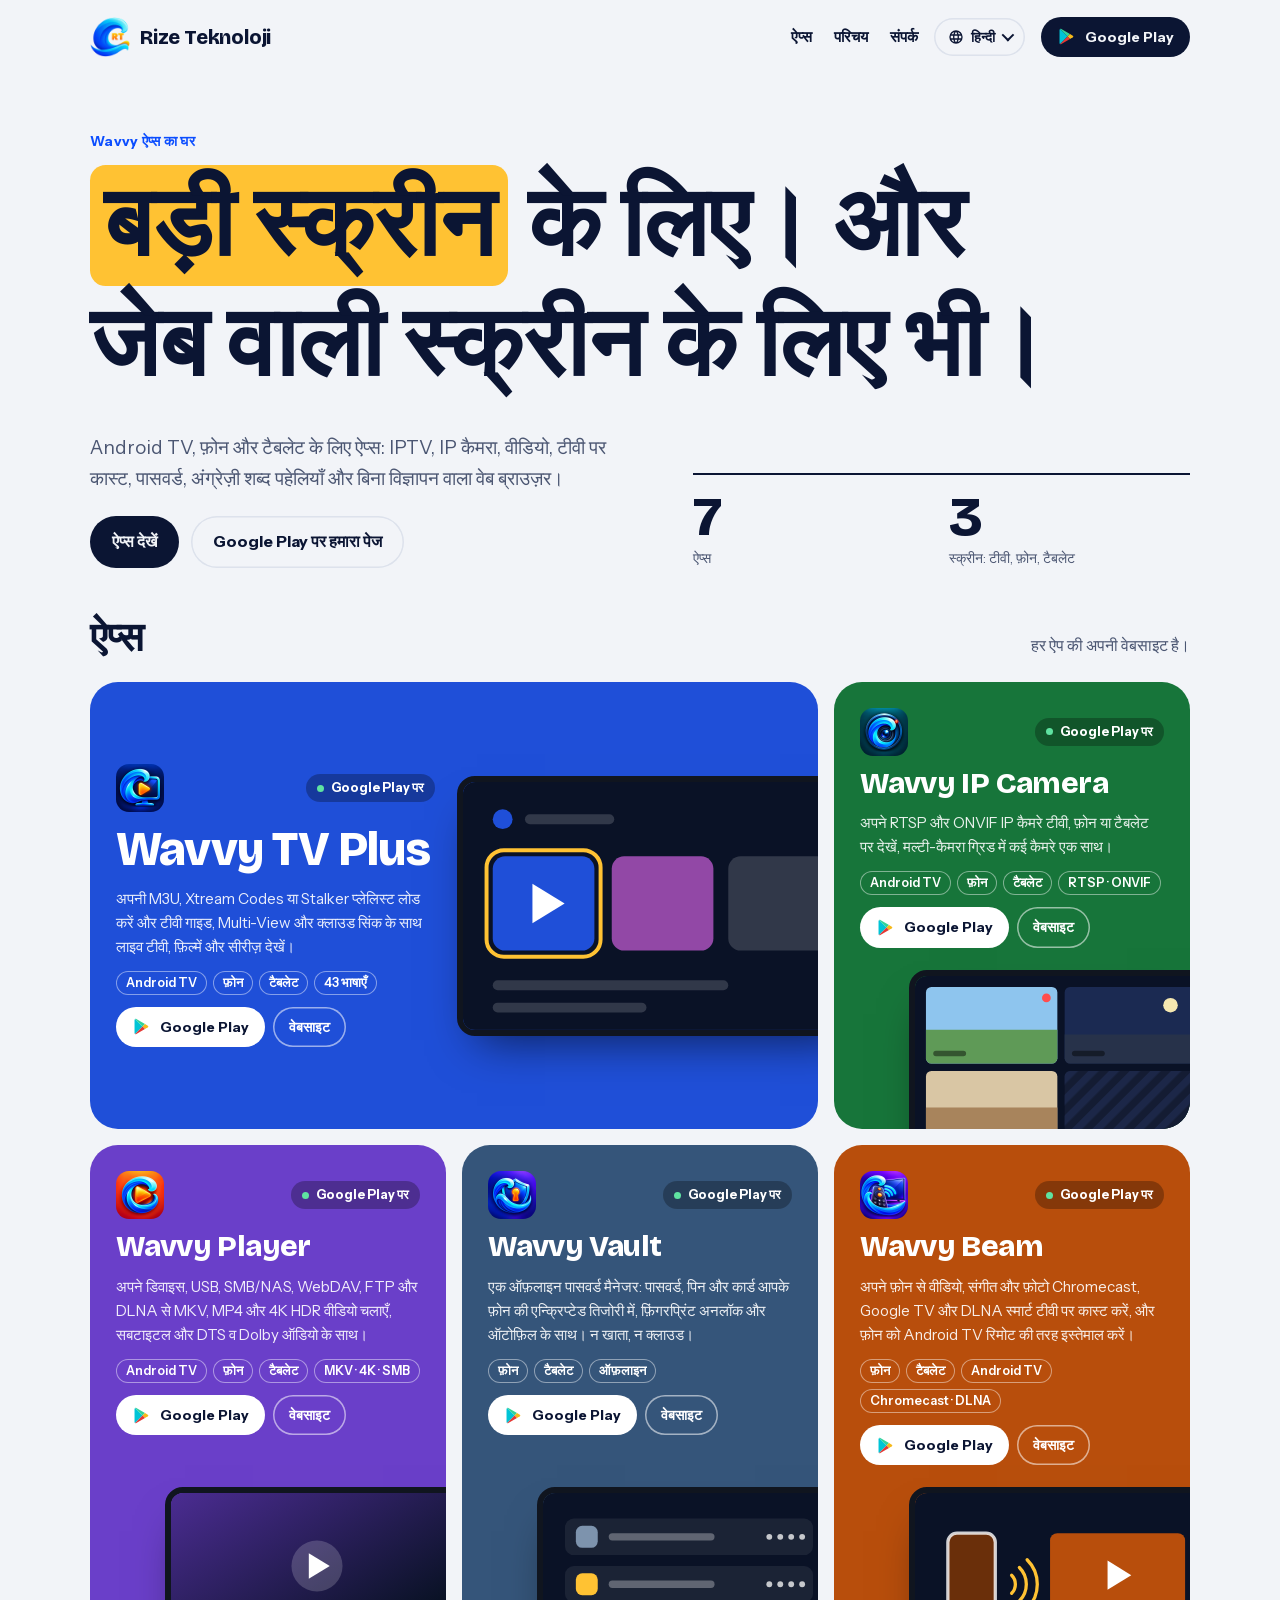
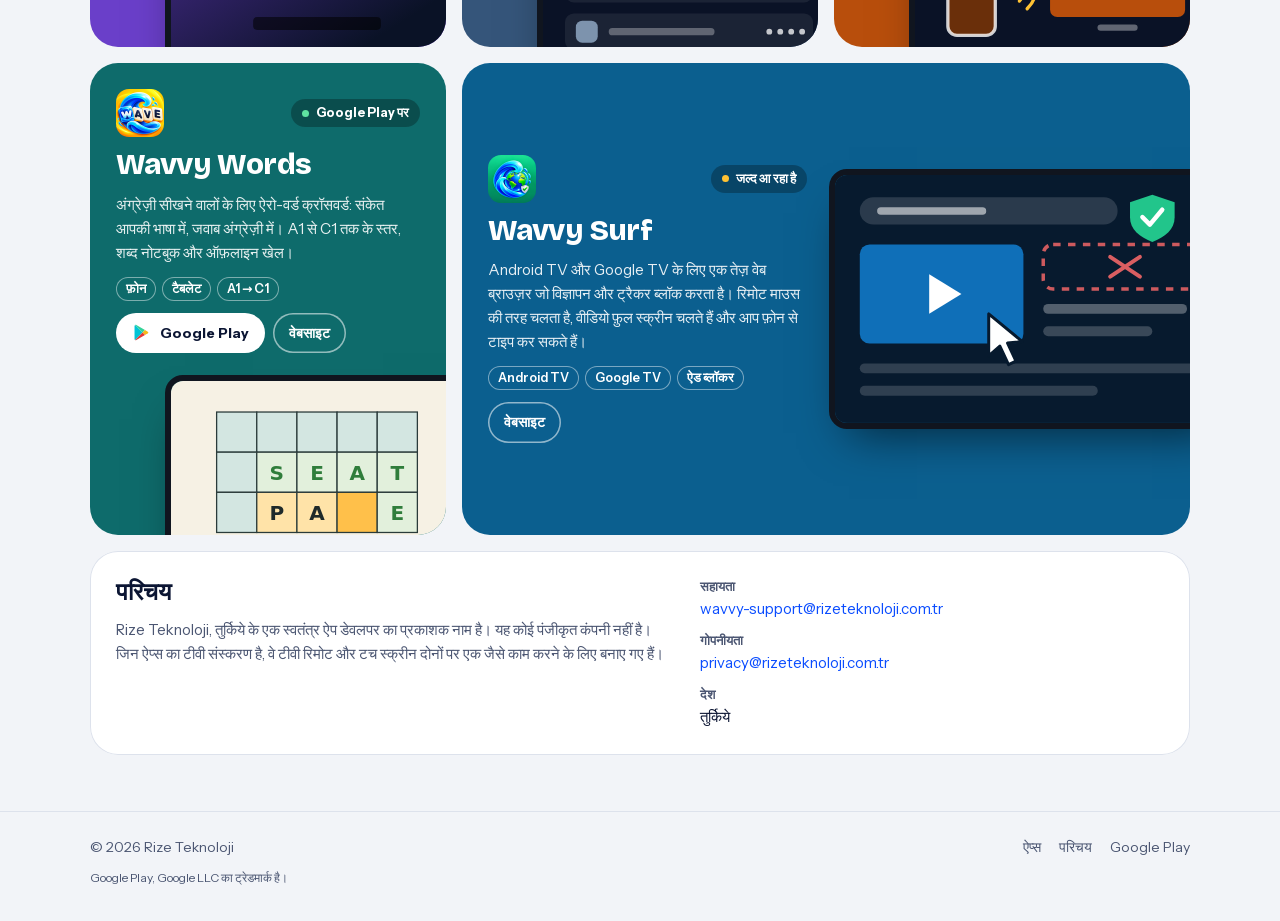
<file: hi/index.html>
<!doctype html>
<html lang="hi">
<head>
<meta charset="utf-8">
<meta name="viewport" content="width=device-width, initial-scale=1">
<title>Rize Teknoloji: Android TV, फ़ोन और टैबलेट के लिए Wavvy ऐप्स</title>
<meta name="description" content="Rize Teknoloji, Android TV, फ़ोन और टैबलेट के लिए Wavvy ऐप्स प्रकाशित करता है: Wavvy TV Plus, Wavvy IP Camera, Wavvy Player, Wavvy Vault, Wavvy Beam, Wavvy Words और Wavvy Surf.">
<link rel="canonical" href="https://rizeteknoloji.com.tr/hi/">
<link rel="alternate" hreflang="en" href="https://rizeteknoloji.com.tr/">
<link rel="alternate" hreflang="tr" href="https://rizeteknoloji.com.tr/tr/">
<link rel="alternate" hreflang="pt-BR" href="https://rizeteknoloji.com.tr/pt-br/">
<link rel="alternate" hreflang="de" href="https://rizeteknoloji.com.tr/de/">
<link rel="alternate" hreflang="es" href="https://rizeteknoloji.com.tr/es/">
<link rel="alternate" hreflang="fr" href="https://rizeteknoloji.com.tr/fr/">
<link rel="alternate" hreflang="nl" href="https://rizeteknoloji.com.tr/nl/">
<link rel="alternate" hreflang="hi" href="https://rizeteknoloji.com.tr/hi/">
<link rel="alternate" hreflang="x-default" href="https://rizeteknoloji.com.tr/">
<link rel="icon" href="/favicon.png" sizes="192x192" type="image/png">
<link rel="icon" href="/favicon.ico" sizes="48x48">
<link rel="apple-touch-icon" href="/apple-touch-icon.png">
<meta name="theme-color" content="#0b1533">
<meta property="og:site_name" content="Rize Teknoloji">
<meta property="og:title" content="Rize Teknoloji">
<meta property="og:description" content="Android TV, फ़ोन और टैबलेट के लिए Wavvy ऐप्स।">
<meta property="og:url" content="https://rizeteknoloji.com.tr/hi/">
<meta property="og:type" content="website">
<meta property="og:locale" content="hi_IN">
<meta property="og:image" content="https://tvplus.rizeteknoloji.com.tr/img/og.jpg">
<link rel="stylesheet" href="/fonts/wavvy.css">
<style>
/* Vitrin: büyük başlık, her uygulama kendi renginde bir kutu. Renkli kutuların üstüne hep beyaz yazı gelir. */
:root{
  --bg:#f2f4f8; --card:#fff; --line:#dde2ec; --ink:#0b1533; --muted:#4b5672; --accent:#0b4dff;
  --tv:#1f4fd8; --cam:#17753a; --player:#6a3fc9; --vault:#35557a; --beam:#b84e0c; --words:#0e6b6b; --surf:#0b5f8f;
  --gold:#ffc233; --navy:#0b1533; --bezel:#10151f;
  --display:"Bricolage Grotesque","Arial Narrow",system-ui,-apple-system,"Segoe UI",Roboto,Arial,sans-serif;
  --body:"Instrument Sans",system-ui,-apple-system,"Segoe UI",Roboto,Arial,sans-serif;
}
@media (prefers-color-scheme:dark){:root{
  --bg:#070c1c; --card:#111a35; --line:#242e54; --ink:#eef2ff; --muted:#a3adc9; --accent:#7b9cff;
}}
*{box-sizing:border-box}
html{-webkit-text-size-adjust:100%;scroll-behavior:smooth}
body{margin:0;background:var(--bg);color:var(--ink);font:16px/1.6 var(--body);overflow-x:hidden}
a{color:inherit;text-decoration:none}
h1,h2,h3,p,ul,dl,dd{margin:0;padding:0}
ul{list-style:none}
img,svg{display:block}
.w{max-width:1148px;margin:0 auto;padding:0 24px}
section{scroll-margin-top:16px}
:focus-visible{outline:3px solid var(--accent);outline-offset:3px;border-radius:6px}

/* üst çubuk */
.hd .w{display:flex;align-items:center;gap:16px;height:74px}
.brand{display:flex;align-items:center;gap:10px;font:800 20px/1 var(--display);letter-spacing:-.01em;white-space:nowrap}
.brand img{width:40px;height:40px;border-radius:12px}
.nav{display:flex;gap:22px;margin-left:auto;font-weight:600;font-size:15px}
.nav a{white-space:nowrap}
.nav a:hover{color:var(--accent)}
.btn{display:inline-flex;align-items:center;gap:9px;font-weight:700;border-radius:999px;padding:13px 22px;white-space:nowrap}
.btn.solid{background:var(--ink);color:var(--bg)}
.btn.ghost{box-shadow:inset 0 0 0 1.5px var(--line)}
.btn.ghost:hover{box-shadow:inset 0 0 0 1.5px var(--ink)}
.btn svg{flex:none;width:19px;height:19px}
.hd .btn{padding:9px 16px;font-size:14px}

/* dil menüsü */
.lang{position:relative}
.lang summary{list-style:none;cursor:pointer;display:flex;align-items:center;gap:7px;font-size:14px;font-weight:700;border-radius:999px;padding:8px 14px;box-shadow:inset 0 0 0 1.5px var(--line);white-space:nowrap}
.lang summary::-webkit-details-marker{display:none}
.lang summary svg{width:16px;height:16px;fill:currentColor}
.lang summary::after{content:"";width:7px;height:7px;border:solid currentColor;border-width:0 2px 2px 0;transform:rotate(45deg) translateY(-2px)}
.lang .short{display:none}
.lang[open] summary{box-shadow:inset 0 0 0 1.5px var(--ink)}
.lang ul{position:absolute;right:0;top:calc(100% + 8px);z-index:10;min-width:190px;padding:6px;border-radius:16px;background:var(--card);box-shadow:0 0 0 1px var(--line),0 18px 40px -12px rgba(11,21,51,.35)}
.lang li a{display:block;padding:8px 12px;border-radius:10px;font-size:15px;font-weight:600}
.lang li a:hover{background:var(--bg)}
.lang li a[aria-current]{color:var(--accent)}

/* açılış */
.hero{padding:56px 0 44px}
.eyebrow{font-weight:700;font-size:14px;color:var(--accent);letter-spacing:.02em}
h1{font:800 clamp(40px,8.6vw,98px)/.98 var(--display);letter-spacing:-.035em;margin:12px 0 30px;text-wrap:balance}
mark{color:var(--navy);background:var(--gold);padding:0 .14em .04em;border-radius:.16em;-webkit-box-decoration-break:clone;box-decoration-break:clone}
.herorow{display:grid;grid-template-columns:1.1fr 1fr;gap:28px 56px;align-items:end}
.herorow>*{min-width:0}
.lead{font-size:19px;color:var(--muted);max-width:52ch;margin-bottom:22px}
.btns{display:flex;flex-wrap:wrap;gap:12px;align-items:center}
.facts{display:grid;grid-template-columns:repeat(2,1fr);gap:16px;border-top:2px solid var(--ink);padding-top:14px}
.facts li{font-size:14px;color:var(--muted);line-height:1.35}
.facts b{display:block;font:800 clamp(34px,5vw,56px)/1 var(--display);color:var(--ink);letter-spacing:-.03em;margin-bottom:4px}

/* uygulamalar */
.sect{display:flex;flex-wrap:wrap;gap:8px 20px;align-items:baseline;justify-content:space-between;margin-bottom:18px}
h2{font:800 clamp(26px,3.4vw,40px)/1.05 var(--display);letter-spacing:-.025em}
.sect p{color:var(--muted)}
.bento{display:grid;grid-template-columns:repeat(6,1fr);gap:16px;padding-bottom:56px}
.tile{grid-column:span 2;border-radius:28px;background:var(--c);color:#fff;padding:26px;display:flex;flex-direction:column;gap:22px;overflow:hidden;min-width:0}
.tile .txt{display:flex;flex-direction:column;gap:12px;min-width:0}
.tile .top{display:flex;align-items:center;gap:12px;justify-content:space-between}
.tile .top img{width:48px;height:48px;border-radius:13px;background:#fff}
.st{display:inline-flex;align-items:center;gap:7px;font-size:12.5px;font-weight:700;white-space:nowrap;border-radius:999px;padding:4px 11px;background:rgba(0,0,0,.28);color:#fff}
.st::before{content:"";width:7px;height:7px;border-radius:50%;background:var(--gold)}
.st.live::before{background:#5fe3a1}
.tile h3{font:800 30px/1.05 var(--display);letter-spacing:-.02em}
.tile p{font-size:15px;color:rgba(255,255,255,.9)}
.tags{display:flex;flex-wrap:wrap;gap:6px}
.tags li{font-size:12.5px;font-weight:600;border-radius:999px;padding:2px 10px;box-shadow:inset 0 0 0 1px rgba(255,255,255,.45)}
.acts{display:flex;flex-wrap:wrap;gap:8px;align-items:center}
.tile .btn{font-size:14px;padding:9px 16px}
.tile .btn.solid{background:#fff;color:var(--navy)}
.tile .btn.ghost{box-shadow:inset 0 0 0 1.5px rgba(255,255,255,.55)}
.tile .btn.ghost:hover{box-shadow:inset 0 0 0 1.5px #fff}
.tile :focus-visible{outline-color:#fff}
.art{margin:auto -16% -20% 16%}
.art svg{width:100%;height:auto;border:6px solid var(--bezel);border-radius:18px;box-shadow:0 24px 44px -20px rgba(0,0,0,.6)}
.tile.wide{grid-column:span 4;display:grid;grid-template-columns:1fr 1.05fr;align-items:center}
.tile.wide .art{margin:0 -22% 0 0}
.tile.wide h3{font-size:clamp(30px,4.4vw,48px)}
/* Surf geniş masaüstünde 4 sütun (Words ile aynı sırada); 900px altında sıradan kutu. */
.tile.wide2{grid-column:span 4;display:grid;grid-template-columns:1fr 1.05fr;align-items:center}
.tile.wide2 .art{margin:0 -22% 0 0}
.tile.about{grid-column:span 6;background:var(--card);color:var(--ink);box-shadow:inset 0 0 0 1px var(--line);display:grid;grid-template-columns:1.2fr 1fr;gap:28px;align-items:start}
.tile.about>*{min-width:0}
.tile.about h3{font-size:24px;margin-bottom:10px}
.tile.about p{color:var(--muted)}
.tile.about dl{display:grid;gap:10px;font-size:15px}
.tile.about dt{font-size:12.5px;font-weight:700;color:var(--muted)}
.tile.about dd{overflow-wrap:anywhere}
.tile.about a{color:var(--accent)}
.tile.about :focus-visible{outline-color:var(--accent)}

/* alt bilgi */
footer{border-top:1px solid var(--line);padding:24px 0 34px;color:var(--muted);font-size:14px}
footer .w{display:flex;flex-wrap:wrap;gap:10px 24px;justify-content:space-between}
footer nav{display:flex;flex-wrap:wrap;gap:6px 18px}
footer a:hover{color:var(--ink)}
footer small{display:block;flex-basis:100%;font-size:12px}

/* Devanagari gibi yüksek harfli yazılar sıkışmasın */
html[lang="hi"] h1{line-height:1.22;letter-spacing:0}
html[lang="hi"] h2,html[lang="hi"] .tile.about h3{letter-spacing:0;line-height:1.3}

@media (max-width:900px){
  .nav{display:none}
  .lang{margin-left:auto}
  .herorow{grid-template-columns:1fr}
  .bento{grid-template-columns:1fr 1fr}
  .tile{grid-column:span 1}
  .tile.wide,.tile.about{grid-column:span 2}
  .tile.wide2{grid-column:span 1;display:flex}
  .tile.wide2 .art{margin:auto -16% -20% 16%}
}
@media (max-width:600px){
  .w{padding:0 16px}
  .hd .w{height:64px;gap:10px}
  .hd .btn{display:none}
  .lang .full{display:none}
  .lang .short{display:inline}
  .lang summary{padding:8px 12px}
  .brand{font-size:18px}
  .hero{padding:36px 0 36px}
  .lead{font-size:17px}
  .facts{gap:10px}
  .bento{grid-template-columns:1fr}
  .tile.wide,.tile.about{grid-column:span 1;grid-template-columns:1fr}
  .tile.wide .art{margin:0 -16% -20% 16%}
}
@media (prefers-reduced-motion:reduce){html{scroll-behavior:auto}}
</style>
<script type="application/ld+json">
{"@context":"https://schema.org","@graph":[
 {"@type":"WebSite","name":"Rize Teknoloji","alternateName":"rizeteknoloji.com.tr","url":"https://rizeteknoloji.com.tr/","inLanguage":["en", "tr", "pt-BR", "de", "es", "fr", "nl", "hi"]},
 {"@type":"Organization","name":"Rize Teknoloji","url":"https://rizeteknoloji.com.tr/","logo":"https://rizeteknoloji.com.tr/favicon.png"}
]}
</script>

</head>
<body>
<svg width="0" height="0" style="position:absolute" aria-hidden="true">
  <symbol id="gp" viewBox="0 0 24 24"><path fill="#00c4d6" d="M4 2.5 13.3 12 4 21.5a1.6 1.6 0 0 1-.8-1.4V3.9c0-.6.3-1.1.8-1.4z"/><path fill="#34d399" d="M16.4 8.9 13.3 12 4 2.5c.4-.3 1-.3 1.5 0l10.9 6.4z"/><path fill="#f6b91a" d="M20 11a1.2 1.2 0 0 1 0 2l-3.6 2.1-3.1-3.1 3.1-3.1L20 11z"/><path fill="#e53935" d="M16.4 15.1 5.5 21.5c-.5.3-1.1.3-1.5 0l9.3-9.5 3.1 3.1z"/></symbol>
</svg>

<header class="hd">
 <div class="w">
  <a class="brand" href="/hi/"><img src="/favicon.png" alt="" width="40" height="40">Rize Teknoloji</a>
  <nav class="nav" aria-label="अनुभाग">
   <a href="#apps">ऐप्स</a>
   <a href="#about">परिचय</a>
   <a href="#contact">संपर्क</a>
  </nav>
  <details class="lang">
   <summary aria-label="भाषा"><svg viewBox="0 0 24 24" aria-hidden="true"><path d="M12 2a10 10 0 1 0 0 20 10 10 0 0 0 0-20zm6.9 6h-3a15.7 15.7 0 0 0-1.4-3.6A8 8 0 0 1 18.9 8zM12 4a14 14 0 0 1 1.9 4h-3.8A14 14 0 0 1 12 4zM4.3 14a8.2 8.2 0 0 1 0-4h3.4a16.5 16.5 0 0 0 0 4H4.3zm.8 2h3a15.7 15.7 0 0 0 1.4 3.6A8 8 0 0 1 5.1 16zm3-8h-3a8 8 0 0 1 4.4-3.6A15.7 15.7 0 0 0 8.1 8zM12 20a14 14 0 0 1-1.9-4h3.8A14 14 0 0 1 12 20zm2.3-6H9.7a14.7 14.7 0 0 1 0-4h4.6a14.7 14.7 0 0 1 0 4zm.2 5.6a15.7 15.7 0 0 0 1.4-3.6h3a8 8 0 0 1-4.4 3.6zM16.3 14a16.5 16.5 0 0 0 0-4h3.4a8.2 8.2 0 0 1 0 4h-3.4z"/></svg><span class="full">हिन्दी</span><span class="short">HI</span></summary>
   <ul>
    <li><a href="/" hreflang="en" lang="en">English</a></li>
    <li><a href="/tr/" hreflang="tr" lang="tr">Türkçe</a></li>
    <li><a href="/pt-br/" hreflang="pt-BR" lang="pt-BR">Português (Brasil)</a></li>
    <li><a href="/de/" hreflang="de" lang="de">Deutsch</a></li>
    <li><a href="/es/" hreflang="es" lang="es">Español</a></li>
    <li><a href="/fr/" hreflang="fr" lang="fr">Français</a></li>
    <li><a href="/nl/" hreflang="nl" lang="nl">Nederlands</a></li>
    <li><a href="/hi/" hreflang="hi" lang="hi" aria-current="page">हिन्दी</a></li>
   </ul>
  </details>
  <a class="btn solid" href="https://play.google.com/store/apps/developer?id=Rize+Teknoloji&amp;hl=hi"><svg aria-hidden="true"><use href="#gp"/></svg>Google Play</a>
 </div>
</header>

<main>
 <section class="hero">
  <div class="w">
   <p class="eyebrow">Wavvy ऐप्स का घर</p>
   <h1><mark>बड़ी स्क्रीन</mark> के लिए। और जेब वाली स्क्रीन के लिए भी।</h1>
   <div class="herorow">
    <div>
     <p class="lead">Android TV, फ़ोन और टैबलेट के लिए ऐप्स: IPTV, IP कैमरा, वीडियो, टीवी पर कास्ट, पासवर्ड, अंग्रेज़ी शब्द पहेलियाँ और बिना विज्ञापन वाला वेब ब्राउज़र।</p>
     <div class="btns"><a class="btn solid" href="#apps">ऐप्स देखें</a><a class="btn ghost" href="https://play.google.com/store/apps/developer?id=Rize+Teknoloji&amp;hl=hi">Google Play पर हमारा पेज</a></div>
    </div>
    <ul class="facts"><li><b>7</b>ऐप्स</li><li><b>3</b>स्क्रीन: टीवी, फ़ोन, टैबलेट</li></ul>
   </div>
  </div>
 </section>

 <section id="apps">
  <div class="w">
   <div class="sect"><h2>ऐप्स</h2><p>हर ऐप की अपनी वेबसाइट है।</p></div>
   <div class="bento">
    <article class="tile wide" style="--c:var(--tv)">
     <div class="txt">
      <div class="top"><img src="/img/wavvy-tv-plus.png?v=47f30e9c" alt="" width="48" height="48" loading="lazy"><span class="st live">Google Play पर</span></div>
      <h3>Wavvy TV Plus</h3>
      <p>अपनी M3U, Xtream Codes या Stalker प्लेलिस्ट लोड करें और टीवी गाइड, Multi-View और क्लाउड सिंक के साथ लाइव टीवी, फ़िल्में और सीरीज़ देखें।</p>
      <ul class="tags"><li>Android TV</li><li>फ़ोन</li><li>टैबलेट</li><li>43 भाषाएँ</li></ul>
      <div class="acts"><a class="btn solid" href="https://play.google.com/store/apps/details?id=com.wavvy.tvplus&amp;hl=hi"><svg aria-hidden="true"><use href="#gp"/></svg>Google Play</a><a class="btn ghost" href="https://tvplus.rizeteknoloji.com.tr/hi/">वेबसाइट</a></div>
     </div>
     <div class="art"><svg viewBox="0 0 160 100" aria-hidden="true"><rect width="160" height="100" fill="#0a1226"/><circle cx="16" cy="15" r="4" fill="#1f4fd8"/><rect x="25" y="13" width="36" height="4" rx="2" fill="#fff" opacity=".16"/><rect x="12" y="30" width="41" height="38" rx="5" fill="#1f4fd8"/><rect x="9.5" y="27.5" width="46" height="43" rx="7" fill="none" stroke="#ffc233" stroke-width="1.6"/><path d="M28 41v16l13-8z" fill="#fff"/><rect x="60" y="30" width="41" height="38" rx="5" fill="#9248a6"/><rect x="107" y="30" width="41" height="38" rx="5" fill="#fff" opacity=".16"/><rect x="12" y="80" width="95" height="4" rx="2" fill="#fff" opacity=".16"/><rect x="12" y="89" width="62" height="4" rx="2" fill="#fff" opacity=".16"/></svg></div>
    </article>
    <article class="tile" style="--c:var(--cam)">
     <div class="txt">
      <div class="top"><img src="/img/wavvy-cam.png?v=cc6f16b5" alt="" width="48" height="48" loading="lazy"><span class="st live">Google Play पर</span></div>
      <h3>Wavvy IP Camera</h3>
      <p>अपने RTSP और ONVIF IP कैमरे टीवी, फ़ोन या टैबलेट पर देखें, मल्टी-कैमरा ग्रिड में कई कैमरे एक साथ।</p>
      <ul class="tags"><li>Android TV</li><li>फ़ोन</li><li>टैबलेट</li><li>RTSP · ONVIF</li></ul>
      <div class="acts"><a class="btn solid" href="https://play.google.com/store/apps/details?id=com.wavvy.cam&amp;hl=hi"><svg aria-hidden="true"><use href="#gp"/></svg>Google Play</a><a class="btn ghost" href="https://cam.rizeteknoloji.com.tr/hi/">वेबसाइट</a></div>
     </div>
     <div class="art"><svg viewBox="0 0 160 100" aria-hidden="true"><defs><pattern id="ns" width="8" height="8" patternUnits="userSpaceOnUse" patternTransform="rotate(45)"><rect width="4" height="8" fill="#1c2748"/></pattern></defs><rect width="160" height="100" fill="#0a1226"/><rect x="6" y="6" width="72" height="42" rx="3" fill="#8ec5ee"/><path d="M6 29.5h72V45a3 3 0 0 1-3 3H9a3 3 0 0 1-3-3z" fill="#5f9a57"/><circle cx="72" cy="12" r="2.4" fill="#ff4d4d"/><rect x="82" y="6" width="72" height="42" rx="3" fill="#1b2a52"/><path d="M82 32h72v13a3 3 0 0 1-3 3H85a3 3 0 0 1-3-3z" fill="#27324a"/><circle cx="140" cy="16" r="4" fill="#f4e7b0"/><rect x="6" y="52" width="72" height="42" rx="3" fill="#d9c6a4"/><path d="M6 72h72v19a3 3 0 0 1-3 3H9a3 3 0 0 1-3-3z" fill="#a8845c"/><rect x="82" y="52" width="72" height="42" rx="3" fill="#141c33"/><rect x="82" y="52" width="72" height="42" rx="3" fill="url(#ns)"/><g fill="#000" opacity=".45"><rect x="10" y="41" width="18" height="3" rx="1.5"/><rect x="86" y="41" width="18" height="3" rx="1.5"/><rect x="10" y="87" width="18" height="3" rx="1.5"/><rect x="86" y="87" width="18" height="3" rx="1.5"/></g></svg></div>
    </article>
    <article class="tile" style="--c:var(--player)">
     <div class="txt">
      <div class="top"><img src="/img/wavvy-player.png?v=ecd8351e" alt="" width="48" height="48" loading="lazy"><span class="st live">Google Play पर</span></div>
      <h3>Wavvy Player</h3>
      <p>अपने डिवाइस, USB, SMB/NAS, WebDAV, FTP और DLNA से MKV, MP4 और 4K HDR वीडियो चलाएँ, सबटाइटल और DTS व Dolby ऑडियो के साथ।</p>
      <ul class="tags"><li>Android TV</li><li>फ़ोन</li><li>टैबलेट</li><li>MKV · 4K · SMB</li></ul>
      <div class="acts"><a class="btn solid" href="https://play.google.com/store/apps/details?id=com.wavvy.player&amp;hl=hi"><svg aria-hidden="true"><use href="#gp"/></svg>Google Play</a><a class="btn ghost" href="https://player.rizeteknoloji.com.tr/hi/">वेबसाइट</a></div>
     </div>
     <div class="art"><svg viewBox="0 0 160 100" aria-hidden="true"><defs><linearGradient id="pl" x1="0" y1="0" x2="1" y2="1"><stop offset="0" stop-color="#4b2c92"/><stop offset=".75" stop-color="#0a1226"/></linearGradient></defs><rect width="160" height="100" fill="url(#pl)"/><circle cx="80" cy="40" r="14" fill="#fff" opacity=".18"/><path d="M75.5 33v14l11.5-7z" fill="#fff"/><rect x="45" y="68" width="70" height="7" rx="2.2" fill="#000" opacity=".55"/><rect x="13" y="86" width="134" height="3" rx="1.5" fill="#fff" opacity=".22"/><rect x="13" y="86" width="56" height="3" rx="1.5" fill="#ffc233"/></svg></div>
    </article>
    <article class="tile" style="--c:var(--vault)">
     <div class="txt">
      <div class="top"><img src="/img/wavvy-vault.png?v=b48cde3c" alt="" width="48" height="48" loading="lazy"><span class="st live">Google Play पर</span></div>
      <h3>Wavvy Vault</h3>
      <p>एक ऑफ़लाइन पासवर्ड मैनेजर: पासवर्ड, पिन और कार्ड आपके फ़ोन की एन्क्रिप्टेड तिजोरी में, फ़िंगरप्रिंट अनलॉक और ऑटोफ़िल के साथ। न खाता, न क्लाउड।</p>
      <ul class="tags"><li>फ़ोन</li><li>टैबलेट</li><li>ऑफ़लाइन</li></ul>
      <div class="acts"><a class="btn solid" href="https://play.google.com/store/apps/details?id=com.wavvy.vault&amp;hl=hi"><svg aria-hidden="true"><use href="#gp"/></svg>Google Play</a><a class="btn ghost" href="https://vault.rizeteknoloji.com.tr/hi/">वेबसाइट</a></div>
     </div>
     <div class="art"><svg viewBox="0 0 160 100" aria-hidden="true"><rect width="160" height="100" fill="#0a1226"/><rect x="12" y="14" width="136" height="20" rx="5" fill="#fff" opacity=".07"/><rect x="18" y="18" width="12" height="12" rx="3.5" fill="#7d93ad"/><rect x="36" y="22" width="58" height="4" rx="2" fill="#fff" opacity=".3"/><g fill="#fff" opacity=".75"><circle cx="124" cy="24" r="1.6"/><circle cx="130" cy="24" r="1.6"/><circle cx="136" cy="24" r="1.6"/><circle cx="142" cy="24" r="1.6"/></g><rect x="12" y="40" width="136" height="20" rx="5" fill="#fff" opacity=".07"/><rect x="18" y="44" width="12" height="12" rx="3.5" fill="#ffc233"/><rect x="36" y="48" width="58" height="4" rx="2" fill="#fff" opacity=".3"/><g fill="#fff" opacity=".75"><circle cx="124" cy="50" r="1.6"/><circle cx="130" cy="50" r="1.6"/><circle cx="136" cy="50" r="1.6"/><circle cx="142" cy="50" r="1.6"/></g><rect x="12" y="66" width="136" height="20" rx="5" fill="#fff" opacity=".07"/><rect x="18" y="70" width="12" height="12" rx="3.5" fill="#7d93ad"/><rect x="36" y="74" width="58" height="4" rx="2" fill="#fff" opacity=".3"/><g fill="#fff" opacity=".75"><circle cx="124" cy="76" r="1.6"/><circle cx="130" cy="76" r="1.6"/><circle cx="136" cy="76" r="1.6"/><circle cx="142" cy="76" r="1.6"/></g></svg></div>
    </article>
    <article class="tile" style="--c:var(--beam)">
     <div class="txt">
      <div class="top"><img src="/img/wavvy-beam.png?v=8de315ca" alt="" width="48" height="48" loading="lazy"><span class="st live">Google Play पर</span></div>
      <h3>Wavvy Beam</h3>
      <p>अपने फ़ोन से वीडियो, संगीत और फ़ोटो Chromecast, Google TV और DLNA स्मार्ट टीवी पर कास्ट करें, और फ़ोन को Android TV रिमोट की तरह इस्तेमाल करें।</p>
      <ul class="tags"><li>फ़ोन</li><li>टैबलेट</li><li>Android TV</li><li>Chromecast · DLNA</li></ul>
      <div class="acts"><a class="btn solid" href="https://play.google.com/store/apps/details?id=com.wavvy.beam&amp;hl=hi"><svg aria-hidden="true"><use href="#gp"/></svg>Google Play</a><a class="btn ghost" href="https://beam.rizeteknoloji.com.tr/hi/">वेबसाइट</a></div>
     </div>
     <div class="art"><svg viewBox="0 0 160 100" aria-hidden="true"><rect width="160" height="100" fill="#0a1226"/><rect x="18" y="22" width="26" height="56" rx="5" fill="#6a2f0a" stroke="#fff" stroke-opacity=".8" stroke-width="1.8"/><g fill="none" stroke="#ffc233" stroke-width="1.8" stroke-linecap="round"><path d="M52.95 45.05a7 7 0 0 1 0 9.9"/><path d="M57.19 40.81a13 13 0 0 1 0 18.38"/><path d="M61.44 36.56a19 19 0 0 1 0 26.88"/></g><rect x="74" y="22" width="74" height="46" rx="4" fill="#b84e0c"/><rect x="100" y="72" width="22" height="3.5" rx="1.75" fill="#fff" opacity=".35"/><path d="M105.5 37v16l13-8z" fill="#fff"/></svg></div>
    </article>
    <article class="tile" style="--c:var(--words)">
     <div class="txt">
      <div class="top"><img src="/img/wavvy-words.png?v=c1e95c54" alt="" width="48" height="48" loading="lazy"><span class="st live">Google Play पर</span></div>
      <h3>Wavvy Words</h3>
      <p>अंग्रेज़ी सीखने वालों के लिए ऐरो-वर्ड क्रॉसवर्ड: संकेत आपकी भाषा में, जवाब अंग्रेज़ी में। A1 से C1 तक के स्तर, शब्द नोटबुक और ऑफ़लाइन खेल।</p>
      <ul class="tags"><li>फ़ोन</li><li>टैबलेट</li><li>A1 → C1</li></ul>
      <div class="acts"><a class="btn solid" href="https://play.google.com/store/apps/details?id=com.wavvy.words&amp;hl=hi"><svg aria-hidden="true"><use href="#gp"/></svg>Google Play</a><a class="btn ghost" href="https://words.rizeteknoloji.com.tr/">वेबसाइट</a></div>
     </div>
     <div class="art"><svg viewBox="0 0 160 100" aria-hidden="true"><rect width="160" height="100" fill="#f6f1e4"/><g stroke="#2a3b3a" stroke-width=".7" font-family="system-ui,-apple-system,Segoe UI,Roboto,Arial,sans-serif" font-weight="700" font-size="11" text-anchor="middle"><rect x="25" y="17" width="22" height="22" fill="#d3e6e1"/><rect x="47" y="17" width="22" height="22" fill="#d3e6e1"/><rect x="69" y="17" width="22" height="22" fill="#d3e6e1"/><rect x="91" y="17" width="22" height="22" fill="#d3e6e1"/><rect x="113" y="17" width="22" height="22" fill="#d3e6e1"/><rect x="25" y="39" width="22" height="22" fill="#d3e6e1"/><rect x="47" y="39" width="22" height="22" fill="#e2f0dc"/><text x="58" y="54" stroke="none" fill="#2f7d3b">S</text><rect x="69" y="39" width="22" height="22" fill="#e2f0dc"/><text x="80" y="54" stroke="none" fill="#2f7d3b">E</text><rect x="91" y="39" width="22" height="22" fill="#e2f0dc"/><text x="102" y="54" stroke="none" fill="#2f7d3b">A</text><rect x="113" y="39" width="22" height="22" fill="#e2f0dc"/><text x="124" y="54" stroke="none" fill="#2f7d3b">T</text><rect x="25" y="61" width="22" height="22" fill="#d3e6e1"/><rect x="47" y="61" width="22" height="22" fill="#ffe3a8"/><text x="58" y="76" stroke="none" fill="#1f2a2a">P</text><rect x="69" y="61" width="22" height="22" fill="#ffe3a8"/><text x="80" y="76" stroke="none" fill="#1f2a2a">A</text><rect x="91" y="61" width="22" height="22" fill="#ffc04a"/><rect x="113" y="61" width="22" height="22" fill="#e2f0dc"/><text x="124" y="76" stroke="none" fill="#2f7d3b">E</text></g></svg></div>
    </article>
    <article class="tile wide2" style="--c:var(--surf)">
     <div class="txt">
      <div class="top"><img src="/img/wavvy-surf.png?v=6e816096" alt="" width="48" height="48" loading="lazy"><span class="st">जल्द आ रहा है</span></div>
      <h3>Wavvy Surf</h3>
      <p>Android TV और Google TV के लिए एक तेज़ वेब ब्राउज़र जो विज्ञापन और ट्रैकर ब्लॉक करता है। रिमोट माउस की तरह चलता है, वीडियो फ़ुल स्क्रीन चलते हैं और आप फ़ोन से टाइप कर सकते हैं।</p>
      <ul class="tags"><li>Android TV</li><li>Google TV</li><li>ऐड ब्लॉकर</li></ul>
      <div class="acts"><a class="btn ghost" href="https://surf.rizeteknoloji.com.tr/hi/">वेबसाइट</a></div>
     </div>
     <div class="art"><svg viewBox="0 0 160 100" aria-hidden="true"><rect width="160" height="100" fill="#071a2e"/><rect x="10" y="9" width="104" height="11" rx="5.5" fill="#fff" opacity=".14"/><rect x="17" y="13" width="44" height="3" rx="1.5" fill="#fff" opacity=".55"/><path d="M128 8l9 3v6c0 5-4 8-9 10-5-2-9-5-9-10v-6z" fill="#22c58b"/><path d="M124 17l3 3 5-6" fill="none" stroke="#fff" stroke-width="1.8" stroke-linecap="round" stroke-linejoin="round"/><rect x="10" y="28" width="66" height="40" rx="4" fill="#0f6fb8"/><path d="M38 40v16l13-8z" fill="#fff"/><rect x="84" y="28" width="66" height="18" rx="4" fill="none" stroke="#ff6b6b" stroke-width="1.4" stroke-dasharray="3 3" opacity=".8"/><path d="M111 33l12 8M123 33l-12 8" stroke="#ff6b6b" stroke-width="1.6" stroke-linecap="round" opacity=".85"/><rect x="84" y="52" width="58" height="4" rx="2" fill="#fff" opacity=".3"/><rect x="84" y="61" width="44" height="4" rx="2" fill="#fff" opacity=".2"/><rect x="10" y="76" width="140" height="4" rx="2" fill="#fff" opacity=".16"/><rect x="10" y="85" width="96" height="4" rx="2" fill="#fff" opacity=".16"/><path d="M62 56l0 17 4.5-4 3.5 7.5 3-1.4-3.4-7.3 6-.6z" fill="#fff" stroke="#071a2e" stroke-width="1.2" stroke-linejoin="round"/></svg></div>
    </article>
    <div class="tile about" id="about">
     <div><h3>परिचय</h3><p>Rize Teknoloji, तुर्किये के एक स्वतंत्र ऐप डेवलपर का प्रकाशक नाम है। यह कोई पंजीकृत कंपनी नहीं है। जिन ऐप्स का टीवी संस्करण है, वे टीवी रिमोट और टच स्क्रीन दोनों पर एक जैसे काम करने के लिए बनाए गए हैं।</p></div>
     <dl id="contact">
      <div><dt>सहायता</dt><dd><a href="mailto:wavvy-support@rizeteknoloji.com.tr">wavvy-support@rizeteknoloji.com.tr</a></dd></div>
      <div><dt>गोपनीयता</dt><dd><a href="mailto:privacy@rizeteknoloji.com.tr">privacy@rizeteknoloji.com.tr</a></dd></div>
      <div><dt>देश</dt><dd>तुर्किये</dd></div>
     </dl>
    </div>
   </div>
  </div>
 </section>
</main>

<footer>
 <div class="w">
  <span>© <span id="y">2026</span> Rize Teknoloji</span>
  <nav aria-label="अनुभाग"><a href="#apps">ऐप्स</a><a href="#about">परिचय</a><a href="https://play.google.com/store/apps/developer?id=Rize+Teknoloji&amp;hl=hi">Google Play</a></nav>
  <small>Google Play, Google LLC का ट्रेडमार्क है।</small>
 </div>
</footer>

<script>
(function(){
  var d=document.querySelector('.lang');
  document.addEventListener('click',function(e){ if(d.open&&!d.contains(e.target)) d.open=false; });
  document.addEventListener('keydown',function(e){ if(e.key==='Escape') d.open=false; });
  d.querySelectorAll('a').forEach(function(a){
    a.addEventListener('click',function(){ try{ localStorage.setItem('lang',a.getAttribute('hreflang')); }catch(e){} });
  });
  document.getElementById('y').textContent=new Date().getFullYear();
})();
</script>
</body>
</html>
</file>
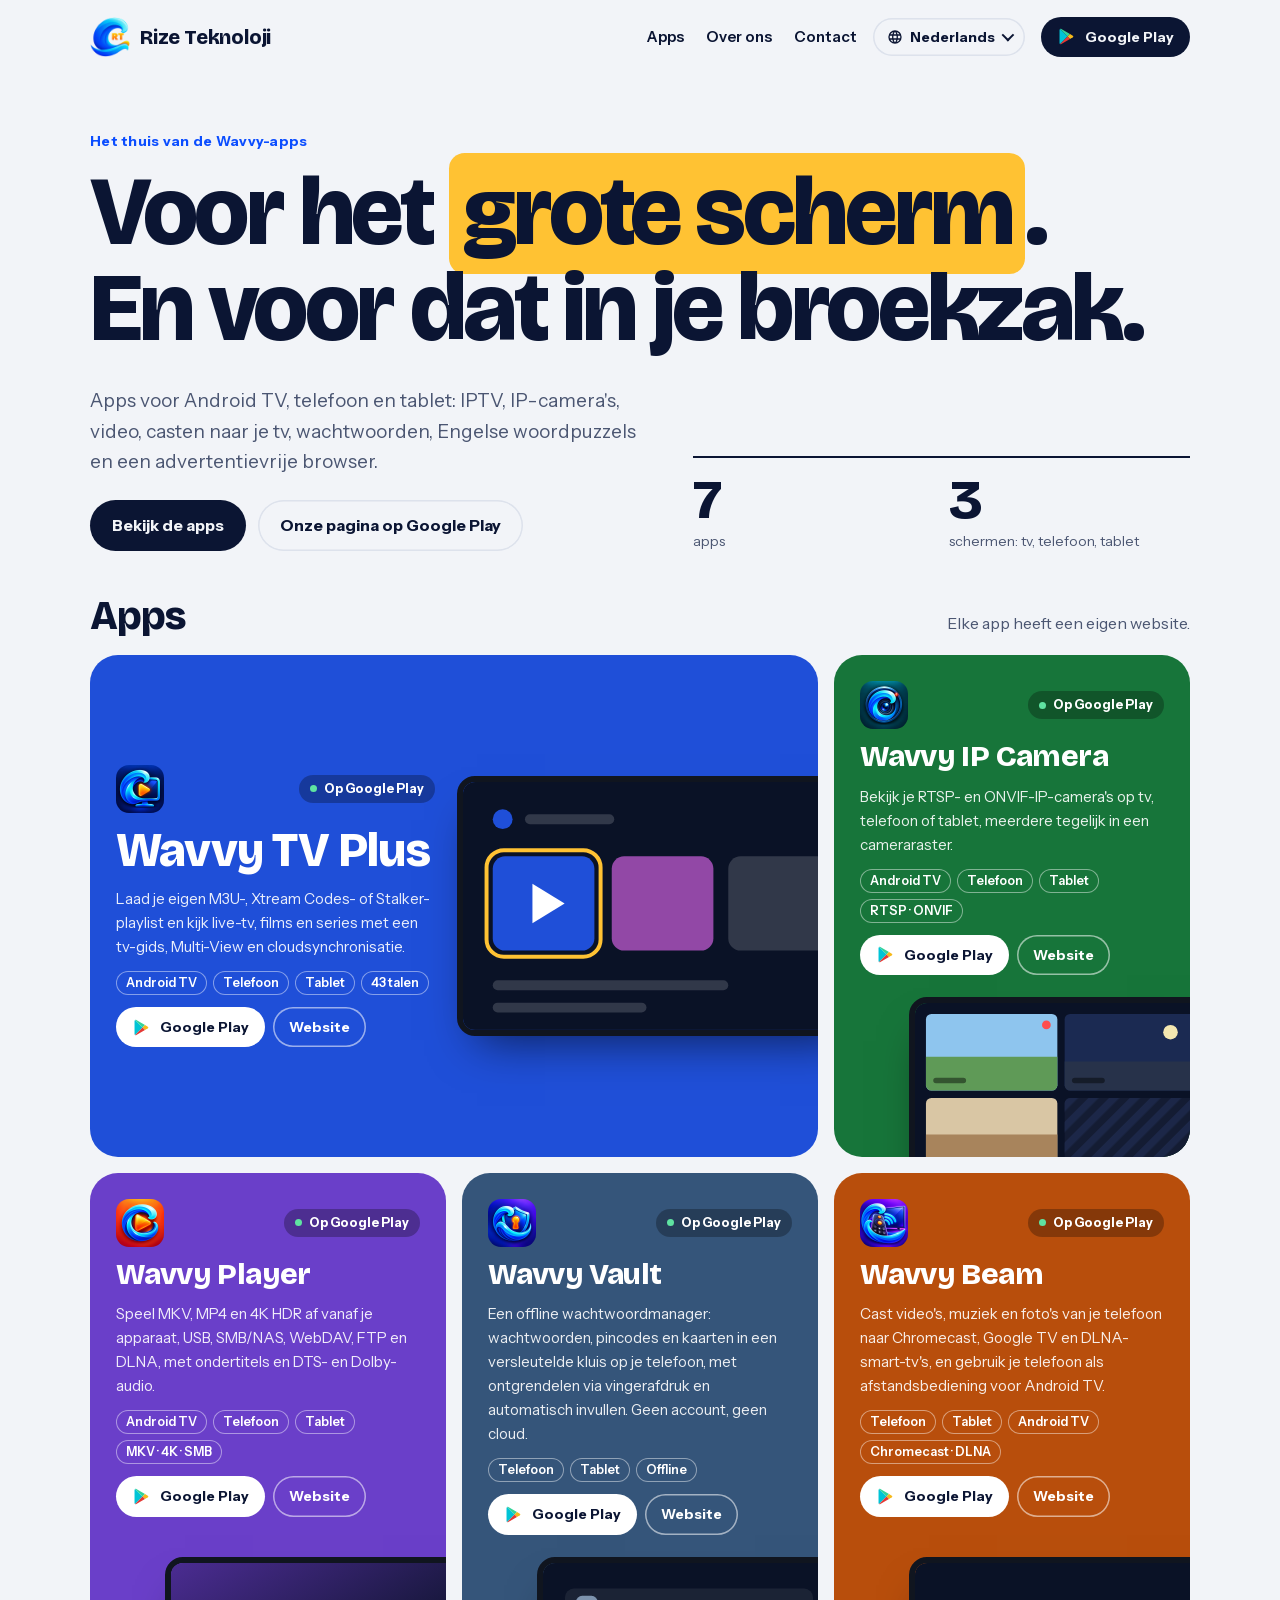
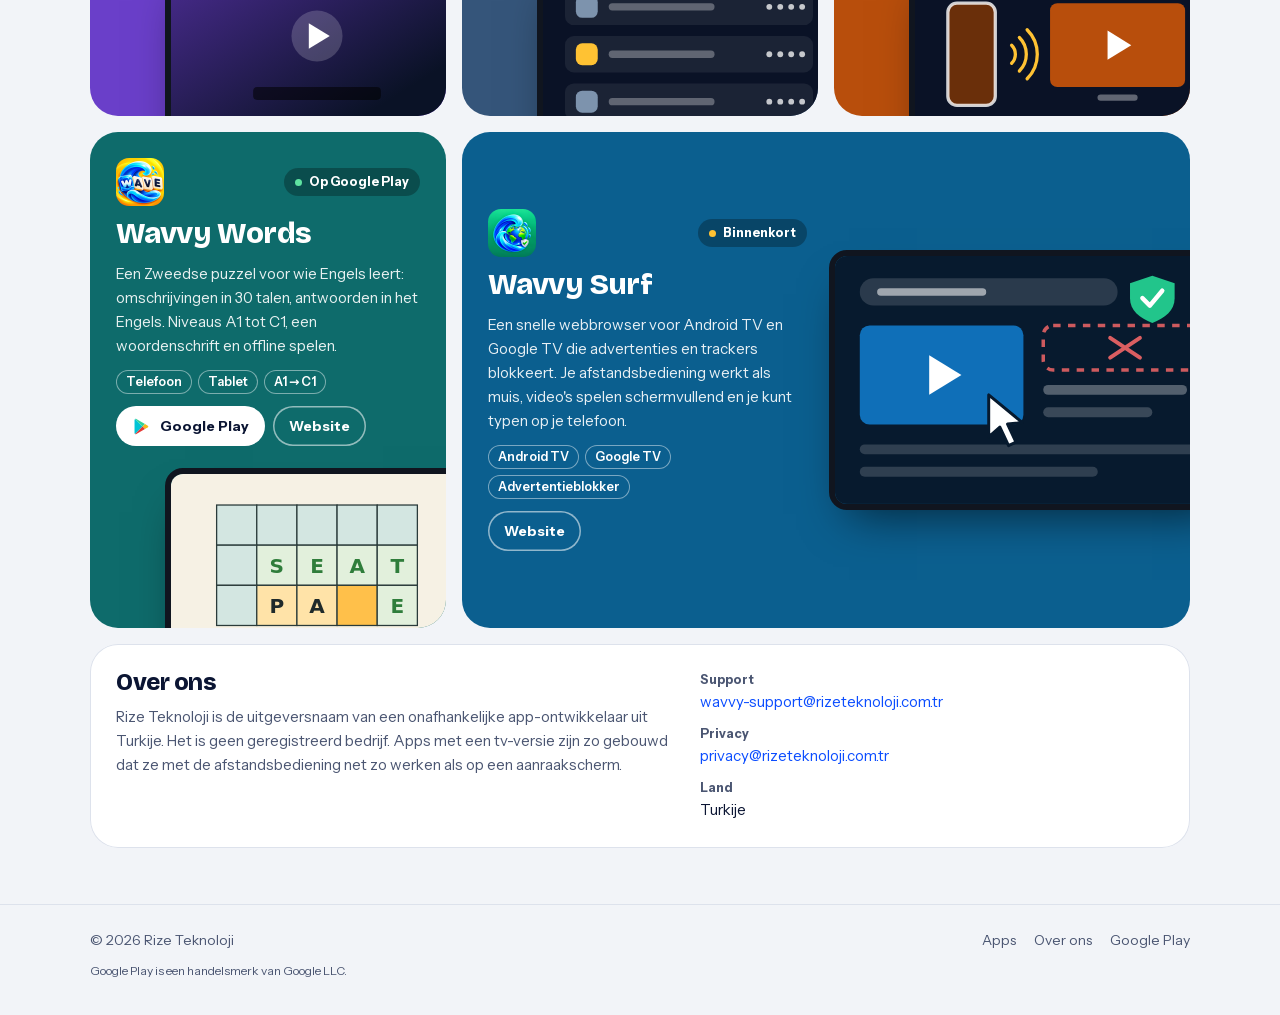
<file: nl/index.html>
<!doctype html>
<html lang="nl">
<head>
<meta charset="utf-8">
<meta name="viewport" content="width=device-width, initial-scale=1">
<title>Rize Teknoloji: Wavvy-apps voor Android TV, telefoon en tablet</title>
<meta name="description" content="Rize Teknoloji brengt de Wavvy-apps uit voor Android TV, telefoon en tablet: Wavvy TV Plus, Wavvy IP Camera, Wavvy Player, Wavvy Vault, Wavvy Beam, Wavvy Words en Wavvy Surf.">
<link rel="canonical" href="https://rizeteknoloji.com.tr/nl/">
<link rel="alternate" hreflang="en" href="https://rizeteknoloji.com.tr/">
<link rel="alternate" hreflang="tr" href="https://rizeteknoloji.com.tr/tr/">
<link rel="alternate" hreflang="pt-BR" href="https://rizeteknoloji.com.tr/pt-br/">
<link rel="alternate" hreflang="de" href="https://rizeteknoloji.com.tr/de/">
<link rel="alternate" hreflang="es" href="https://rizeteknoloji.com.tr/es/">
<link rel="alternate" hreflang="fr" href="https://rizeteknoloji.com.tr/fr/">
<link rel="alternate" hreflang="nl" href="https://rizeteknoloji.com.tr/nl/">
<link rel="alternate" hreflang="hi" href="https://rizeteknoloji.com.tr/hi/">
<link rel="alternate" hreflang="x-default" href="https://rizeteknoloji.com.tr/">
<link rel="icon" href="/favicon.png" sizes="192x192" type="image/png">
<link rel="icon" href="/favicon.ico" sizes="48x48">
<link rel="apple-touch-icon" href="/apple-touch-icon.png">
<meta name="theme-color" content="#0b1533">
<meta property="og:site_name" content="Rize Teknoloji">
<meta property="og:title" content="Rize Teknoloji">
<meta property="og:description" content="De Wavvy-apps voor Android TV, telefoon en tablet.">
<meta property="og:url" content="https://rizeteknoloji.com.tr/nl/">
<meta property="og:type" content="website">
<meta property="og:locale" content="nl_NL">
<meta property="og:image" content="https://tvplus.rizeteknoloji.com.tr/img/og.jpg">
<link rel="stylesheet" href="/fonts/wavvy.css">
<style>
/* Vitrin: büyük başlık, her uygulama kendi renginde bir kutu. Renkli kutuların üstüne hep beyaz yazı gelir. */
:root{
  --bg:#f2f4f8; --card:#fff; --line:#dde2ec; --ink:#0b1533; --muted:#4b5672; --accent:#0b4dff;
  --tv:#1f4fd8; --cam:#17753a; --player:#6a3fc9; --vault:#35557a; --beam:#b84e0c; --words:#0e6b6b; --surf:#0b5f8f;
  --gold:#ffc233; --navy:#0b1533; --bezel:#10151f;
  --display:"Bricolage Grotesque","Arial Narrow",system-ui,-apple-system,"Segoe UI",Roboto,Arial,sans-serif;
  --body:"Instrument Sans",system-ui,-apple-system,"Segoe UI",Roboto,Arial,sans-serif;
}
@media (prefers-color-scheme:dark){:root{
  --bg:#070c1c; --card:#111a35; --line:#242e54; --ink:#eef2ff; --muted:#a3adc9; --accent:#7b9cff;
}}
*{box-sizing:border-box}
html{-webkit-text-size-adjust:100%;scroll-behavior:smooth}
body{margin:0;background:var(--bg);color:var(--ink);font:16px/1.6 var(--body);overflow-x:hidden}
a{color:inherit;text-decoration:none}
h1,h2,h3,p,ul,dl,dd{margin:0;padding:0}
ul{list-style:none}
img,svg{display:block}
.w{max-width:1148px;margin:0 auto;padding:0 24px}
section{scroll-margin-top:16px}
:focus-visible{outline:3px solid var(--accent);outline-offset:3px;border-radius:6px}

/* üst çubuk */
.hd .w{display:flex;align-items:center;gap:16px;height:74px}
.brand{display:flex;align-items:center;gap:10px;font:800 20px/1 var(--display);letter-spacing:-.01em;white-space:nowrap}
.brand img{width:40px;height:40px;border-radius:12px}
.nav{display:flex;gap:22px;margin-left:auto;font-weight:600;font-size:15px}
.nav a{white-space:nowrap}
.nav a:hover{color:var(--accent)}
.btn{display:inline-flex;align-items:center;gap:9px;font-weight:700;border-radius:999px;padding:13px 22px;white-space:nowrap}
.btn.solid{background:var(--ink);color:var(--bg)}
.btn.ghost{box-shadow:inset 0 0 0 1.5px var(--line)}
.btn.ghost:hover{box-shadow:inset 0 0 0 1.5px var(--ink)}
.btn svg{flex:none;width:19px;height:19px}
.hd .btn{padding:9px 16px;font-size:14px}

/* dil menüsü */
.lang{position:relative}
.lang summary{list-style:none;cursor:pointer;display:flex;align-items:center;gap:7px;font-size:14px;font-weight:700;border-radius:999px;padding:8px 14px;box-shadow:inset 0 0 0 1.5px var(--line);white-space:nowrap}
.lang summary::-webkit-details-marker{display:none}
.lang summary svg{width:16px;height:16px;fill:currentColor}
.lang summary::after{content:"";width:7px;height:7px;border:solid currentColor;border-width:0 2px 2px 0;transform:rotate(45deg) translateY(-2px)}
.lang .short{display:none}
.lang[open] summary{box-shadow:inset 0 0 0 1.5px var(--ink)}
.lang ul{position:absolute;right:0;top:calc(100% + 8px);z-index:10;min-width:190px;padding:6px;border-radius:16px;background:var(--card);box-shadow:0 0 0 1px var(--line),0 18px 40px -12px rgba(11,21,51,.35)}
.lang li a{display:block;padding:8px 12px;border-radius:10px;font-size:15px;font-weight:600}
.lang li a:hover{background:var(--bg)}
.lang li a[aria-current]{color:var(--accent)}

/* açılış */
.hero{padding:56px 0 44px}
.eyebrow{font-weight:700;font-size:14px;color:var(--accent);letter-spacing:.02em}
h1{font:800 clamp(40px,8.6vw,98px)/.98 var(--display);letter-spacing:-.035em;margin:12px 0 30px;text-wrap:balance}
mark{color:var(--navy);background:var(--gold);padding:0 .14em .04em;border-radius:.16em;-webkit-box-decoration-break:clone;box-decoration-break:clone}
.herorow{display:grid;grid-template-columns:1.1fr 1fr;gap:28px 56px;align-items:end}
.herorow>*{min-width:0}
.lead{font-size:19px;color:var(--muted);max-width:52ch;margin-bottom:22px}
.btns{display:flex;flex-wrap:wrap;gap:12px;align-items:center}
.facts{display:grid;grid-template-columns:repeat(2,1fr);gap:16px;border-top:2px solid var(--ink);padding-top:14px}
.facts li{font-size:14px;color:var(--muted);line-height:1.35}
.facts b{display:block;font:800 clamp(34px,5vw,56px)/1 var(--display);color:var(--ink);letter-spacing:-.03em;margin-bottom:4px}

/* uygulamalar */
.sect{display:flex;flex-wrap:wrap;gap:8px 20px;align-items:baseline;justify-content:space-between;margin-bottom:18px}
h2{font:800 clamp(26px,3.4vw,40px)/1.05 var(--display);letter-spacing:-.025em}
.sect p{color:var(--muted)}
.bento{display:grid;grid-template-columns:repeat(6,1fr);gap:16px;padding-bottom:56px}
.tile{grid-column:span 2;border-radius:28px;background:var(--c);color:#fff;padding:26px;display:flex;flex-direction:column;gap:22px;overflow:hidden;min-width:0}
.tile .txt{display:flex;flex-direction:column;gap:12px;min-width:0}
.tile .top{display:flex;align-items:center;gap:12px;justify-content:space-between}
.tile .top img{width:48px;height:48px;border-radius:13px;background:#fff}
.st{display:inline-flex;align-items:center;gap:7px;font-size:12.5px;font-weight:700;white-space:nowrap;border-radius:999px;padding:4px 11px;background:rgba(0,0,0,.28);color:#fff}
.st::before{content:"";width:7px;height:7px;border-radius:50%;background:var(--gold)}
.st.live::before{background:#5fe3a1}
.tile h3{font:800 30px/1.05 var(--display);letter-spacing:-.02em}
.tile p{font-size:15px;color:rgba(255,255,255,.9)}
.tags{display:flex;flex-wrap:wrap;gap:6px}
.tags li{font-size:12.5px;font-weight:600;border-radius:999px;padding:2px 10px;box-shadow:inset 0 0 0 1px rgba(255,255,255,.45)}
.acts{display:flex;flex-wrap:wrap;gap:8px;align-items:center}
.tile .btn{font-size:14px;padding:9px 16px}
.tile .btn.solid{background:#fff;color:var(--navy)}
.tile .btn.ghost{box-shadow:inset 0 0 0 1.5px rgba(255,255,255,.55)}
.tile .btn.ghost:hover{box-shadow:inset 0 0 0 1.5px #fff}
.tile :focus-visible{outline-color:#fff}
.art{margin:auto -16% -20% 16%}
.art svg{width:100%;height:auto;border:6px solid var(--bezel);border-radius:18px;box-shadow:0 24px 44px -20px rgba(0,0,0,.6)}
.tile.wide{grid-column:span 4;display:grid;grid-template-columns:1fr 1.05fr;align-items:center}
.tile.wide .art{margin:0 -22% 0 0}
.tile.wide h3{font-size:clamp(30px,4.4vw,48px)}
/* Surf geniş masaüstünde 4 sütun (Words ile aynı sırada); 900px altında sıradan kutu. */
.tile.wide2{grid-column:span 4;display:grid;grid-template-columns:1fr 1.05fr;align-items:center}
.tile.wide2 .art{margin:0 -22% 0 0}
.tile.about{grid-column:span 6;background:var(--card);color:var(--ink);box-shadow:inset 0 0 0 1px var(--line);display:grid;grid-template-columns:1.2fr 1fr;gap:28px;align-items:start}
.tile.about>*{min-width:0}
.tile.about h3{font-size:24px;margin-bottom:10px}
.tile.about p{color:var(--muted)}
.tile.about dl{display:grid;gap:10px;font-size:15px}
.tile.about dt{font-size:12.5px;font-weight:700;color:var(--muted)}
.tile.about dd{overflow-wrap:anywhere}
.tile.about a{color:var(--accent)}
.tile.about :focus-visible{outline-color:var(--accent)}

/* alt bilgi */
footer{border-top:1px solid var(--line);padding:24px 0 34px;color:var(--muted);font-size:14px}
footer .w{display:flex;flex-wrap:wrap;gap:10px 24px;justify-content:space-between}
footer nav{display:flex;flex-wrap:wrap;gap:6px 18px}
footer a:hover{color:var(--ink)}
footer small{display:block;flex-basis:100%;font-size:12px}

/* Devanagari gibi yüksek harfli yazılar sıkışmasın */
html[lang="hi"] h1{line-height:1.22;letter-spacing:0}
html[lang="hi"] h2,html[lang="hi"] .tile.about h3{letter-spacing:0;line-height:1.3}

@media (max-width:900px){
  .nav{display:none}
  .lang{margin-left:auto}
  .herorow{grid-template-columns:1fr}
  .bento{grid-template-columns:1fr 1fr}
  .tile{grid-column:span 1}
  .tile.wide,.tile.about{grid-column:span 2}
  .tile.wide2{grid-column:span 1;display:flex}
  .tile.wide2 .art{margin:auto -16% -20% 16%}
}
@media (max-width:600px){
  .w{padding:0 16px}
  .hd .w{height:64px;gap:10px}
  .hd .btn{display:none}
  .lang .full{display:none}
  .lang .short{display:inline}
  .lang summary{padding:8px 12px}
  .brand{font-size:18px}
  .hero{padding:36px 0 36px}
  .lead{font-size:17px}
  .facts{gap:10px}
  .bento{grid-template-columns:1fr}
  .tile.wide,.tile.about{grid-column:span 1;grid-template-columns:1fr}
  .tile.wide .art{margin:0 -16% -20% 16%}
}
@media (prefers-reduced-motion:reduce){html{scroll-behavior:auto}}
</style>
<script type="application/ld+json">
{"@context":"https://schema.org","@graph":[
 {"@type":"WebSite","name":"Rize Teknoloji","alternateName":"rizeteknoloji.com.tr","url":"https://rizeteknoloji.com.tr/","inLanguage":["en", "tr", "pt-BR", "de", "es", "fr", "nl", "hi"]},
 {"@type":"Organization","name":"Rize Teknoloji","url":"https://rizeteknoloji.com.tr/","logo":"https://rizeteknoloji.com.tr/favicon.png"}
]}
</script>

</head>
<body>
<svg width="0" height="0" style="position:absolute" aria-hidden="true">
  <symbol id="gp" viewBox="0 0 24 24"><path fill="#00c4d6" d="M4 2.5 13.3 12 4 21.5a1.6 1.6 0 0 1-.8-1.4V3.9c0-.6.3-1.1.8-1.4z"/><path fill="#34d399" d="M16.4 8.9 13.3 12 4 2.5c.4-.3 1-.3 1.5 0l10.9 6.4z"/><path fill="#f6b91a" d="M20 11a1.2 1.2 0 0 1 0 2l-3.6 2.1-3.1-3.1 3.1-3.1L20 11z"/><path fill="#e53935" d="M16.4 15.1 5.5 21.5c-.5.3-1.1.3-1.5 0l9.3-9.5 3.1 3.1z"/></symbol>
</svg>

<header class="hd">
 <div class="w">
  <a class="brand" href="/nl/"><img src="/favicon.png" alt="" width="40" height="40">Rize Teknoloji</a>
  <nav class="nav" aria-label="Onderdelen">
   <a href="#apps">Apps</a>
   <a href="#about">Over ons</a>
   <a href="#contact">Contact</a>
  </nav>
  <details class="lang">
   <summary aria-label="Taal"><svg viewBox="0 0 24 24" aria-hidden="true"><path d="M12 2a10 10 0 1 0 0 20 10 10 0 0 0 0-20zm6.9 6h-3a15.7 15.7 0 0 0-1.4-3.6A8 8 0 0 1 18.9 8zM12 4a14 14 0 0 1 1.9 4h-3.8A14 14 0 0 1 12 4zM4.3 14a8.2 8.2 0 0 1 0-4h3.4a16.5 16.5 0 0 0 0 4H4.3zm.8 2h3a15.7 15.7 0 0 0 1.4 3.6A8 8 0 0 1 5.1 16zm3-8h-3a8 8 0 0 1 4.4-3.6A15.7 15.7 0 0 0 8.1 8zM12 20a14 14 0 0 1-1.9-4h3.8A14 14 0 0 1 12 20zm2.3-6H9.7a14.7 14.7 0 0 1 0-4h4.6a14.7 14.7 0 0 1 0 4zm.2 5.6a15.7 15.7 0 0 0 1.4-3.6h3a8 8 0 0 1-4.4 3.6zM16.3 14a16.5 16.5 0 0 0 0-4h3.4a8.2 8.2 0 0 1 0 4h-3.4z"/></svg><span class="full">Nederlands</span><span class="short">NL</span></summary>
   <ul>
    <li><a href="/" hreflang="en" lang="en">English</a></li>
    <li><a href="/tr/" hreflang="tr" lang="tr">Türkçe</a></li>
    <li><a href="/pt-br/" hreflang="pt-BR" lang="pt-BR">Português (Brasil)</a></li>
    <li><a href="/de/" hreflang="de" lang="de">Deutsch</a></li>
    <li><a href="/es/" hreflang="es" lang="es">Español</a></li>
    <li><a href="/fr/" hreflang="fr" lang="fr">Français</a></li>
    <li><a href="/nl/" hreflang="nl" lang="nl" aria-current="page">Nederlands</a></li>
    <li><a href="/hi/" hreflang="hi" lang="hi">हिन्दी</a></li>
   </ul>
  </details>
  <a class="btn solid" href="https://play.google.com/store/apps/developer?id=Rize+Teknoloji&amp;hl=nl"><svg aria-hidden="true"><use href="#gp"/></svg>Google Play</a>
 </div>
</header>

<main>
 <section class="hero">
  <div class="w">
   <p class="eyebrow">Het thuis van de Wavvy-apps</p>
   <h1>Voor het <mark>grote scherm</mark>. En voor dat in je broekzak.</h1>
   <div class="herorow">
    <div>
     <p class="lead">Apps voor Android TV, telefoon en tablet: IPTV, IP-camera's, video, casten naar je tv, wachtwoorden, Engelse woordpuzzels en een advertentievrije browser.</p>
     <div class="btns"><a class="btn solid" href="#apps">Bekijk de apps</a><a class="btn ghost" href="https://play.google.com/store/apps/developer?id=Rize+Teknoloji&amp;hl=nl">Onze pagina op Google Play</a></div>
    </div>
    <ul class="facts"><li><b>7</b>apps</li><li><b>3</b>schermen: tv, telefoon, tablet</li></ul>
   </div>
  </div>
 </section>

 <section id="apps">
  <div class="w">
   <div class="sect"><h2>Apps</h2><p>Elke app heeft een eigen website.</p></div>
   <div class="bento">
    <article class="tile wide" style="--c:var(--tv)">
     <div class="txt">
      <div class="top"><img src="/img/wavvy-tv-plus.png?v=47f30e9c" alt="" width="48" height="48" loading="lazy"><span class="st live">Op Google Play</span></div>
      <h3>Wavvy TV Plus</h3>
      <p>Laad je eigen M3U-, Xtream Codes- of Stalker-playlist en kijk live-tv, films en series met een tv-gids, Multi-View en cloudsynchronisatie.</p>
      <ul class="tags"><li>Android TV</li><li>Telefoon</li><li>Tablet</li><li>43 talen</li></ul>
      <div class="acts"><a class="btn solid" href="https://play.google.com/store/apps/details?id=com.wavvy.tvplus&amp;hl=nl"><svg aria-hidden="true"><use href="#gp"/></svg>Google Play</a><a class="btn ghost" href="https://tvplus.rizeteknoloji.com.tr/nl/">Website</a></div>
     </div>
     <div class="art"><svg viewBox="0 0 160 100" aria-hidden="true"><rect width="160" height="100" fill="#0a1226"/><circle cx="16" cy="15" r="4" fill="#1f4fd8"/><rect x="25" y="13" width="36" height="4" rx="2" fill="#fff" opacity=".16"/><rect x="12" y="30" width="41" height="38" rx="5" fill="#1f4fd8"/><rect x="9.5" y="27.5" width="46" height="43" rx="7" fill="none" stroke="#ffc233" stroke-width="1.6"/><path d="M28 41v16l13-8z" fill="#fff"/><rect x="60" y="30" width="41" height="38" rx="5" fill="#9248a6"/><rect x="107" y="30" width="41" height="38" rx="5" fill="#fff" opacity=".16"/><rect x="12" y="80" width="95" height="4" rx="2" fill="#fff" opacity=".16"/><rect x="12" y="89" width="62" height="4" rx="2" fill="#fff" opacity=".16"/></svg></div>
    </article>
    <article class="tile" style="--c:var(--cam)">
     <div class="txt">
      <div class="top"><img src="/img/wavvy-cam.png?v=cc6f16b5" alt="" width="48" height="48" loading="lazy"><span class="st live">Op Google Play</span></div>
      <h3>Wavvy IP Camera</h3>
      <p>Bekijk je RTSP- en ONVIF-IP-camera's op tv, telefoon of tablet, meerdere tegelijk in een cameraraster.</p>
      <ul class="tags"><li>Android TV</li><li>Telefoon</li><li>Tablet</li><li>RTSP · ONVIF</li></ul>
      <div class="acts"><a class="btn solid" href="https://play.google.com/store/apps/details?id=com.wavvy.cam&amp;hl=nl"><svg aria-hidden="true"><use href="#gp"/></svg>Google Play</a><a class="btn ghost" href="https://cam.rizeteknoloji.com.tr/nl/">Website</a></div>
     </div>
     <div class="art"><svg viewBox="0 0 160 100" aria-hidden="true"><defs><pattern id="ns" width="8" height="8" patternUnits="userSpaceOnUse" patternTransform="rotate(45)"><rect width="4" height="8" fill="#1c2748"/></pattern></defs><rect width="160" height="100" fill="#0a1226"/><rect x="6" y="6" width="72" height="42" rx="3" fill="#8ec5ee"/><path d="M6 29.5h72V45a3 3 0 0 1-3 3H9a3 3 0 0 1-3-3z" fill="#5f9a57"/><circle cx="72" cy="12" r="2.4" fill="#ff4d4d"/><rect x="82" y="6" width="72" height="42" rx="3" fill="#1b2a52"/><path d="M82 32h72v13a3 3 0 0 1-3 3H85a3 3 0 0 1-3-3z" fill="#27324a"/><circle cx="140" cy="16" r="4" fill="#f4e7b0"/><rect x="6" y="52" width="72" height="42" rx="3" fill="#d9c6a4"/><path d="M6 72h72v19a3 3 0 0 1-3 3H9a3 3 0 0 1-3-3z" fill="#a8845c"/><rect x="82" y="52" width="72" height="42" rx="3" fill="#141c33"/><rect x="82" y="52" width="72" height="42" rx="3" fill="url(#ns)"/><g fill="#000" opacity=".45"><rect x="10" y="41" width="18" height="3" rx="1.5"/><rect x="86" y="41" width="18" height="3" rx="1.5"/><rect x="10" y="87" width="18" height="3" rx="1.5"/><rect x="86" y="87" width="18" height="3" rx="1.5"/></g></svg></div>
    </article>
    <article class="tile" style="--c:var(--player)">
     <div class="txt">
      <div class="top"><img src="/img/wavvy-player.png?v=ecd8351e" alt="" width="48" height="48" loading="lazy"><span class="st live">Op Google Play</span></div>
      <h3>Wavvy Player</h3>
      <p>Speel MKV, MP4 en 4K HDR af vanaf je apparaat, USB, SMB/NAS, WebDAV, FTP en DLNA, met ondertitels en DTS- en Dolby-audio.</p>
      <ul class="tags"><li>Android TV</li><li>Telefoon</li><li>Tablet</li><li>MKV · 4K · SMB</li></ul>
      <div class="acts"><a class="btn solid" href="https://play.google.com/store/apps/details?id=com.wavvy.player&amp;hl=nl"><svg aria-hidden="true"><use href="#gp"/></svg>Google Play</a><a class="btn ghost" href="https://player.rizeteknoloji.com.tr/nl/">Website</a></div>
     </div>
     <div class="art"><svg viewBox="0 0 160 100" aria-hidden="true"><defs><linearGradient id="pl" x1="0" y1="0" x2="1" y2="1"><stop offset="0" stop-color="#4b2c92"/><stop offset=".75" stop-color="#0a1226"/></linearGradient></defs><rect width="160" height="100" fill="url(#pl)"/><circle cx="80" cy="40" r="14" fill="#fff" opacity=".18"/><path d="M75.5 33v14l11.5-7z" fill="#fff"/><rect x="45" y="68" width="70" height="7" rx="2.2" fill="#000" opacity=".55"/><rect x="13" y="86" width="134" height="3" rx="1.5" fill="#fff" opacity=".22"/><rect x="13" y="86" width="56" height="3" rx="1.5" fill="#ffc233"/></svg></div>
    </article>
    <article class="tile" style="--c:var(--vault)">
     <div class="txt">
      <div class="top"><img src="/img/wavvy-vault.png?v=b48cde3c" alt="" width="48" height="48" loading="lazy"><span class="st live">Op Google Play</span></div>
      <h3>Wavvy Vault</h3>
      <p>Een offline wachtwoordmanager: wachtwoorden, pincodes en kaarten in een versleutelde kluis op je telefoon, met ontgrendelen via vingerafdruk en automatisch invullen. Geen account, geen cloud.</p>
      <ul class="tags"><li>Telefoon</li><li>Tablet</li><li>Offline</li></ul>
      <div class="acts"><a class="btn solid" href="https://play.google.com/store/apps/details?id=com.wavvy.vault&amp;hl=nl"><svg aria-hidden="true"><use href="#gp"/></svg>Google Play</a><a class="btn ghost" href="https://vault.rizeteknoloji.com.tr/nl/">Website</a></div>
     </div>
     <div class="art"><svg viewBox="0 0 160 100" aria-hidden="true"><rect width="160" height="100" fill="#0a1226"/><rect x="12" y="14" width="136" height="20" rx="5" fill="#fff" opacity=".07"/><rect x="18" y="18" width="12" height="12" rx="3.5" fill="#7d93ad"/><rect x="36" y="22" width="58" height="4" rx="2" fill="#fff" opacity=".3"/><g fill="#fff" opacity=".75"><circle cx="124" cy="24" r="1.6"/><circle cx="130" cy="24" r="1.6"/><circle cx="136" cy="24" r="1.6"/><circle cx="142" cy="24" r="1.6"/></g><rect x="12" y="40" width="136" height="20" rx="5" fill="#fff" opacity=".07"/><rect x="18" y="44" width="12" height="12" rx="3.5" fill="#ffc233"/><rect x="36" y="48" width="58" height="4" rx="2" fill="#fff" opacity=".3"/><g fill="#fff" opacity=".75"><circle cx="124" cy="50" r="1.6"/><circle cx="130" cy="50" r="1.6"/><circle cx="136" cy="50" r="1.6"/><circle cx="142" cy="50" r="1.6"/></g><rect x="12" y="66" width="136" height="20" rx="5" fill="#fff" opacity=".07"/><rect x="18" y="70" width="12" height="12" rx="3.5" fill="#7d93ad"/><rect x="36" y="74" width="58" height="4" rx="2" fill="#fff" opacity=".3"/><g fill="#fff" opacity=".75"><circle cx="124" cy="76" r="1.6"/><circle cx="130" cy="76" r="1.6"/><circle cx="136" cy="76" r="1.6"/><circle cx="142" cy="76" r="1.6"/></g></svg></div>
    </article>
    <article class="tile" style="--c:var(--beam)">
     <div class="txt">
      <div class="top"><img src="/img/wavvy-beam.png?v=8de315ca" alt="" width="48" height="48" loading="lazy"><span class="st live">Op Google Play</span></div>
      <h3>Wavvy Beam</h3>
      <p>Cast video's, muziek en foto's van je telefoon naar Chromecast, Google TV en DLNA-smart-tv's, en gebruik je telefoon als afstandsbediening voor Android TV.</p>
      <ul class="tags"><li>Telefoon</li><li>Tablet</li><li>Android TV</li><li>Chromecast · DLNA</li></ul>
      <div class="acts"><a class="btn solid" href="https://play.google.com/store/apps/details?id=com.wavvy.beam&amp;hl=nl"><svg aria-hidden="true"><use href="#gp"/></svg>Google Play</a><a class="btn ghost" href="https://beam.rizeteknoloji.com.tr/nl/">Website</a></div>
     </div>
     <div class="art"><svg viewBox="0 0 160 100" aria-hidden="true"><rect width="160" height="100" fill="#0a1226"/><rect x="18" y="22" width="26" height="56" rx="5" fill="#6a2f0a" stroke="#fff" stroke-opacity=".8" stroke-width="1.8"/><g fill="none" stroke="#ffc233" stroke-width="1.8" stroke-linecap="round"><path d="M52.95 45.05a7 7 0 0 1 0 9.9"/><path d="M57.19 40.81a13 13 0 0 1 0 18.38"/><path d="M61.44 36.56a19 19 0 0 1 0 26.88"/></g><rect x="74" y="22" width="74" height="46" rx="4" fill="#b84e0c"/><rect x="100" y="72" width="22" height="3.5" rx="1.75" fill="#fff" opacity=".35"/><path d="M105.5 37v16l13-8z" fill="#fff"/></svg></div>
    </article>
    <article class="tile" style="--c:var(--words)">
     <div class="txt">
      <div class="top"><img src="/img/wavvy-words.png?v=c1e95c54" alt="" width="48" height="48" loading="lazy"><span class="st live">Op Google Play</span></div>
      <h3>Wavvy Words</h3>
      <p>Een Zweedse puzzel voor wie Engels leert: omschrijvingen in 30 talen, antwoorden in het Engels. Niveaus A1 tot C1, een woordenschrift en offline spelen.</p>
      <ul class="tags"><li>Telefoon</li><li>Tablet</li><li>A1 → C1</li></ul>
      <div class="acts"><a class="btn solid" href="https://play.google.com/store/apps/details?id=com.wavvy.words&amp;hl=nl"><svg aria-hidden="true"><use href="#gp"/></svg>Google Play</a><a class="btn ghost" href="https://words.rizeteknoloji.com.tr/">Website</a></div>
     </div>
     <div class="art"><svg viewBox="0 0 160 100" aria-hidden="true"><rect width="160" height="100" fill="#f6f1e4"/><g stroke="#2a3b3a" stroke-width=".7" font-family="system-ui,-apple-system,Segoe UI,Roboto,Arial,sans-serif" font-weight="700" font-size="11" text-anchor="middle"><rect x="25" y="17" width="22" height="22" fill="#d3e6e1"/><rect x="47" y="17" width="22" height="22" fill="#d3e6e1"/><rect x="69" y="17" width="22" height="22" fill="#d3e6e1"/><rect x="91" y="17" width="22" height="22" fill="#d3e6e1"/><rect x="113" y="17" width="22" height="22" fill="#d3e6e1"/><rect x="25" y="39" width="22" height="22" fill="#d3e6e1"/><rect x="47" y="39" width="22" height="22" fill="#e2f0dc"/><text x="58" y="54" stroke="none" fill="#2f7d3b">S</text><rect x="69" y="39" width="22" height="22" fill="#e2f0dc"/><text x="80" y="54" stroke="none" fill="#2f7d3b">E</text><rect x="91" y="39" width="22" height="22" fill="#e2f0dc"/><text x="102" y="54" stroke="none" fill="#2f7d3b">A</text><rect x="113" y="39" width="22" height="22" fill="#e2f0dc"/><text x="124" y="54" stroke="none" fill="#2f7d3b">T</text><rect x="25" y="61" width="22" height="22" fill="#d3e6e1"/><rect x="47" y="61" width="22" height="22" fill="#ffe3a8"/><text x="58" y="76" stroke="none" fill="#1f2a2a">P</text><rect x="69" y="61" width="22" height="22" fill="#ffe3a8"/><text x="80" y="76" stroke="none" fill="#1f2a2a">A</text><rect x="91" y="61" width="22" height="22" fill="#ffc04a"/><rect x="113" y="61" width="22" height="22" fill="#e2f0dc"/><text x="124" y="76" stroke="none" fill="#2f7d3b">E</text></g></svg></div>
    </article>
    <article class="tile wide2" style="--c:var(--surf)">
     <div class="txt">
      <div class="top"><img src="/img/wavvy-surf.png?v=6e816096" alt="" width="48" height="48" loading="lazy"><span class="st">Binnenkort</span></div>
      <h3>Wavvy Surf</h3>
      <p>Een snelle webbrowser voor Android TV en Google TV die advertenties en trackers blokkeert. Je afstandsbediening werkt als muis, video's spelen schermvullend en je kunt typen op je telefoon.</p>
      <ul class="tags"><li>Android TV</li><li>Google TV</li><li>Advertentieblokker</li></ul>
      <div class="acts"><a class="btn ghost" href="https://surf.rizeteknoloji.com.tr/nl/">Website</a></div>
     </div>
     <div class="art"><svg viewBox="0 0 160 100" aria-hidden="true"><rect width="160" height="100" fill="#071a2e"/><rect x="10" y="9" width="104" height="11" rx="5.5" fill="#fff" opacity=".14"/><rect x="17" y="13" width="44" height="3" rx="1.5" fill="#fff" opacity=".55"/><path d="M128 8l9 3v6c0 5-4 8-9 10-5-2-9-5-9-10v-6z" fill="#22c58b"/><path d="M124 17l3 3 5-6" fill="none" stroke="#fff" stroke-width="1.8" stroke-linecap="round" stroke-linejoin="round"/><rect x="10" y="28" width="66" height="40" rx="4" fill="#0f6fb8"/><path d="M38 40v16l13-8z" fill="#fff"/><rect x="84" y="28" width="66" height="18" rx="4" fill="none" stroke="#ff6b6b" stroke-width="1.4" stroke-dasharray="3 3" opacity=".8"/><path d="M111 33l12 8M123 33l-12 8" stroke="#ff6b6b" stroke-width="1.6" stroke-linecap="round" opacity=".85"/><rect x="84" y="52" width="58" height="4" rx="2" fill="#fff" opacity=".3"/><rect x="84" y="61" width="44" height="4" rx="2" fill="#fff" opacity=".2"/><rect x="10" y="76" width="140" height="4" rx="2" fill="#fff" opacity=".16"/><rect x="10" y="85" width="96" height="4" rx="2" fill="#fff" opacity=".16"/><path d="M62 56l0 17 4.5-4 3.5 7.5 3-1.4-3.4-7.3 6-.6z" fill="#fff" stroke="#071a2e" stroke-width="1.2" stroke-linejoin="round"/></svg></div>
    </article>
    <div class="tile about" id="about">
     <div><h3>Over ons</h3><p>Rize Teknoloji is de uitgeversnaam van een onafhankelijke app-ontwikkelaar uit Turkije. Het is geen geregistreerd bedrijf. Apps met een tv-versie zijn zo gebouwd dat ze met de afstandsbediening net zo werken als op een aanraakscherm.</p></div>
     <dl id="contact">
      <div><dt>Support</dt><dd><a href="mailto:wavvy-support@rizeteknoloji.com.tr">wavvy-support@rizeteknoloji.com.tr</a></dd></div>
      <div><dt>Privacy</dt><dd><a href="mailto:privacy@rizeteknoloji.com.tr">privacy@rizeteknoloji.com.tr</a></dd></div>
      <div><dt>Land</dt><dd>Turkije</dd></div>
     </dl>
    </div>
   </div>
  </div>
 </section>
</main>

<footer>
 <div class="w">
  <span>© <span id="y">2026</span> Rize Teknoloji</span>
  <nav aria-label="Onderdelen"><a href="#apps">Apps</a><a href="#about">Over ons</a><a href="https://play.google.com/store/apps/developer?id=Rize+Teknoloji&amp;hl=nl">Google Play</a></nav>
  <small>Google Play is een handelsmerk van Google LLC.</small>
 </div>
</footer>

<script>
(function(){
  var d=document.querySelector('.lang');
  document.addEventListener('click',function(e){ if(d.open&&!d.contains(e.target)) d.open=false; });
  document.addEventListener('keydown',function(e){ if(e.key==='Escape') d.open=false; });
  d.querySelectorAll('a').forEach(function(a){
    a.addEventListener('click',function(){ try{ localStorage.setItem('lang',a.getAttribute('hreflang')); }catch(e){} });
  });
  document.getElementById('y').textContent=new Date().getFullYear();
})();
</script>
</body>
</html>
</file>
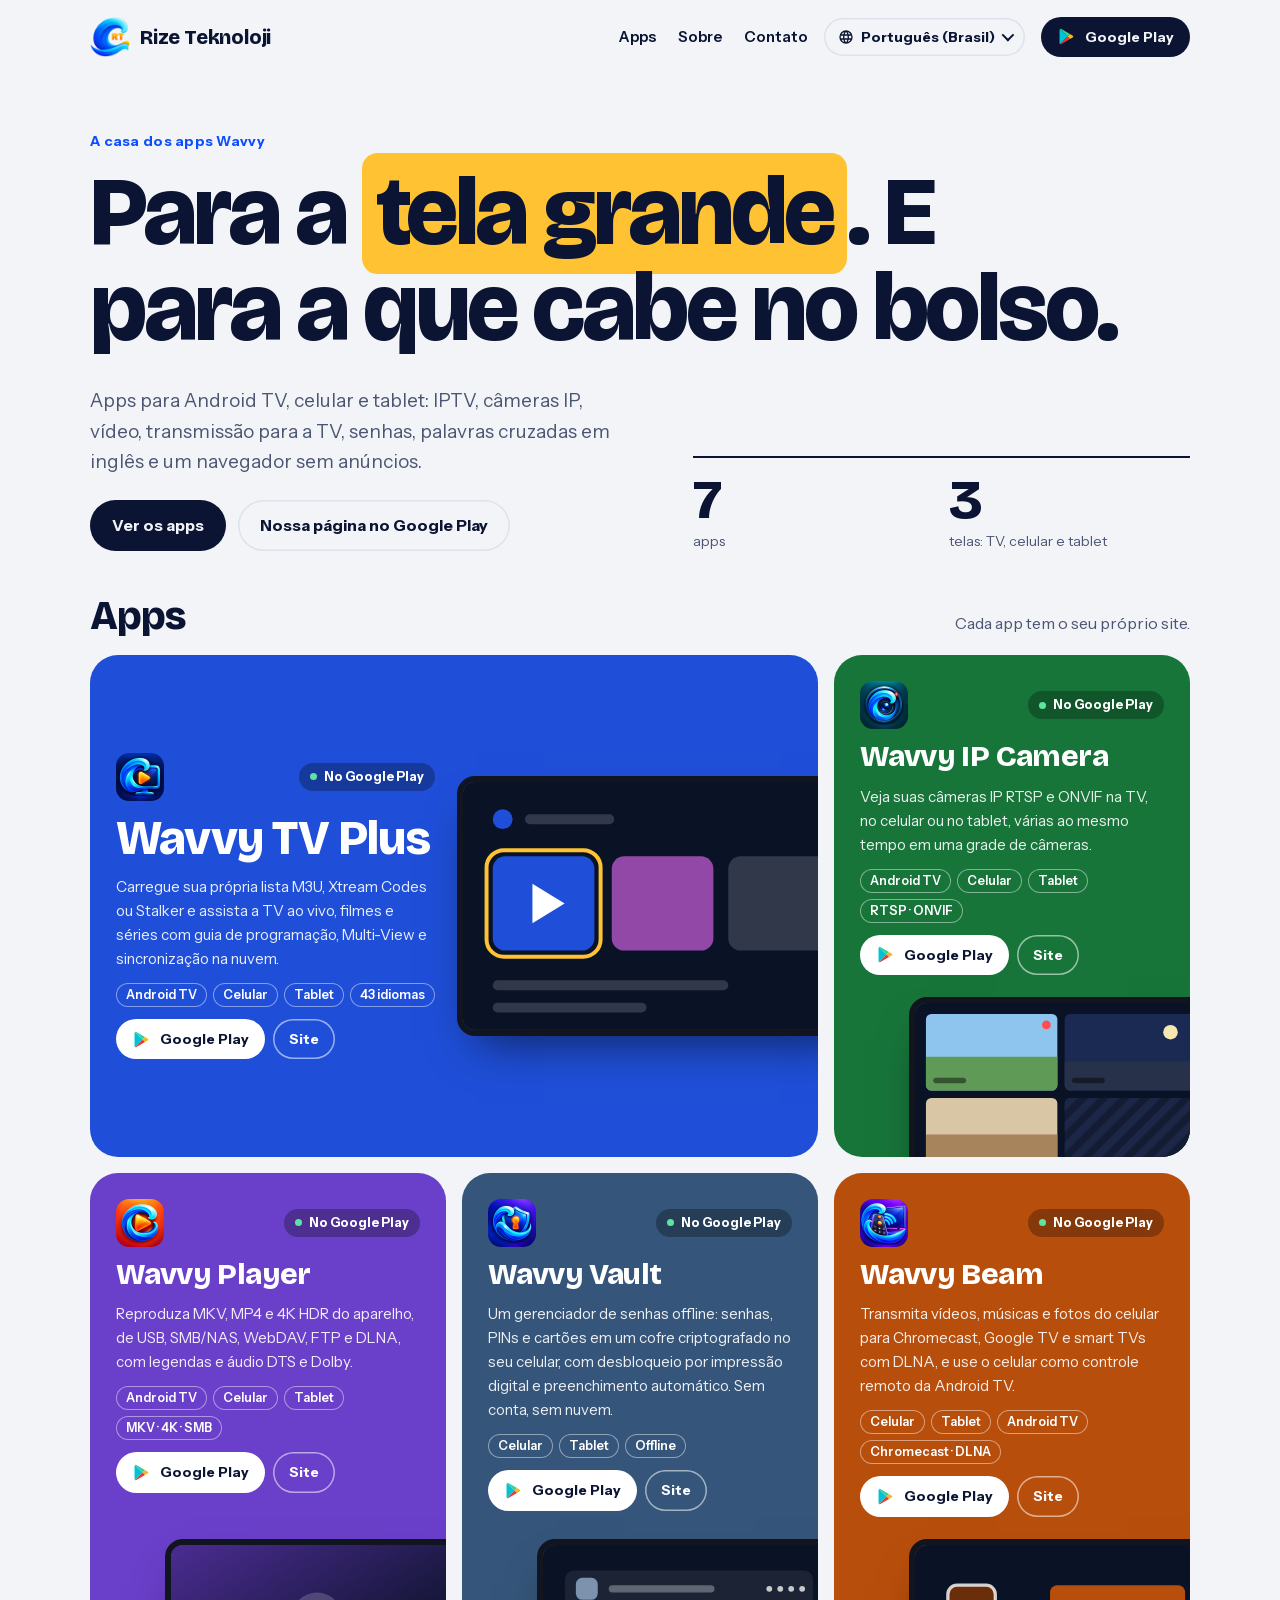
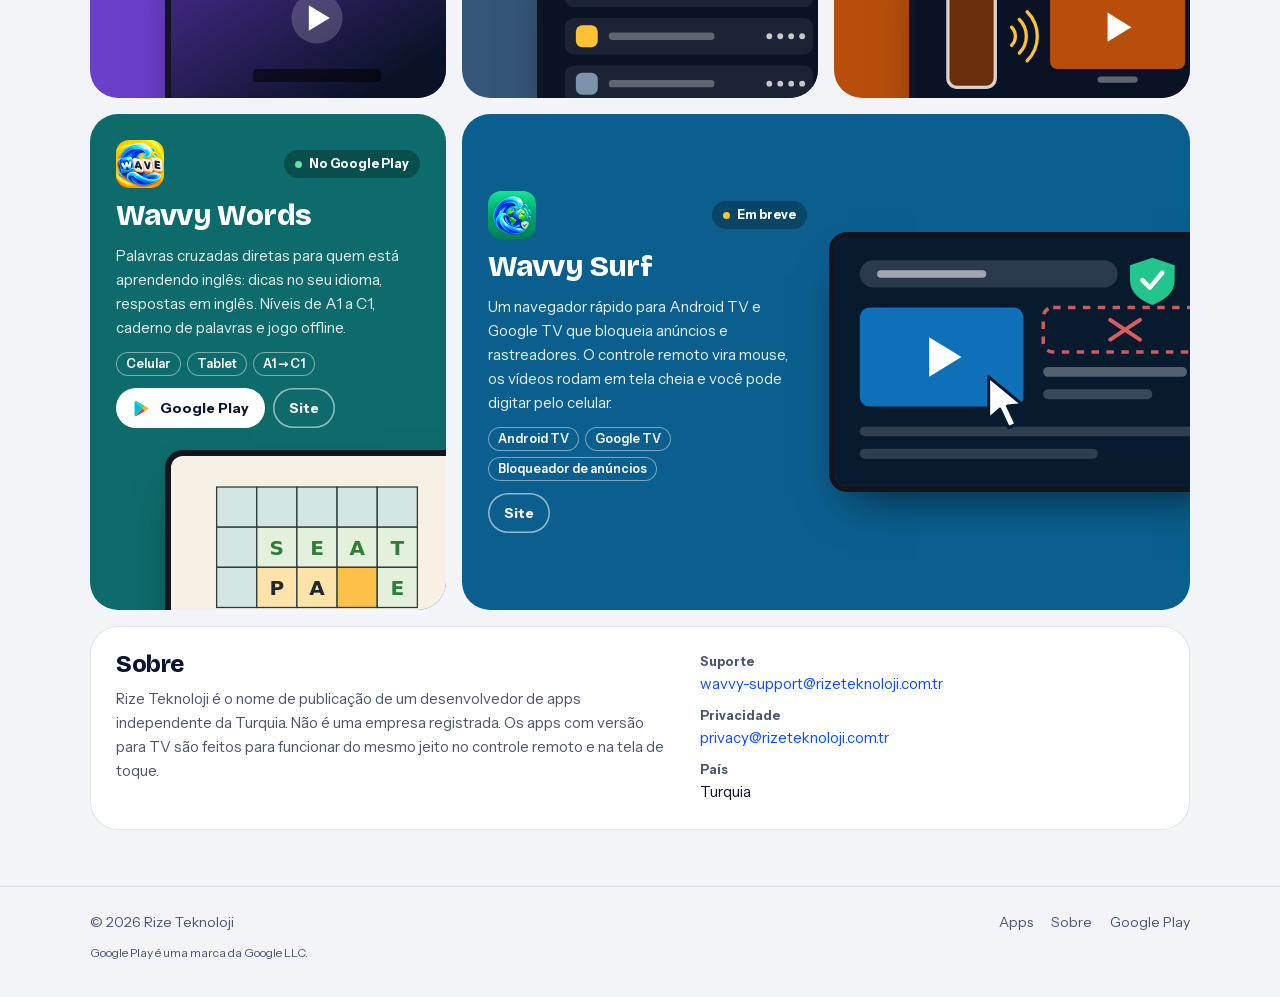
<file: pt-br/index.html>
<!doctype html>
<html lang="pt-BR">
<head>
<meta charset="utf-8">
<meta name="viewport" content="width=device-width, initial-scale=1">
<title>Rize Teknoloji: apps Wavvy para Android TV, celular e tablet</title>
<meta name="description" content="A Rize Teknoloji publica os apps Wavvy para Android TV, celular e tablet: Wavvy TV Plus, Wavvy IP Camera, Wavvy Player, Wavvy Vault, Wavvy Beam, Wavvy Words e Wavvy Surf.">
<link rel="canonical" href="https://rizeteknoloji.com.tr/pt-br/">
<link rel="alternate" hreflang="en" href="https://rizeteknoloji.com.tr/">
<link rel="alternate" hreflang="tr" href="https://rizeteknoloji.com.tr/tr/">
<link rel="alternate" hreflang="pt-BR" href="https://rizeteknoloji.com.tr/pt-br/">
<link rel="alternate" hreflang="de" href="https://rizeteknoloji.com.tr/de/">
<link rel="alternate" hreflang="es" href="https://rizeteknoloji.com.tr/es/">
<link rel="alternate" hreflang="fr" href="https://rizeteknoloji.com.tr/fr/">
<link rel="alternate" hreflang="nl" href="https://rizeteknoloji.com.tr/nl/">
<link rel="alternate" hreflang="hi" href="https://rizeteknoloji.com.tr/hi/">
<link rel="alternate" hreflang="x-default" href="https://rizeteknoloji.com.tr/">
<link rel="icon" href="/favicon.png" sizes="192x192" type="image/png">
<link rel="icon" href="/favicon.ico" sizes="48x48">
<link rel="apple-touch-icon" href="/apple-touch-icon.png">
<meta name="theme-color" content="#0b1533">
<meta property="og:site_name" content="Rize Teknoloji">
<meta property="og:title" content="Rize Teknoloji">
<meta property="og:description" content="Os apps Wavvy para Android TV, celular e tablet.">
<meta property="og:url" content="https://rizeteknoloji.com.tr/pt-br/">
<meta property="og:type" content="website">
<meta property="og:locale" content="pt_BR">
<meta property="og:image" content="https://tvplus.rizeteknoloji.com.tr/img/og.jpg">
<link rel="stylesheet" href="/fonts/wavvy.css">
<style>
/* Vitrin: büyük başlık, her uygulama kendi renginde bir kutu. Renkli kutuların üstüne hep beyaz yazı gelir. */
:root{
  --bg:#f2f4f8; --card:#fff; --line:#dde2ec; --ink:#0b1533; --muted:#4b5672; --accent:#0b4dff;
  --tv:#1f4fd8; --cam:#17753a; --player:#6a3fc9; --vault:#35557a; --beam:#b84e0c; --words:#0e6b6b; --surf:#0b5f8f;
  --gold:#ffc233; --navy:#0b1533; --bezel:#10151f;
  --display:"Bricolage Grotesque","Arial Narrow",system-ui,-apple-system,"Segoe UI",Roboto,Arial,sans-serif;
  --body:"Instrument Sans",system-ui,-apple-system,"Segoe UI",Roboto,Arial,sans-serif;
}
@media (prefers-color-scheme:dark){:root{
  --bg:#070c1c; --card:#111a35; --line:#242e54; --ink:#eef2ff; --muted:#a3adc9; --accent:#7b9cff;
}}
*{box-sizing:border-box}
html{-webkit-text-size-adjust:100%;scroll-behavior:smooth}
body{margin:0;background:var(--bg);color:var(--ink);font:16px/1.6 var(--body);overflow-x:hidden}
a{color:inherit;text-decoration:none}
h1,h2,h3,p,ul,dl,dd{margin:0;padding:0}
ul{list-style:none}
img,svg{display:block}
.w{max-width:1148px;margin:0 auto;padding:0 24px}
section{scroll-margin-top:16px}
:focus-visible{outline:3px solid var(--accent);outline-offset:3px;border-radius:6px}

/* üst çubuk */
.hd .w{display:flex;align-items:center;gap:16px;height:74px}
.brand{display:flex;align-items:center;gap:10px;font:800 20px/1 var(--display);letter-spacing:-.01em;white-space:nowrap}
.brand img{width:40px;height:40px;border-radius:12px}
.nav{display:flex;gap:22px;margin-left:auto;font-weight:600;font-size:15px}
.nav a{white-space:nowrap}
.nav a:hover{color:var(--accent)}
.btn{display:inline-flex;align-items:center;gap:9px;font-weight:700;border-radius:999px;padding:13px 22px;white-space:nowrap}
.btn.solid{background:var(--ink);color:var(--bg)}
.btn.ghost{box-shadow:inset 0 0 0 1.5px var(--line)}
.btn.ghost:hover{box-shadow:inset 0 0 0 1.5px var(--ink)}
.btn svg{flex:none;width:19px;height:19px}
.hd .btn{padding:9px 16px;font-size:14px}

/* dil menüsü */
.lang{position:relative}
.lang summary{list-style:none;cursor:pointer;display:flex;align-items:center;gap:7px;font-size:14px;font-weight:700;border-radius:999px;padding:8px 14px;box-shadow:inset 0 0 0 1.5px var(--line);white-space:nowrap}
.lang summary::-webkit-details-marker{display:none}
.lang summary svg{width:16px;height:16px;fill:currentColor}
.lang summary::after{content:"";width:7px;height:7px;border:solid currentColor;border-width:0 2px 2px 0;transform:rotate(45deg) translateY(-2px)}
.lang .short{display:none}
.lang[open] summary{box-shadow:inset 0 0 0 1.5px var(--ink)}
.lang ul{position:absolute;right:0;top:calc(100% + 8px);z-index:10;min-width:190px;padding:6px;border-radius:16px;background:var(--card);box-shadow:0 0 0 1px var(--line),0 18px 40px -12px rgba(11,21,51,.35)}
.lang li a{display:block;padding:8px 12px;border-radius:10px;font-size:15px;font-weight:600}
.lang li a:hover{background:var(--bg)}
.lang li a[aria-current]{color:var(--accent)}

/* açılış */
.hero{padding:56px 0 44px}
.eyebrow{font-weight:700;font-size:14px;color:var(--accent);letter-spacing:.02em}
h1{font:800 clamp(40px,8.6vw,98px)/.98 var(--display);letter-spacing:-.035em;margin:12px 0 30px;text-wrap:balance}
mark{color:var(--navy);background:var(--gold);padding:0 .14em .04em;border-radius:.16em;-webkit-box-decoration-break:clone;box-decoration-break:clone}
.herorow{display:grid;grid-template-columns:1.1fr 1fr;gap:28px 56px;align-items:end}
.herorow>*{min-width:0}
.lead{font-size:19px;color:var(--muted);max-width:52ch;margin-bottom:22px}
.btns{display:flex;flex-wrap:wrap;gap:12px;align-items:center}
.facts{display:grid;grid-template-columns:repeat(2,1fr);gap:16px;border-top:2px solid var(--ink);padding-top:14px}
.facts li{font-size:14px;color:var(--muted);line-height:1.35}
.facts b{display:block;font:800 clamp(34px,5vw,56px)/1 var(--display);color:var(--ink);letter-spacing:-.03em;margin-bottom:4px}

/* uygulamalar */
.sect{display:flex;flex-wrap:wrap;gap:8px 20px;align-items:baseline;justify-content:space-between;margin-bottom:18px}
h2{font:800 clamp(26px,3.4vw,40px)/1.05 var(--display);letter-spacing:-.025em}
.sect p{color:var(--muted)}
.bento{display:grid;grid-template-columns:repeat(6,1fr);gap:16px;padding-bottom:56px}
.tile{grid-column:span 2;border-radius:28px;background:var(--c);color:#fff;padding:26px;display:flex;flex-direction:column;gap:22px;overflow:hidden;min-width:0}
.tile .txt{display:flex;flex-direction:column;gap:12px;min-width:0}
.tile .top{display:flex;align-items:center;gap:12px;justify-content:space-between}
.tile .top img{width:48px;height:48px;border-radius:13px;background:#fff}
.st{display:inline-flex;align-items:center;gap:7px;font-size:12.5px;font-weight:700;white-space:nowrap;border-radius:999px;padding:4px 11px;background:rgba(0,0,0,.28);color:#fff}
.st::before{content:"";width:7px;height:7px;border-radius:50%;background:var(--gold)}
.st.live::before{background:#5fe3a1}
.tile h3{font:800 30px/1.05 var(--display);letter-spacing:-.02em}
.tile p{font-size:15px;color:rgba(255,255,255,.9)}
.tags{display:flex;flex-wrap:wrap;gap:6px}
.tags li{font-size:12.5px;font-weight:600;border-radius:999px;padding:2px 10px;box-shadow:inset 0 0 0 1px rgba(255,255,255,.45)}
.acts{display:flex;flex-wrap:wrap;gap:8px;align-items:center}
.tile .btn{font-size:14px;padding:9px 16px}
.tile .btn.solid{background:#fff;color:var(--navy)}
.tile .btn.ghost{box-shadow:inset 0 0 0 1.5px rgba(255,255,255,.55)}
.tile .btn.ghost:hover{box-shadow:inset 0 0 0 1.5px #fff}
.tile :focus-visible{outline-color:#fff}
.art{margin:auto -16% -20% 16%}
.art svg{width:100%;height:auto;border:6px solid var(--bezel);border-radius:18px;box-shadow:0 24px 44px -20px rgba(0,0,0,.6)}
.tile.wide{grid-column:span 4;display:grid;grid-template-columns:1fr 1.05fr;align-items:center}
.tile.wide .art{margin:0 -22% 0 0}
.tile.wide h3{font-size:clamp(30px,4.4vw,48px)}
/* Surf geniş masaüstünde 4 sütun (Words ile aynı sırada); 900px altında sıradan kutu. */
.tile.wide2{grid-column:span 4;display:grid;grid-template-columns:1fr 1.05fr;align-items:center}
.tile.wide2 .art{margin:0 -22% 0 0}
.tile.about{grid-column:span 6;background:var(--card);color:var(--ink);box-shadow:inset 0 0 0 1px var(--line);display:grid;grid-template-columns:1.2fr 1fr;gap:28px;align-items:start}
.tile.about>*{min-width:0}
.tile.about h3{font-size:24px;margin-bottom:10px}
.tile.about p{color:var(--muted)}
.tile.about dl{display:grid;gap:10px;font-size:15px}
.tile.about dt{font-size:12.5px;font-weight:700;color:var(--muted)}
.tile.about dd{overflow-wrap:anywhere}
.tile.about a{color:var(--accent)}
.tile.about :focus-visible{outline-color:var(--accent)}

/* alt bilgi */
footer{border-top:1px solid var(--line);padding:24px 0 34px;color:var(--muted);font-size:14px}
footer .w{display:flex;flex-wrap:wrap;gap:10px 24px;justify-content:space-between}
footer nav{display:flex;flex-wrap:wrap;gap:6px 18px}
footer a:hover{color:var(--ink)}
footer small{display:block;flex-basis:100%;font-size:12px}

/* Devanagari gibi yüksek harfli yazılar sıkışmasın */
html[lang="hi"] h1{line-height:1.22;letter-spacing:0}
html[lang="hi"] h2,html[lang="hi"] .tile.about h3{letter-spacing:0;line-height:1.3}

@media (max-width:900px){
  .nav{display:none}
  .lang{margin-left:auto}
  .herorow{grid-template-columns:1fr}
  .bento{grid-template-columns:1fr 1fr}
  .tile{grid-column:span 1}
  .tile.wide,.tile.about{grid-column:span 2}
  .tile.wide2{grid-column:span 1;display:flex}
  .tile.wide2 .art{margin:auto -16% -20% 16%}
}
@media (max-width:600px){
  .w{padding:0 16px}
  .hd .w{height:64px;gap:10px}
  .hd .btn{display:none}
  .lang .full{display:none}
  .lang .short{display:inline}
  .lang summary{padding:8px 12px}
  .brand{font-size:18px}
  .hero{padding:36px 0 36px}
  .lead{font-size:17px}
  .facts{gap:10px}
  .bento{grid-template-columns:1fr}
  .tile.wide,.tile.about{grid-column:span 1;grid-template-columns:1fr}
  .tile.wide .art{margin:0 -16% -20% 16%}
}
@media (prefers-reduced-motion:reduce){html{scroll-behavior:auto}}
</style>
<script type="application/ld+json">
{"@context":"https://schema.org","@graph":[
 {"@type":"WebSite","name":"Rize Teknoloji","alternateName":"rizeteknoloji.com.tr","url":"https://rizeteknoloji.com.tr/","inLanguage":["en", "tr", "pt-BR", "de", "es", "fr", "nl", "hi"]},
 {"@type":"Organization","name":"Rize Teknoloji","url":"https://rizeteknoloji.com.tr/","logo":"https://rizeteknoloji.com.tr/favicon.png"}
]}
</script>

</head>
<body>
<svg width="0" height="0" style="position:absolute" aria-hidden="true">
  <symbol id="gp" viewBox="0 0 24 24"><path fill="#00c4d6" d="M4 2.5 13.3 12 4 21.5a1.6 1.6 0 0 1-.8-1.4V3.9c0-.6.3-1.1.8-1.4z"/><path fill="#34d399" d="M16.4 8.9 13.3 12 4 2.5c.4-.3 1-.3 1.5 0l10.9 6.4z"/><path fill="#f6b91a" d="M20 11a1.2 1.2 0 0 1 0 2l-3.6 2.1-3.1-3.1 3.1-3.1L20 11z"/><path fill="#e53935" d="M16.4 15.1 5.5 21.5c-.5.3-1.1.3-1.5 0l9.3-9.5 3.1 3.1z"/></symbol>
</svg>

<header class="hd">
 <div class="w">
  <a class="brand" href="/pt-br/"><img src="/favicon.png" alt="" width="40" height="40">Rize Teknoloji</a>
  <nav class="nav" aria-label="Seções">
   <a href="#apps">Apps</a>
   <a href="#about">Sobre</a>
   <a href="#contact">Contato</a>
  </nav>
  <details class="lang">
   <summary aria-label="Idioma"><svg viewBox="0 0 24 24" aria-hidden="true"><path d="M12 2a10 10 0 1 0 0 20 10 10 0 0 0 0-20zm6.9 6h-3a15.7 15.7 0 0 0-1.4-3.6A8 8 0 0 1 18.9 8zM12 4a14 14 0 0 1 1.9 4h-3.8A14 14 0 0 1 12 4zM4.3 14a8.2 8.2 0 0 1 0-4h3.4a16.5 16.5 0 0 0 0 4H4.3zm.8 2h3a15.7 15.7 0 0 0 1.4 3.6A8 8 0 0 1 5.1 16zm3-8h-3a8 8 0 0 1 4.4-3.6A15.7 15.7 0 0 0 8.1 8zM12 20a14 14 0 0 1-1.9-4h3.8A14 14 0 0 1 12 20zm2.3-6H9.7a14.7 14.7 0 0 1 0-4h4.6a14.7 14.7 0 0 1 0 4zm.2 5.6a15.7 15.7 0 0 0 1.4-3.6h3a8 8 0 0 1-4.4 3.6zM16.3 14a16.5 16.5 0 0 0 0-4h3.4a8.2 8.2 0 0 1 0 4h-3.4z"/></svg><span class="full">Português (Brasil)</span><span class="short">PT</span></summary>
   <ul>
    <li><a href="/" hreflang="en" lang="en">English</a></li>
    <li><a href="/tr/" hreflang="tr" lang="tr">Türkçe</a></li>
    <li><a href="/pt-br/" hreflang="pt-BR" lang="pt-BR" aria-current="page">Português (Brasil)</a></li>
    <li><a href="/de/" hreflang="de" lang="de">Deutsch</a></li>
    <li><a href="/es/" hreflang="es" lang="es">Español</a></li>
    <li><a href="/fr/" hreflang="fr" lang="fr">Français</a></li>
    <li><a href="/nl/" hreflang="nl" lang="nl">Nederlands</a></li>
    <li><a href="/hi/" hreflang="hi" lang="hi">हिन्दी</a></li>
   </ul>
  </details>
  <a class="btn solid" href="https://play.google.com/store/apps/developer?id=Rize+Teknoloji&amp;hl=pt-BR"><svg aria-hidden="true"><use href="#gp"/></svg>Google Play</a>
 </div>
</header>

<main>
 <section class="hero">
  <div class="w">
   <p class="eyebrow">A casa dos apps Wavvy</p>
   <h1>Para a <mark>tela grande</mark>. E para a que cabe no bolso.</h1>
   <div class="herorow">
    <div>
     <p class="lead">Apps para Android TV, celular e tablet: IPTV, câmeras IP, vídeo, transmissão para a TV, senhas, palavras cruzadas em inglês e um navegador sem anúncios.</p>
     <div class="btns"><a class="btn solid" href="#apps">Ver os apps</a><a class="btn ghost" href="https://play.google.com/store/apps/developer?id=Rize+Teknoloji&amp;hl=pt-BR">Nossa página no Google Play</a></div>
    </div>
    <ul class="facts"><li><b>7</b>apps</li><li><b>3</b>telas: TV, celular e tablet</li></ul>
   </div>
  </div>
 </section>

 <section id="apps">
  <div class="w">
   <div class="sect"><h2>Apps</h2><p>Cada app tem o seu próprio site.</p></div>
   <div class="bento">
    <article class="tile wide" style="--c:var(--tv)">
     <div class="txt">
      <div class="top"><img src="/img/wavvy-tv-plus.png?v=47f30e9c" alt="" width="48" height="48" loading="lazy"><span class="st live">No Google Play</span></div>
      <h3>Wavvy TV Plus</h3>
      <p>Carregue sua própria lista M3U, Xtream Codes ou Stalker e assista a TV ao vivo, filmes e séries com guia de programação, Multi-View e sincronização na nuvem.</p>
      <ul class="tags"><li>Android TV</li><li>Celular</li><li>Tablet</li><li>43 idiomas</li></ul>
      <div class="acts"><a class="btn solid" href="https://play.google.com/store/apps/details?id=com.wavvy.tvplus&amp;hl=pt-BR"><svg aria-hidden="true"><use href="#gp"/></svg>Google Play</a><a class="btn ghost" href="https://tvplus.rizeteknoloji.com.tr/pt-br/">Site</a></div>
     </div>
     <div class="art"><svg viewBox="0 0 160 100" aria-hidden="true"><rect width="160" height="100" fill="#0a1226"/><circle cx="16" cy="15" r="4" fill="#1f4fd8"/><rect x="25" y="13" width="36" height="4" rx="2" fill="#fff" opacity=".16"/><rect x="12" y="30" width="41" height="38" rx="5" fill="#1f4fd8"/><rect x="9.5" y="27.5" width="46" height="43" rx="7" fill="none" stroke="#ffc233" stroke-width="1.6"/><path d="M28 41v16l13-8z" fill="#fff"/><rect x="60" y="30" width="41" height="38" rx="5" fill="#9248a6"/><rect x="107" y="30" width="41" height="38" rx="5" fill="#fff" opacity=".16"/><rect x="12" y="80" width="95" height="4" rx="2" fill="#fff" opacity=".16"/><rect x="12" y="89" width="62" height="4" rx="2" fill="#fff" opacity=".16"/></svg></div>
    </article>
    <article class="tile" style="--c:var(--cam)">
     <div class="txt">
      <div class="top"><img src="/img/wavvy-cam.png?v=cc6f16b5" alt="" width="48" height="48" loading="lazy"><span class="st live">No Google Play</span></div>
      <h3>Wavvy IP Camera</h3>
      <p>Veja suas câmeras IP RTSP e ONVIF na TV, no celular ou no tablet, várias ao mesmo tempo em uma grade de câmeras.</p>
      <ul class="tags"><li>Android TV</li><li>Celular</li><li>Tablet</li><li>RTSP · ONVIF</li></ul>
      <div class="acts"><a class="btn solid" href="https://play.google.com/store/apps/details?id=com.wavvy.cam&amp;hl=pt-BR"><svg aria-hidden="true"><use href="#gp"/></svg>Google Play</a><a class="btn ghost" href="https://cam.rizeteknoloji.com.tr/pt-br/">Site</a></div>
     </div>
     <div class="art"><svg viewBox="0 0 160 100" aria-hidden="true"><defs><pattern id="ns" width="8" height="8" patternUnits="userSpaceOnUse" patternTransform="rotate(45)"><rect width="4" height="8" fill="#1c2748"/></pattern></defs><rect width="160" height="100" fill="#0a1226"/><rect x="6" y="6" width="72" height="42" rx="3" fill="#8ec5ee"/><path d="M6 29.5h72V45a3 3 0 0 1-3 3H9a3 3 0 0 1-3-3z" fill="#5f9a57"/><circle cx="72" cy="12" r="2.4" fill="#ff4d4d"/><rect x="82" y="6" width="72" height="42" rx="3" fill="#1b2a52"/><path d="M82 32h72v13a3 3 0 0 1-3 3H85a3 3 0 0 1-3-3z" fill="#27324a"/><circle cx="140" cy="16" r="4" fill="#f4e7b0"/><rect x="6" y="52" width="72" height="42" rx="3" fill="#d9c6a4"/><path d="M6 72h72v19a3 3 0 0 1-3 3H9a3 3 0 0 1-3-3z" fill="#a8845c"/><rect x="82" y="52" width="72" height="42" rx="3" fill="#141c33"/><rect x="82" y="52" width="72" height="42" rx="3" fill="url(#ns)"/><g fill="#000" opacity=".45"><rect x="10" y="41" width="18" height="3" rx="1.5"/><rect x="86" y="41" width="18" height="3" rx="1.5"/><rect x="10" y="87" width="18" height="3" rx="1.5"/><rect x="86" y="87" width="18" height="3" rx="1.5"/></g></svg></div>
    </article>
    <article class="tile" style="--c:var(--player)">
     <div class="txt">
      <div class="top"><img src="/img/wavvy-player.png?v=ecd8351e" alt="" width="48" height="48" loading="lazy"><span class="st live">No Google Play</span></div>
      <h3>Wavvy Player</h3>
      <p>Reproduza MKV, MP4 e 4K HDR do aparelho, de USB, SMB/NAS, WebDAV, FTP e DLNA, com legendas e áudio DTS e Dolby.</p>
      <ul class="tags"><li>Android TV</li><li>Celular</li><li>Tablet</li><li>MKV · 4K · SMB</li></ul>
      <div class="acts"><a class="btn solid" href="https://play.google.com/store/apps/details?id=com.wavvy.player&amp;hl=pt-BR"><svg aria-hidden="true"><use href="#gp"/></svg>Google Play</a><a class="btn ghost" href="https://player.rizeteknoloji.com.tr/pt-br/">Site</a></div>
     </div>
     <div class="art"><svg viewBox="0 0 160 100" aria-hidden="true"><defs><linearGradient id="pl" x1="0" y1="0" x2="1" y2="1"><stop offset="0" stop-color="#4b2c92"/><stop offset=".75" stop-color="#0a1226"/></linearGradient></defs><rect width="160" height="100" fill="url(#pl)"/><circle cx="80" cy="40" r="14" fill="#fff" opacity=".18"/><path d="M75.5 33v14l11.5-7z" fill="#fff"/><rect x="45" y="68" width="70" height="7" rx="2.2" fill="#000" opacity=".55"/><rect x="13" y="86" width="134" height="3" rx="1.5" fill="#fff" opacity=".22"/><rect x="13" y="86" width="56" height="3" rx="1.5" fill="#ffc233"/></svg></div>
    </article>
    <article class="tile" style="--c:var(--vault)">
     <div class="txt">
      <div class="top"><img src="/img/wavvy-vault.png?v=b48cde3c" alt="" width="48" height="48" loading="lazy"><span class="st live">No Google Play</span></div>
      <h3>Wavvy Vault</h3>
      <p>Um gerenciador de senhas offline: senhas, PINs e cartões em um cofre criptografado no seu celular, com desbloqueio por impressão digital e preenchimento automático. Sem conta, sem nuvem.</p>
      <ul class="tags"><li>Celular</li><li>Tablet</li><li>Offline</li></ul>
      <div class="acts"><a class="btn solid" href="https://play.google.com/store/apps/details?id=com.wavvy.vault&amp;hl=pt-BR"><svg aria-hidden="true"><use href="#gp"/></svg>Google Play</a><a class="btn ghost" href="https://vault.rizeteknoloji.com.tr/pt-br/">Site</a></div>
     </div>
     <div class="art"><svg viewBox="0 0 160 100" aria-hidden="true"><rect width="160" height="100" fill="#0a1226"/><rect x="12" y="14" width="136" height="20" rx="5" fill="#fff" opacity=".07"/><rect x="18" y="18" width="12" height="12" rx="3.5" fill="#7d93ad"/><rect x="36" y="22" width="58" height="4" rx="2" fill="#fff" opacity=".3"/><g fill="#fff" opacity=".75"><circle cx="124" cy="24" r="1.6"/><circle cx="130" cy="24" r="1.6"/><circle cx="136" cy="24" r="1.6"/><circle cx="142" cy="24" r="1.6"/></g><rect x="12" y="40" width="136" height="20" rx="5" fill="#fff" opacity=".07"/><rect x="18" y="44" width="12" height="12" rx="3.5" fill="#ffc233"/><rect x="36" y="48" width="58" height="4" rx="2" fill="#fff" opacity=".3"/><g fill="#fff" opacity=".75"><circle cx="124" cy="50" r="1.6"/><circle cx="130" cy="50" r="1.6"/><circle cx="136" cy="50" r="1.6"/><circle cx="142" cy="50" r="1.6"/></g><rect x="12" y="66" width="136" height="20" rx="5" fill="#fff" opacity=".07"/><rect x="18" y="70" width="12" height="12" rx="3.5" fill="#7d93ad"/><rect x="36" y="74" width="58" height="4" rx="2" fill="#fff" opacity=".3"/><g fill="#fff" opacity=".75"><circle cx="124" cy="76" r="1.6"/><circle cx="130" cy="76" r="1.6"/><circle cx="136" cy="76" r="1.6"/><circle cx="142" cy="76" r="1.6"/></g></svg></div>
    </article>
    <article class="tile" style="--c:var(--beam)">
     <div class="txt">
      <div class="top"><img src="/img/wavvy-beam.png?v=8de315ca" alt="" width="48" height="48" loading="lazy"><span class="st live">No Google Play</span></div>
      <h3>Wavvy Beam</h3>
      <p>Transmita vídeos, músicas e fotos do celular para Chromecast, Google TV e smart TVs com DLNA, e use o celular como controle remoto da Android TV.</p>
      <ul class="tags"><li>Celular</li><li>Tablet</li><li>Android TV</li><li>Chromecast · DLNA</li></ul>
      <div class="acts"><a class="btn solid" href="https://play.google.com/store/apps/details?id=com.wavvy.beam&amp;hl=pt-BR"><svg aria-hidden="true"><use href="#gp"/></svg>Google Play</a><a class="btn ghost" href="https://beam.rizeteknoloji.com.tr/pt-br/">Site</a></div>
     </div>
     <div class="art"><svg viewBox="0 0 160 100" aria-hidden="true"><rect width="160" height="100" fill="#0a1226"/><rect x="18" y="22" width="26" height="56" rx="5" fill="#6a2f0a" stroke="#fff" stroke-opacity=".8" stroke-width="1.8"/><g fill="none" stroke="#ffc233" stroke-width="1.8" stroke-linecap="round"><path d="M52.95 45.05a7 7 0 0 1 0 9.9"/><path d="M57.19 40.81a13 13 0 0 1 0 18.38"/><path d="M61.44 36.56a19 19 0 0 1 0 26.88"/></g><rect x="74" y="22" width="74" height="46" rx="4" fill="#b84e0c"/><rect x="100" y="72" width="22" height="3.5" rx="1.75" fill="#fff" opacity=".35"/><path d="M105.5 37v16l13-8z" fill="#fff"/></svg></div>
    </article>
    <article class="tile" style="--c:var(--words)">
     <div class="txt">
      <div class="top"><img src="/img/wavvy-words.png?v=c1e95c54" alt="" width="48" height="48" loading="lazy"><span class="st live">No Google Play</span></div>
      <h3>Wavvy Words</h3>
      <p>Palavras cruzadas diretas para quem está aprendendo inglês: dicas no seu idioma, respostas em inglês. Níveis de A1 a C1, caderno de palavras e jogo offline.</p>
      <ul class="tags"><li>Celular</li><li>Tablet</li><li>A1 → C1</li></ul>
      <div class="acts"><a class="btn solid" href="https://play.google.com/store/apps/details?id=com.wavvy.words&amp;hl=pt-BR"><svg aria-hidden="true"><use href="#gp"/></svg>Google Play</a><a class="btn ghost" href="https://words.rizeteknoloji.com.tr/">Site</a></div>
     </div>
     <div class="art"><svg viewBox="0 0 160 100" aria-hidden="true"><rect width="160" height="100" fill="#f6f1e4"/><g stroke="#2a3b3a" stroke-width=".7" font-family="system-ui,-apple-system,Segoe UI,Roboto,Arial,sans-serif" font-weight="700" font-size="11" text-anchor="middle"><rect x="25" y="17" width="22" height="22" fill="#d3e6e1"/><rect x="47" y="17" width="22" height="22" fill="#d3e6e1"/><rect x="69" y="17" width="22" height="22" fill="#d3e6e1"/><rect x="91" y="17" width="22" height="22" fill="#d3e6e1"/><rect x="113" y="17" width="22" height="22" fill="#d3e6e1"/><rect x="25" y="39" width="22" height="22" fill="#d3e6e1"/><rect x="47" y="39" width="22" height="22" fill="#e2f0dc"/><text x="58" y="54" stroke="none" fill="#2f7d3b">S</text><rect x="69" y="39" width="22" height="22" fill="#e2f0dc"/><text x="80" y="54" stroke="none" fill="#2f7d3b">E</text><rect x="91" y="39" width="22" height="22" fill="#e2f0dc"/><text x="102" y="54" stroke="none" fill="#2f7d3b">A</text><rect x="113" y="39" width="22" height="22" fill="#e2f0dc"/><text x="124" y="54" stroke="none" fill="#2f7d3b">T</text><rect x="25" y="61" width="22" height="22" fill="#d3e6e1"/><rect x="47" y="61" width="22" height="22" fill="#ffe3a8"/><text x="58" y="76" stroke="none" fill="#1f2a2a">P</text><rect x="69" y="61" width="22" height="22" fill="#ffe3a8"/><text x="80" y="76" stroke="none" fill="#1f2a2a">A</text><rect x="91" y="61" width="22" height="22" fill="#ffc04a"/><rect x="113" y="61" width="22" height="22" fill="#e2f0dc"/><text x="124" y="76" stroke="none" fill="#2f7d3b">E</text></g></svg></div>
    </article>
    <article class="tile wide2" style="--c:var(--surf)">
     <div class="txt">
      <div class="top"><img src="/img/wavvy-surf.png?v=6e816096" alt="" width="48" height="48" loading="lazy"><span class="st">Em breve</span></div>
      <h3>Wavvy Surf</h3>
      <p>Um navegador rápido para Android TV e Google TV que bloqueia anúncios e rastreadores. O controle remoto vira mouse, os vídeos rodam em tela cheia e você pode digitar pelo celular.</p>
      <ul class="tags"><li>Android TV</li><li>Google TV</li><li>Bloqueador de anúncios</li></ul>
      <div class="acts"><a class="btn ghost" href="https://surf.rizeteknoloji.com.tr/pt-br/">Site</a></div>
     </div>
     <div class="art"><svg viewBox="0 0 160 100" aria-hidden="true"><rect width="160" height="100" fill="#071a2e"/><rect x="10" y="9" width="104" height="11" rx="5.5" fill="#fff" opacity=".14"/><rect x="17" y="13" width="44" height="3" rx="1.5" fill="#fff" opacity=".55"/><path d="M128 8l9 3v6c0 5-4 8-9 10-5-2-9-5-9-10v-6z" fill="#22c58b"/><path d="M124 17l3 3 5-6" fill="none" stroke="#fff" stroke-width="1.8" stroke-linecap="round" stroke-linejoin="round"/><rect x="10" y="28" width="66" height="40" rx="4" fill="#0f6fb8"/><path d="M38 40v16l13-8z" fill="#fff"/><rect x="84" y="28" width="66" height="18" rx="4" fill="none" stroke="#ff6b6b" stroke-width="1.4" stroke-dasharray="3 3" opacity=".8"/><path d="M111 33l12 8M123 33l-12 8" stroke="#ff6b6b" stroke-width="1.6" stroke-linecap="round" opacity=".85"/><rect x="84" y="52" width="58" height="4" rx="2" fill="#fff" opacity=".3"/><rect x="84" y="61" width="44" height="4" rx="2" fill="#fff" opacity=".2"/><rect x="10" y="76" width="140" height="4" rx="2" fill="#fff" opacity=".16"/><rect x="10" y="85" width="96" height="4" rx="2" fill="#fff" opacity=".16"/><path d="M62 56l0 17 4.5-4 3.5 7.5 3-1.4-3.4-7.3 6-.6z" fill="#fff" stroke="#071a2e" stroke-width="1.2" stroke-linejoin="round"/></svg></div>
    </article>
    <div class="tile about" id="about">
     <div><h3>Sobre</h3><p>Rize Teknoloji é o nome de publicação de um desenvolvedor de apps independente da Turquia. Não é uma empresa registrada. Os apps com versão para TV são feitos para funcionar do mesmo jeito no controle remoto e na tela de toque.</p></div>
     <dl id="contact">
      <div><dt>Suporte</dt><dd><a href="mailto:wavvy-support@rizeteknoloji.com.tr">wavvy-support@rizeteknoloji.com.tr</a></dd></div>
      <div><dt>Privacidade</dt><dd><a href="mailto:privacy@rizeteknoloji.com.tr">privacy@rizeteknoloji.com.tr</a></dd></div>
      <div><dt>País</dt><dd>Turquia</dd></div>
     </dl>
    </div>
   </div>
  </div>
 </section>
</main>

<footer>
 <div class="w">
  <span>© <span id="y">2026</span> Rize Teknoloji</span>
  <nav aria-label="Seções"><a href="#apps">Apps</a><a href="#about">Sobre</a><a href="https://play.google.com/store/apps/developer?id=Rize+Teknoloji&amp;hl=pt-BR">Google Play</a></nav>
  <small>Google Play é uma marca da Google LLC.</small>
 </div>
</footer>

<script>
(function(){
  var d=document.querySelector('.lang');
  document.addEventListener('click',function(e){ if(d.open&&!d.contains(e.target)) d.open=false; });
  document.addEventListener('keydown',function(e){ if(e.key==='Escape') d.open=false; });
  d.querySelectorAll('a').forEach(function(a){
    a.addEventListener('click',function(){ try{ localStorage.setItem('lang',a.getAttribute('hreflang')); }catch(e){} });
  });
  document.getElementById('y').textContent=new Date().getFullYear();
})();
</script>
</body>
</html>
</file>
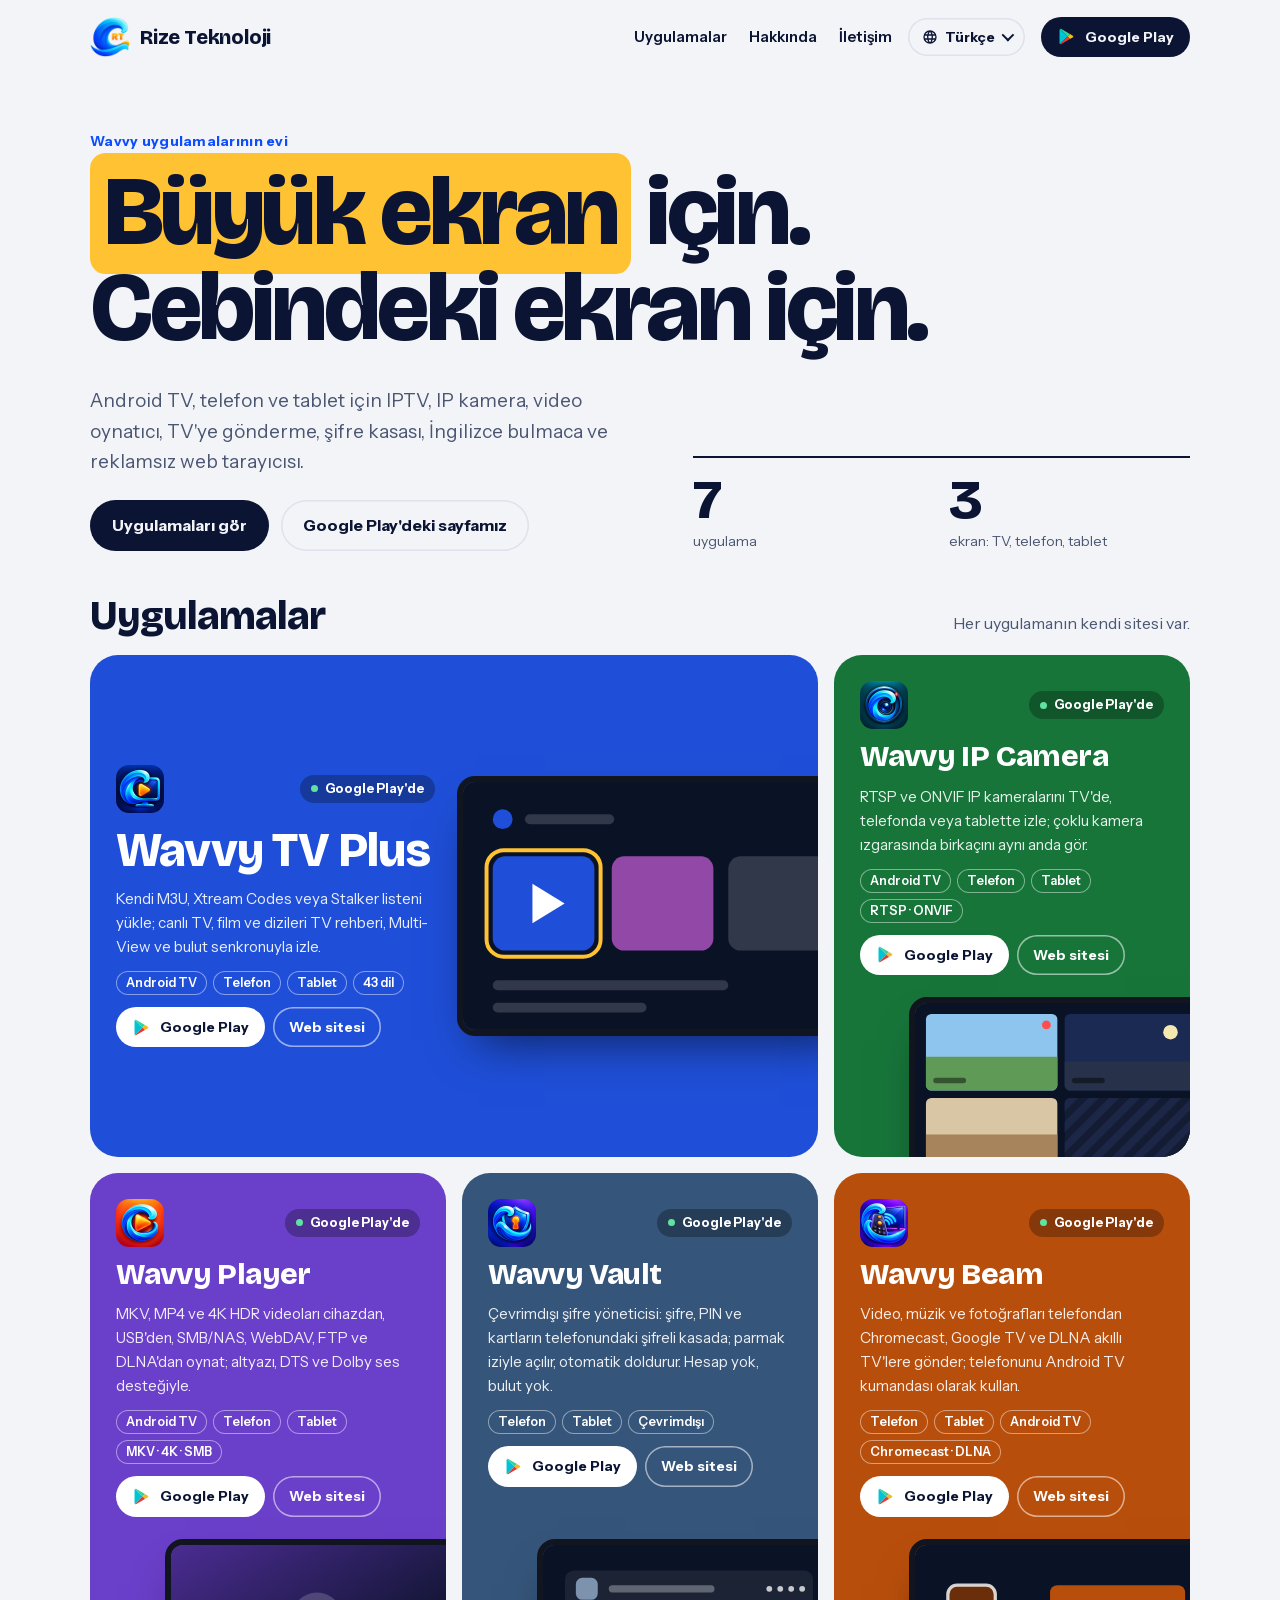
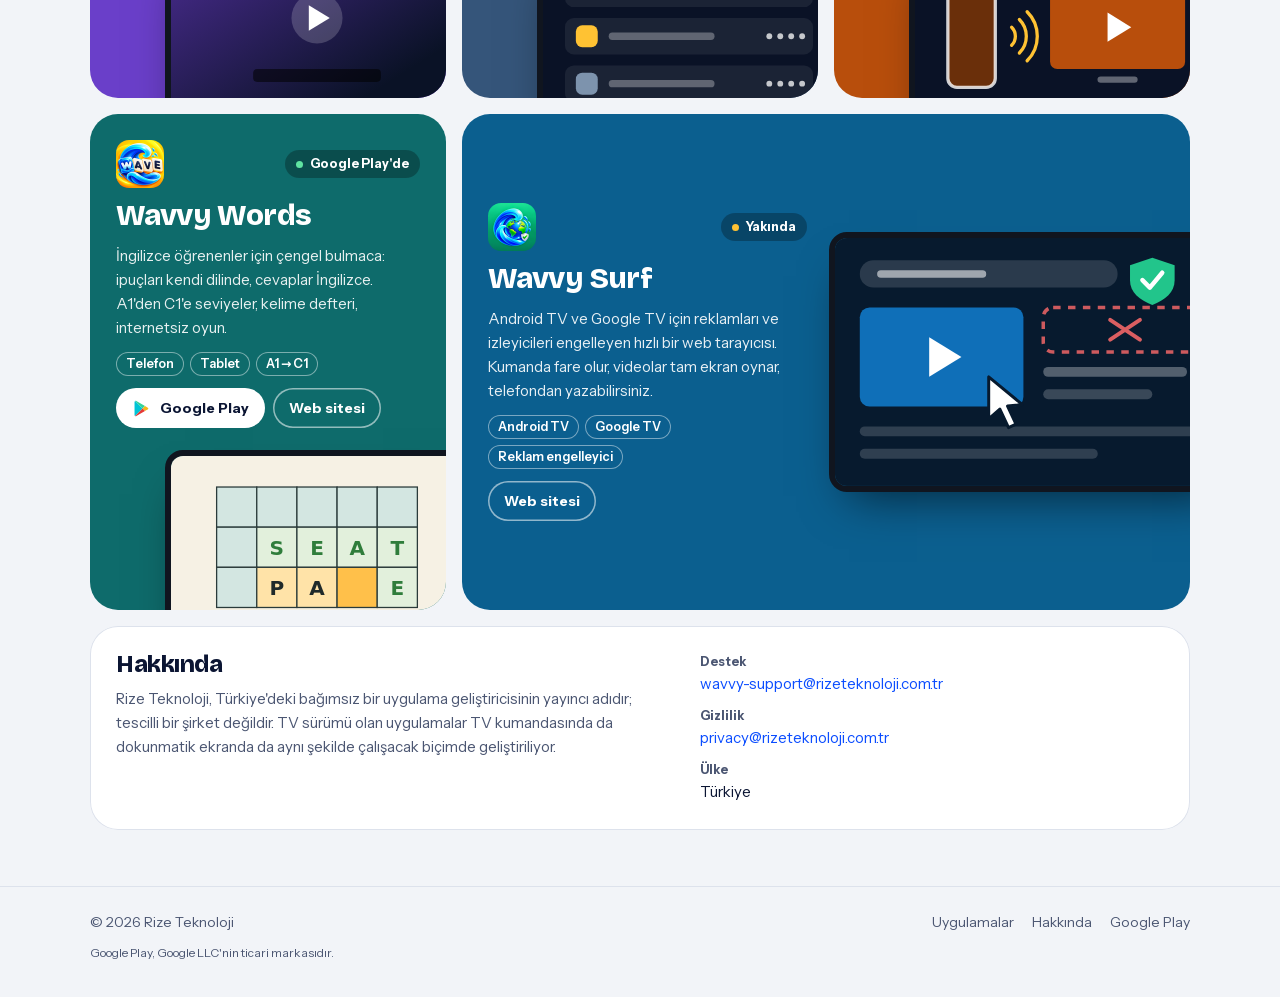
<file: tr/index.html>
<!doctype html>
<html lang="tr">
<head>
<meta charset="utf-8">
<meta name="viewport" content="width=device-width, initial-scale=1">
<title>Rize Teknoloji: Android TV, telefon ve tablet için Wavvy uygulamaları</title>
<meta name="description" content="Rize Teknoloji, Android TV, telefon ve tablet için Wavvy uygulamalarını yayınlar: Wavvy TV Plus, Wavvy IP Camera, Wavvy Player, Wavvy Vault, Wavvy Beam, Wavvy Words ve Wavvy Surf.">
<link rel="canonical" href="https://rizeteknoloji.com.tr/tr/">
<link rel="alternate" hreflang="en" href="https://rizeteknoloji.com.tr/">
<link rel="alternate" hreflang="tr" href="https://rizeteknoloji.com.tr/tr/">
<link rel="alternate" hreflang="pt-BR" href="https://rizeteknoloji.com.tr/pt-br/">
<link rel="alternate" hreflang="de" href="https://rizeteknoloji.com.tr/de/">
<link rel="alternate" hreflang="es" href="https://rizeteknoloji.com.tr/es/">
<link rel="alternate" hreflang="fr" href="https://rizeteknoloji.com.tr/fr/">
<link rel="alternate" hreflang="nl" href="https://rizeteknoloji.com.tr/nl/">
<link rel="alternate" hreflang="hi" href="https://rizeteknoloji.com.tr/hi/">
<link rel="alternate" hreflang="x-default" href="https://rizeteknoloji.com.tr/">
<link rel="icon" href="/favicon.png" sizes="192x192" type="image/png">
<link rel="icon" href="/favicon.ico" sizes="48x48">
<link rel="apple-touch-icon" href="/apple-touch-icon.png">
<meta name="theme-color" content="#0b1533">
<meta property="og:site_name" content="Rize Teknoloji">
<meta property="og:title" content="Rize Teknoloji">
<meta property="og:description" content="Android TV, telefon ve tablet için Wavvy uygulamaları.">
<meta property="og:url" content="https://rizeteknoloji.com.tr/tr/">
<meta property="og:type" content="website">
<meta property="og:locale" content="tr_TR">
<meta property="og:image" content="https://tvplus.rizeteknoloji.com.tr/img/og.jpg">
<link rel="stylesheet" href="/fonts/wavvy.css">
<style>
/* Vitrin: büyük başlık, her uygulama kendi renginde bir kutu. Renkli kutuların üstüne hep beyaz yazı gelir. */
:root{
  --bg:#f2f4f8; --card:#fff; --line:#dde2ec; --ink:#0b1533; --muted:#4b5672; --accent:#0b4dff;
  --tv:#1f4fd8; --cam:#17753a; --player:#6a3fc9; --vault:#35557a; --beam:#b84e0c; --words:#0e6b6b; --surf:#0b5f8f;
  --gold:#ffc233; --navy:#0b1533; --bezel:#10151f;
  --display:"Bricolage Grotesque","Arial Narrow",system-ui,-apple-system,"Segoe UI",Roboto,Arial,sans-serif;
  --body:"Instrument Sans",system-ui,-apple-system,"Segoe UI",Roboto,Arial,sans-serif;
}
@media (prefers-color-scheme:dark){:root{
  --bg:#070c1c; --card:#111a35; --line:#242e54; --ink:#eef2ff; --muted:#a3adc9; --accent:#7b9cff;
}}
*{box-sizing:border-box}
html{-webkit-text-size-adjust:100%;scroll-behavior:smooth}
body{margin:0;background:var(--bg);color:var(--ink);font:16px/1.6 var(--body);overflow-x:hidden}
a{color:inherit;text-decoration:none}
h1,h2,h3,p,ul,dl,dd{margin:0;padding:0}
ul{list-style:none}
img,svg{display:block}
.w{max-width:1148px;margin:0 auto;padding:0 24px}
section{scroll-margin-top:16px}
:focus-visible{outline:3px solid var(--accent);outline-offset:3px;border-radius:6px}

/* üst çubuk */
.hd .w{display:flex;align-items:center;gap:16px;height:74px}
.brand{display:flex;align-items:center;gap:10px;font:800 20px/1 var(--display);letter-spacing:-.01em;white-space:nowrap}
.brand img{width:40px;height:40px;border-radius:12px}
.nav{display:flex;gap:22px;margin-left:auto;font-weight:600;font-size:15px}
.nav a{white-space:nowrap}
.nav a:hover{color:var(--accent)}
.btn{display:inline-flex;align-items:center;gap:9px;font-weight:700;border-radius:999px;padding:13px 22px;white-space:nowrap}
.btn.solid{background:var(--ink);color:var(--bg)}
.btn.ghost{box-shadow:inset 0 0 0 1.5px var(--line)}
.btn.ghost:hover{box-shadow:inset 0 0 0 1.5px var(--ink)}
.btn svg{flex:none;width:19px;height:19px}
.hd .btn{padding:9px 16px;font-size:14px}

/* dil menüsü */
.lang{position:relative}
.lang summary{list-style:none;cursor:pointer;display:flex;align-items:center;gap:7px;font-size:14px;font-weight:700;border-radius:999px;padding:8px 14px;box-shadow:inset 0 0 0 1.5px var(--line);white-space:nowrap}
.lang summary::-webkit-details-marker{display:none}
.lang summary svg{width:16px;height:16px;fill:currentColor}
.lang summary::after{content:"";width:7px;height:7px;border:solid currentColor;border-width:0 2px 2px 0;transform:rotate(45deg) translateY(-2px)}
.lang .short{display:none}
.lang[open] summary{box-shadow:inset 0 0 0 1.5px var(--ink)}
.lang ul{position:absolute;right:0;top:calc(100% + 8px);z-index:10;min-width:190px;padding:6px;border-radius:16px;background:var(--card);box-shadow:0 0 0 1px var(--line),0 18px 40px -12px rgba(11,21,51,.35)}
.lang li a{display:block;padding:8px 12px;border-radius:10px;font-size:15px;font-weight:600}
.lang li a:hover{background:var(--bg)}
.lang li a[aria-current]{color:var(--accent)}

/* açılış */
.hero{padding:56px 0 44px}
.eyebrow{font-weight:700;font-size:14px;color:var(--accent);letter-spacing:.02em}
h1{font:800 clamp(40px,8.6vw,98px)/.98 var(--display);letter-spacing:-.035em;margin:12px 0 30px;text-wrap:balance}
mark{color:var(--navy);background:var(--gold);padding:0 .14em .04em;border-radius:.16em;-webkit-box-decoration-break:clone;box-decoration-break:clone}
.herorow{display:grid;grid-template-columns:1.1fr 1fr;gap:28px 56px;align-items:end}
.herorow>*{min-width:0}
.lead{font-size:19px;color:var(--muted);max-width:52ch;margin-bottom:22px}
.btns{display:flex;flex-wrap:wrap;gap:12px;align-items:center}
.facts{display:grid;grid-template-columns:repeat(2,1fr);gap:16px;border-top:2px solid var(--ink);padding-top:14px}
.facts li{font-size:14px;color:var(--muted);line-height:1.35}
.facts b{display:block;font:800 clamp(34px,5vw,56px)/1 var(--display);color:var(--ink);letter-spacing:-.03em;margin-bottom:4px}

/* uygulamalar */
.sect{display:flex;flex-wrap:wrap;gap:8px 20px;align-items:baseline;justify-content:space-between;margin-bottom:18px}
h2{font:800 clamp(26px,3.4vw,40px)/1.05 var(--display);letter-spacing:-.025em}
.sect p{color:var(--muted)}
.bento{display:grid;grid-template-columns:repeat(6,1fr);gap:16px;padding-bottom:56px}
.tile{grid-column:span 2;border-radius:28px;background:var(--c);color:#fff;padding:26px;display:flex;flex-direction:column;gap:22px;overflow:hidden;min-width:0}
.tile .txt{display:flex;flex-direction:column;gap:12px;min-width:0}
.tile .top{display:flex;align-items:center;gap:12px;justify-content:space-between}
.tile .top img{width:48px;height:48px;border-radius:13px;background:#fff}
.st{display:inline-flex;align-items:center;gap:7px;font-size:12.5px;font-weight:700;white-space:nowrap;border-radius:999px;padding:4px 11px;background:rgba(0,0,0,.28);color:#fff}
.st::before{content:"";width:7px;height:7px;border-radius:50%;background:var(--gold)}
.st.live::before{background:#5fe3a1}
.tile h3{font:800 30px/1.05 var(--display);letter-spacing:-.02em}
.tile p{font-size:15px;color:rgba(255,255,255,.9)}
.tags{display:flex;flex-wrap:wrap;gap:6px}
.tags li{font-size:12.5px;font-weight:600;border-radius:999px;padding:2px 10px;box-shadow:inset 0 0 0 1px rgba(255,255,255,.45)}
.acts{display:flex;flex-wrap:wrap;gap:8px;align-items:center}
.tile .btn{font-size:14px;padding:9px 16px}
.tile .btn.solid{background:#fff;color:var(--navy)}
.tile .btn.ghost{box-shadow:inset 0 0 0 1.5px rgba(255,255,255,.55)}
.tile .btn.ghost:hover{box-shadow:inset 0 0 0 1.5px #fff}
.tile :focus-visible{outline-color:#fff}
.art{margin:auto -16% -20% 16%}
.art svg{width:100%;height:auto;border:6px solid var(--bezel);border-radius:18px;box-shadow:0 24px 44px -20px rgba(0,0,0,.6)}
.tile.wide{grid-column:span 4;display:grid;grid-template-columns:1fr 1.05fr;align-items:center}
.tile.wide .art{margin:0 -22% 0 0}
.tile.wide h3{font-size:clamp(30px,4.4vw,48px)}
/* Surf geniş masaüstünde 4 sütun (Words ile aynı sırada); 900px altında sıradan kutu. */
.tile.wide2{grid-column:span 4;display:grid;grid-template-columns:1fr 1.05fr;align-items:center}
.tile.wide2 .art{margin:0 -22% 0 0}
.tile.about{grid-column:span 6;background:var(--card);color:var(--ink);box-shadow:inset 0 0 0 1px var(--line);display:grid;grid-template-columns:1.2fr 1fr;gap:28px;align-items:start}
.tile.about>*{min-width:0}
.tile.about h3{font-size:24px;margin-bottom:10px}
.tile.about p{color:var(--muted)}
.tile.about dl{display:grid;gap:10px;font-size:15px}
.tile.about dt{font-size:12.5px;font-weight:700;color:var(--muted)}
.tile.about dd{overflow-wrap:anywhere}
.tile.about a{color:var(--accent)}
.tile.about :focus-visible{outline-color:var(--accent)}

/* alt bilgi */
footer{border-top:1px solid var(--line);padding:24px 0 34px;color:var(--muted);font-size:14px}
footer .w{display:flex;flex-wrap:wrap;gap:10px 24px;justify-content:space-between}
footer nav{display:flex;flex-wrap:wrap;gap:6px 18px}
footer a:hover{color:var(--ink)}
footer small{display:block;flex-basis:100%;font-size:12px}

/* Devanagari gibi yüksek harfli yazılar sıkışmasın */
html[lang="hi"] h1{line-height:1.22;letter-spacing:0}
html[lang="hi"] h2,html[lang="hi"] .tile.about h3{letter-spacing:0;line-height:1.3}

@media (max-width:900px){
  .nav{display:none}
  .lang{margin-left:auto}
  .herorow{grid-template-columns:1fr}
  .bento{grid-template-columns:1fr 1fr}
  .tile{grid-column:span 1}
  .tile.wide,.tile.about{grid-column:span 2}
  .tile.wide2{grid-column:span 1;display:flex}
  .tile.wide2 .art{margin:auto -16% -20% 16%}
}
@media (max-width:600px){
  .w{padding:0 16px}
  .hd .w{height:64px;gap:10px}
  .hd .btn{display:none}
  .lang .full{display:none}
  .lang .short{display:inline}
  .lang summary{padding:8px 12px}
  .brand{font-size:18px}
  .hero{padding:36px 0 36px}
  .lead{font-size:17px}
  .facts{gap:10px}
  .bento{grid-template-columns:1fr}
  .tile.wide,.tile.about{grid-column:span 1;grid-template-columns:1fr}
  .tile.wide .art{margin:0 -16% -20% 16%}
}
@media (prefers-reduced-motion:reduce){html{scroll-behavior:auto}}
</style>
<script type="application/ld+json">
{"@context":"https://schema.org","@graph":[
 {"@type":"WebSite","name":"Rize Teknoloji","alternateName":"rizeteknoloji.com.tr","url":"https://rizeteknoloji.com.tr/","inLanguage":["en", "tr", "pt-BR", "de", "es", "fr", "nl", "hi"]},
 {"@type":"Organization","name":"Rize Teknoloji","url":"https://rizeteknoloji.com.tr/","logo":"https://rizeteknoloji.com.tr/favicon.png"}
]}
</script>

</head>
<body>
<svg width="0" height="0" style="position:absolute" aria-hidden="true">
  <symbol id="gp" viewBox="0 0 24 24"><path fill="#00c4d6" d="M4 2.5 13.3 12 4 21.5a1.6 1.6 0 0 1-.8-1.4V3.9c0-.6.3-1.1.8-1.4z"/><path fill="#34d399" d="M16.4 8.9 13.3 12 4 2.5c.4-.3 1-.3 1.5 0l10.9 6.4z"/><path fill="#f6b91a" d="M20 11a1.2 1.2 0 0 1 0 2l-3.6 2.1-3.1-3.1 3.1-3.1L20 11z"/><path fill="#e53935" d="M16.4 15.1 5.5 21.5c-.5.3-1.1.3-1.5 0l9.3-9.5 3.1 3.1z"/></symbol>
</svg>

<header class="hd">
 <div class="w">
  <a class="brand" href="/tr/"><img src="/favicon.png" alt="" width="40" height="40">Rize Teknoloji</a>
  <nav class="nav" aria-label="Bölümler">
   <a href="#apps">Uygulamalar</a>
   <a href="#about">Hakkında</a>
   <a href="#contact">İletişim</a>
  </nav>
  <details class="lang">
   <summary aria-label="Dil"><svg viewBox="0 0 24 24" aria-hidden="true"><path d="M12 2a10 10 0 1 0 0 20 10 10 0 0 0 0-20zm6.9 6h-3a15.7 15.7 0 0 0-1.4-3.6A8 8 0 0 1 18.9 8zM12 4a14 14 0 0 1 1.9 4h-3.8A14 14 0 0 1 12 4zM4.3 14a8.2 8.2 0 0 1 0-4h3.4a16.5 16.5 0 0 0 0 4H4.3zm.8 2h3a15.7 15.7 0 0 0 1.4 3.6A8 8 0 0 1 5.1 16zm3-8h-3a8 8 0 0 1 4.4-3.6A15.7 15.7 0 0 0 8.1 8zM12 20a14 14 0 0 1-1.9-4h3.8A14 14 0 0 1 12 20zm2.3-6H9.7a14.7 14.7 0 0 1 0-4h4.6a14.7 14.7 0 0 1 0 4zm.2 5.6a15.7 15.7 0 0 0 1.4-3.6h3a8 8 0 0 1-4.4 3.6zM16.3 14a16.5 16.5 0 0 0 0-4h3.4a8.2 8.2 0 0 1 0 4h-3.4z"/></svg><span class="full">Türkçe</span><span class="short">TR</span></summary>
   <ul>
    <li><a href="/" hreflang="en" lang="en">English</a></li>
    <li><a href="/tr/" hreflang="tr" lang="tr" aria-current="page">Türkçe</a></li>
    <li><a href="/pt-br/" hreflang="pt-BR" lang="pt-BR">Português (Brasil)</a></li>
    <li><a href="/de/" hreflang="de" lang="de">Deutsch</a></li>
    <li><a href="/es/" hreflang="es" lang="es">Español</a></li>
    <li><a href="/fr/" hreflang="fr" lang="fr">Français</a></li>
    <li><a href="/nl/" hreflang="nl" lang="nl">Nederlands</a></li>
    <li><a href="/hi/" hreflang="hi" lang="hi">हिन्दी</a></li>
   </ul>
  </details>
  <a class="btn solid" href="https://play.google.com/store/apps/developer?id=Rize+Teknoloji&amp;hl=tr"><svg aria-hidden="true"><use href="#gp"/></svg>Google Play</a>
 </div>
</header>

<main>
 <section class="hero">
  <div class="w">
   <p class="eyebrow">Wavvy uygulamalarının evi</p>
   <h1><mark>Büyük ekran</mark> için. Cebindeki ekran için.</h1>
   <div class="herorow">
    <div>
     <p class="lead">Android TV, telefon ve tablet için IPTV, IP kamera, video oynatıcı, TV'ye gönderme, şifre kasası, İngilizce bulmaca ve reklamsız web tarayıcısı.</p>
     <div class="btns"><a class="btn solid" href="#apps">Uygulamaları gör</a><a class="btn ghost" href="https://play.google.com/store/apps/developer?id=Rize+Teknoloji&amp;hl=tr">Google Play'deki sayfamız</a></div>
    </div>
    <ul class="facts"><li><b>7</b>uygulama</li><li><b>3</b>ekran: TV, telefon, tablet</li></ul>
   </div>
  </div>
 </section>

 <section id="apps">
  <div class="w">
   <div class="sect"><h2>Uygulamalar</h2><p>Her uygulamanın kendi sitesi var.</p></div>
   <div class="bento">
    <article class="tile wide" style="--c:var(--tv)">
     <div class="txt">
      <div class="top"><img src="/img/wavvy-tv-plus.png?v=47f30e9c" alt="" width="48" height="48" loading="lazy"><span class="st live">Google Play'de</span></div>
      <h3>Wavvy TV Plus</h3>
      <p>Kendi M3U, Xtream Codes veya Stalker listeni yükle; canlı TV, film ve dizileri TV rehberi, Multi-View ve bulut senkronuyla izle.</p>
      <ul class="tags"><li>Android TV</li><li>Telefon</li><li>Tablet</li><li>43 dil</li></ul>
      <div class="acts"><a class="btn solid" href="https://play.google.com/store/apps/details?id=com.wavvy.tvplus&amp;hl=tr"><svg aria-hidden="true"><use href="#gp"/></svg>Google Play</a><a class="btn ghost" href="https://tvplus.rizeteknoloji.com.tr/tr/">Web sitesi</a></div>
     </div>
     <div class="art"><svg viewBox="0 0 160 100" aria-hidden="true"><rect width="160" height="100" fill="#0a1226"/><circle cx="16" cy="15" r="4" fill="#1f4fd8"/><rect x="25" y="13" width="36" height="4" rx="2" fill="#fff" opacity=".16"/><rect x="12" y="30" width="41" height="38" rx="5" fill="#1f4fd8"/><rect x="9.5" y="27.5" width="46" height="43" rx="7" fill="none" stroke="#ffc233" stroke-width="1.6"/><path d="M28 41v16l13-8z" fill="#fff"/><rect x="60" y="30" width="41" height="38" rx="5" fill="#9248a6"/><rect x="107" y="30" width="41" height="38" rx="5" fill="#fff" opacity=".16"/><rect x="12" y="80" width="95" height="4" rx="2" fill="#fff" opacity=".16"/><rect x="12" y="89" width="62" height="4" rx="2" fill="#fff" opacity=".16"/></svg></div>
    </article>
    <article class="tile" style="--c:var(--cam)">
     <div class="txt">
      <div class="top"><img src="/img/wavvy-cam.png?v=cc6f16b5" alt="" width="48" height="48" loading="lazy"><span class="st live">Google Play'de</span></div>
      <h3>Wavvy IP Camera</h3>
      <p>RTSP ve ONVIF IP kameralarını TV'de, telefonda veya tablette izle; çoklu kamera ızgarasında birkaçını aynı anda gör.</p>
      <ul class="tags"><li>Android TV</li><li>Telefon</li><li>Tablet</li><li>RTSP · ONVIF</li></ul>
      <div class="acts"><a class="btn solid" href="https://play.google.com/store/apps/details?id=com.wavvy.cam&amp;hl=tr"><svg aria-hidden="true"><use href="#gp"/></svg>Google Play</a><a class="btn ghost" href="https://cam.rizeteknoloji.com.tr/tr/">Web sitesi</a></div>
     </div>
     <div class="art"><svg viewBox="0 0 160 100" aria-hidden="true"><defs><pattern id="ns" width="8" height="8" patternUnits="userSpaceOnUse" patternTransform="rotate(45)"><rect width="4" height="8" fill="#1c2748"/></pattern></defs><rect width="160" height="100" fill="#0a1226"/><rect x="6" y="6" width="72" height="42" rx="3" fill="#8ec5ee"/><path d="M6 29.5h72V45a3 3 0 0 1-3 3H9a3 3 0 0 1-3-3z" fill="#5f9a57"/><circle cx="72" cy="12" r="2.4" fill="#ff4d4d"/><rect x="82" y="6" width="72" height="42" rx="3" fill="#1b2a52"/><path d="M82 32h72v13a3 3 0 0 1-3 3H85a3 3 0 0 1-3-3z" fill="#27324a"/><circle cx="140" cy="16" r="4" fill="#f4e7b0"/><rect x="6" y="52" width="72" height="42" rx="3" fill="#d9c6a4"/><path d="M6 72h72v19a3 3 0 0 1-3 3H9a3 3 0 0 1-3-3z" fill="#a8845c"/><rect x="82" y="52" width="72" height="42" rx="3" fill="#141c33"/><rect x="82" y="52" width="72" height="42" rx="3" fill="url(#ns)"/><g fill="#000" opacity=".45"><rect x="10" y="41" width="18" height="3" rx="1.5"/><rect x="86" y="41" width="18" height="3" rx="1.5"/><rect x="10" y="87" width="18" height="3" rx="1.5"/><rect x="86" y="87" width="18" height="3" rx="1.5"/></g></svg></div>
    </article>
    <article class="tile" style="--c:var(--player)">
     <div class="txt">
      <div class="top"><img src="/img/wavvy-player.png?v=ecd8351e" alt="" width="48" height="48" loading="lazy"><span class="st live">Google Play'de</span></div>
      <h3>Wavvy Player</h3>
      <p>MKV, MP4 ve 4K HDR videoları cihazdan, USB'den, SMB/NAS, WebDAV, FTP ve DLNA'dan oynat; altyazı, DTS ve Dolby ses desteğiyle.</p>
      <ul class="tags"><li>Android TV</li><li>Telefon</li><li>Tablet</li><li>MKV · 4K · SMB</li></ul>
      <div class="acts"><a class="btn solid" href="https://play.google.com/store/apps/details?id=com.wavvy.player&amp;hl=tr"><svg aria-hidden="true"><use href="#gp"/></svg>Google Play</a><a class="btn ghost" href="https://player.rizeteknoloji.com.tr/tr/">Web sitesi</a></div>
     </div>
     <div class="art"><svg viewBox="0 0 160 100" aria-hidden="true"><defs><linearGradient id="pl" x1="0" y1="0" x2="1" y2="1"><stop offset="0" stop-color="#4b2c92"/><stop offset=".75" stop-color="#0a1226"/></linearGradient></defs><rect width="160" height="100" fill="url(#pl)"/><circle cx="80" cy="40" r="14" fill="#fff" opacity=".18"/><path d="M75.5 33v14l11.5-7z" fill="#fff"/><rect x="45" y="68" width="70" height="7" rx="2.2" fill="#000" opacity=".55"/><rect x="13" y="86" width="134" height="3" rx="1.5" fill="#fff" opacity=".22"/><rect x="13" y="86" width="56" height="3" rx="1.5" fill="#ffc233"/></svg></div>
    </article>
    <article class="tile" style="--c:var(--vault)">
     <div class="txt">
      <div class="top"><img src="/img/wavvy-vault.png?v=b48cde3c" alt="" width="48" height="48" loading="lazy"><span class="st live">Google Play'de</span></div>
      <h3>Wavvy Vault</h3>
      <p>Çevrimdışı şifre yöneticisi: şifre, PIN ve kartların telefonundaki şifreli kasada; parmak iziyle açılır, otomatik doldurur. Hesap yok, bulut yok.</p>
      <ul class="tags"><li>Telefon</li><li>Tablet</li><li>Çevrimdışı</li></ul>
      <div class="acts"><a class="btn solid" href="https://play.google.com/store/apps/details?id=com.wavvy.vault&amp;hl=tr"><svg aria-hidden="true"><use href="#gp"/></svg>Google Play</a><a class="btn ghost" href="https://vault.rizeteknoloji.com.tr/tr/">Web sitesi</a></div>
     </div>
     <div class="art"><svg viewBox="0 0 160 100" aria-hidden="true"><rect width="160" height="100" fill="#0a1226"/><rect x="12" y="14" width="136" height="20" rx="5" fill="#fff" opacity=".07"/><rect x="18" y="18" width="12" height="12" rx="3.5" fill="#7d93ad"/><rect x="36" y="22" width="58" height="4" rx="2" fill="#fff" opacity=".3"/><g fill="#fff" opacity=".75"><circle cx="124" cy="24" r="1.6"/><circle cx="130" cy="24" r="1.6"/><circle cx="136" cy="24" r="1.6"/><circle cx="142" cy="24" r="1.6"/></g><rect x="12" y="40" width="136" height="20" rx="5" fill="#fff" opacity=".07"/><rect x="18" y="44" width="12" height="12" rx="3.5" fill="#ffc233"/><rect x="36" y="48" width="58" height="4" rx="2" fill="#fff" opacity=".3"/><g fill="#fff" opacity=".75"><circle cx="124" cy="50" r="1.6"/><circle cx="130" cy="50" r="1.6"/><circle cx="136" cy="50" r="1.6"/><circle cx="142" cy="50" r="1.6"/></g><rect x="12" y="66" width="136" height="20" rx="5" fill="#fff" opacity=".07"/><rect x="18" y="70" width="12" height="12" rx="3.5" fill="#7d93ad"/><rect x="36" y="74" width="58" height="4" rx="2" fill="#fff" opacity=".3"/><g fill="#fff" opacity=".75"><circle cx="124" cy="76" r="1.6"/><circle cx="130" cy="76" r="1.6"/><circle cx="136" cy="76" r="1.6"/><circle cx="142" cy="76" r="1.6"/></g></svg></div>
    </article>
    <article class="tile" style="--c:var(--beam)">
     <div class="txt">
      <div class="top"><img src="/img/wavvy-beam.png?v=8de315ca" alt="" width="48" height="48" loading="lazy"><span class="st live">Google Play'de</span></div>
      <h3>Wavvy Beam</h3>
      <p>Video, müzik ve fotoğrafları telefondan Chromecast, Google TV ve DLNA akıllı TV'lere gönder; telefonunu Android TV kumandası olarak kullan.</p>
      <ul class="tags"><li>Telefon</li><li>Tablet</li><li>Android TV</li><li>Chromecast · DLNA</li></ul>
      <div class="acts"><a class="btn solid" href="https://play.google.com/store/apps/details?id=com.wavvy.beam&amp;hl=tr"><svg aria-hidden="true"><use href="#gp"/></svg>Google Play</a><a class="btn ghost" href="https://beam.rizeteknoloji.com.tr/tr/">Web sitesi</a></div>
     </div>
     <div class="art"><svg viewBox="0 0 160 100" aria-hidden="true"><rect width="160" height="100" fill="#0a1226"/><rect x="18" y="22" width="26" height="56" rx="5" fill="#6a2f0a" stroke="#fff" stroke-opacity=".8" stroke-width="1.8"/><g fill="none" stroke="#ffc233" stroke-width="1.8" stroke-linecap="round"><path d="M52.95 45.05a7 7 0 0 1 0 9.9"/><path d="M57.19 40.81a13 13 0 0 1 0 18.38"/><path d="M61.44 36.56a19 19 0 0 1 0 26.88"/></g><rect x="74" y="22" width="74" height="46" rx="4" fill="#b84e0c"/><rect x="100" y="72" width="22" height="3.5" rx="1.75" fill="#fff" opacity=".35"/><path d="M105.5 37v16l13-8z" fill="#fff"/></svg></div>
    </article>
    <article class="tile" style="--c:var(--words)">
     <div class="txt">
      <div class="top"><img src="/img/wavvy-words.png?v=c1e95c54" alt="" width="48" height="48" loading="lazy"><span class="st live">Google Play'de</span></div>
      <h3>Wavvy Words</h3>
      <p>İngilizce öğrenenler için çengel bulmaca: ipuçları kendi dilinde, cevaplar İngilizce. A1'den C1'e seviyeler, kelime defteri, internetsiz oyun.</p>
      <ul class="tags"><li>Telefon</li><li>Tablet</li><li>A1 → C1</li></ul>
      <div class="acts"><a class="btn solid" href="https://play.google.com/store/apps/details?id=com.wavvy.words&amp;hl=tr"><svg aria-hidden="true"><use href="#gp"/></svg>Google Play</a><a class="btn ghost" href="https://words.rizeteknoloji.com.tr/#tr">Web sitesi</a></div>
     </div>
     <div class="art"><svg viewBox="0 0 160 100" aria-hidden="true"><rect width="160" height="100" fill="#f6f1e4"/><g stroke="#2a3b3a" stroke-width=".7" font-family="system-ui,-apple-system,Segoe UI,Roboto,Arial,sans-serif" font-weight="700" font-size="11" text-anchor="middle"><rect x="25" y="17" width="22" height="22" fill="#d3e6e1"/><rect x="47" y="17" width="22" height="22" fill="#d3e6e1"/><rect x="69" y="17" width="22" height="22" fill="#d3e6e1"/><rect x="91" y="17" width="22" height="22" fill="#d3e6e1"/><rect x="113" y="17" width="22" height="22" fill="#d3e6e1"/><rect x="25" y="39" width="22" height="22" fill="#d3e6e1"/><rect x="47" y="39" width="22" height="22" fill="#e2f0dc"/><text x="58" y="54" stroke="none" fill="#2f7d3b">S</text><rect x="69" y="39" width="22" height="22" fill="#e2f0dc"/><text x="80" y="54" stroke="none" fill="#2f7d3b">E</text><rect x="91" y="39" width="22" height="22" fill="#e2f0dc"/><text x="102" y="54" stroke="none" fill="#2f7d3b">A</text><rect x="113" y="39" width="22" height="22" fill="#e2f0dc"/><text x="124" y="54" stroke="none" fill="#2f7d3b">T</text><rect x="25" y="61" width="22" height="22" fill="#d3e6e1"/><rect x="47" y="61" width="22" height="22" fill="#ffe3a8"/><text x="58" y="76" stroke="none" fill="#1f2a2a">P</text><rect x="69" y="61" width="22" height="22" fill="#ffe3a8"/><text x="80" y="76" stroke="none" fill="#1f2a2a">A</text><rect x="91" y="61" width="22" height="22" fill="#ffc04a"/><rect x="113" y="61" width="22" height="22" fill="#e2f0dc"/><text x="124" y="76" stroke="none" fill="#2f7d3b">E</text></g></svg></div>
    </article>
    <article class="tile wide2" style="--c:var(--surf)">
     <div class="txt">
      <div class="top"><img src="/img/wavvy-surf.png?v=6e816096" alt="" width="48" height="48" loading="lazy"><span class="st">Yakında</span></div>
      <h3>Wavvy Surf</h3>
      <p>Android TV ve Google TV için reklamları ve izleyicileri engelleyen hızlı bir web tarayıcısı. Kumanda fare olur, videolar tam ekran oynar, telefondan yazabilirsiniz.</p>
      <ul class="tags"><li>Android TV</li><li>Google TV</li><li>Reklam engelleyici</li></ul>
      <div class="acts"><a class="btn ghost" href="https://surf.rizeteknoloji.com.tr/tr/">Web sitesi</a></div>
     </div>
     <div class="art"><svg viewBox="0 0 160 100" aria-hidden="true"><rect width="160" height="100" fill="#071a2e"/><rect x="10" y="9" width="104" height="11" rx="5.5" fill="#fff" opacity=".14"/><rect x="17" y="13" width="44" height="3" rx="1.5" fill="#fff" opacity=".55"/><path d="M128 8l9 3v6c0 5-4 8-9 10-5-2-9-5-9-10v-6z" fill="#22c58b"/><path d="M124 17l3 3 5-6" fill="none" stroke="#fff" stroke-width="1.8" stroke-linecap="round" stroke-linejoin="round"/><rect x="10" y="28" width="66" height="40" rx="4" fill="#0f6fb8"/><path d="M38 40v16l13-8z" fill="#fff"/><rect x="84" y="28" width="66" height="18" rx="4" fill="none" stroke="#ff6b6b" stroke-width="1.4" stroke-dasharray="3 3" opacity=".8"/><path d="M111 33l12 8M123 33l-12 8" stroke="#ff6b6b" stroke-width="1.6" stroke-linecap="round" opacity=".85"/><rect x="84" y="52" width="58" height="4" rx="2" fill="#fff" opacity=".3"/><rect x="84" y="61" width="44" height="4" rx="2" fill="#fff" opacity=".2"/><rect x="10" y="76" width="140" height="4" rx="2" fill="#fff" opacity=".16"/><rect x="10" y="85" width="96" height="4" rx="2" fill="#fff" opacity=".16"/><path d="M62 56l0 17 4.5-4 3.5 7.5 3-1.4-3.4-7.3 6-.6z" fill="#fff" stroke="#071a2e" stroke-width="1.2" stroke-linejoin="round"/></svg></div>
    </article>
    <div class="tile about" id="about">
     <div><h3>Hakkında</h3><p>Rize Teknoloji, Türkiye'deki bağımsız bir uygulama geliştiricisinin yayıncı adıdır; tescilli bir şirket değildir. TV sürümü olan uygulamalar TV kumandasında da dokunmatik ekranda da aynı şekilde çalışacak biçimde geliştiriliyor.</p></div>
     <dl id="contact">
      <div><dt>Destek</dt><dd><a href="mailto:wavvy-support@rizeteknoloji.com.tr">wavvy-support@rizeteknoloji.com.tr</a></dd></div>
      <div><dt>Gizlilik</dt><dd><a href="mailto:privacy@rizeteknoloji.com.tr">privacy@rizeteknoloji.com.tr</a></dd></div>
      <div><dt>Ülke</dt><dd>Türkiye</dd></div>
     </dl>
    </div>
   </div>
  </div>
 </section>
</main>

<footer>
 <div class="w">
  <span>© <span id="y">2026</span> Rize Teknoloji</span>
  <nav aria-label="Bölümler"><a href="#apps">Uygulamalar</a><a href="#about">Hakkında</a><a href="https://play.google.com/store/apps/developer?id=Rize+Teknoloji&amp;hl=tr">Google Play</a></nav>
  <small>Google Play, Google LLC'nin ticari markasıdır.</small>
 </div>
</footer>

<script>
(function(){
  var d=document.querySelector('.lang');
  document.addEventListener('click',function(e){ if(d.open&&!d.contains(e.target)) d.open=false; });
  document.addEventListener('keydown',function(e){ if(e.key==='Escape') d.open=false; });
  d.querySelectorAll('a').forEach(function(a){
    a.addEventListener('click',function(){ try{ localStorage.setItem('lang',a.getAttribute('hreflang')); }catch(e){} });
  });
  document.getElementById('y').textContent=new Date().getFullYear();
})();
</script>
</body>
</html>
</file>
<file: fonts/wavvy.css>
/* Bricolage Grotesque (başlık) + Instrument Sans (gövde), SIL OFL 1.1. Değişken ağırlık; latin + latin-ext. */
@font-face{font-family:"Bricolage Grotesque";font-style:normal;font-weight:500 800;font-stretch:100%;font-display:swap;src:url(bricolage-latin-ext.woff2) format("woff2");unicode-range:U+0100-02BA,U+02BD-02C5,U+02C7-02CC,U+02CE-02D7,U+02DD-02FF,U+0304,U+0308,U+0329,U+1D00-1DBF,U+1E00-1E9F,U+1EF2-1EFF,U+2020,U+20A0-20AB,U+20AD-20C4,U+2113,U+2C60-2C7F,U+A720-A7FF}
@font-face{font-family:"Bricolage Grotesque";font-style:normal;font-weight:500 800;font-stretch:100%;font-display:swap;src:url(bricolage-latin.woff2) format("woff2");unicode-range:U+0000-00FF,U+0131,U+0152-0153,U+02BB-02BC,U+02C6,U+02DA,U+02DC,U+0304,U+0308,U+0329,U+2000-206F,U+20AC,U+2122,U+2191,U+2193,U+2212,U+2215,U+FEFF,U+FFFD}
@font-face{font-family:"Instrument Sans";font-style:normal;font-weight:400 700;font-stretch:100%;font-display:swap;src:url(instrument-latin-ext.woff2) format("woff2");unicode-range:U+0100-02BA,U+02BD-02C5,U+02C7-02CC,U+02CE-02D7,U+02DD-02FF,U+0304,U+0308,U+0329,U+1D00-1DBF,U+1E00-1E9F,U+1EF2-1EFF,U+2020,U+20A0-20AB,U+20AD-20C4,U+2113,U+2C60-2C7F,U+A720-A7FF}
@font-face{font-family:"Instrument Sans";font-style:normal;font-weight:400 700;font-stretch:100%;font-display:swap;src:url(instrument-latin.woff2) format("woff2");unicode-range:U+0000-00FF,U+0131,U+0152-0153,U+02BB-02BC,U+02C6,U+02DA,U+02DC,U+0304,U+0308,U+0329,U+2000-206F,U+20AC,U+2122,U+2191,U+2193,U+2212,U+2215,U+FEFF,U+FFFD}
</file>
